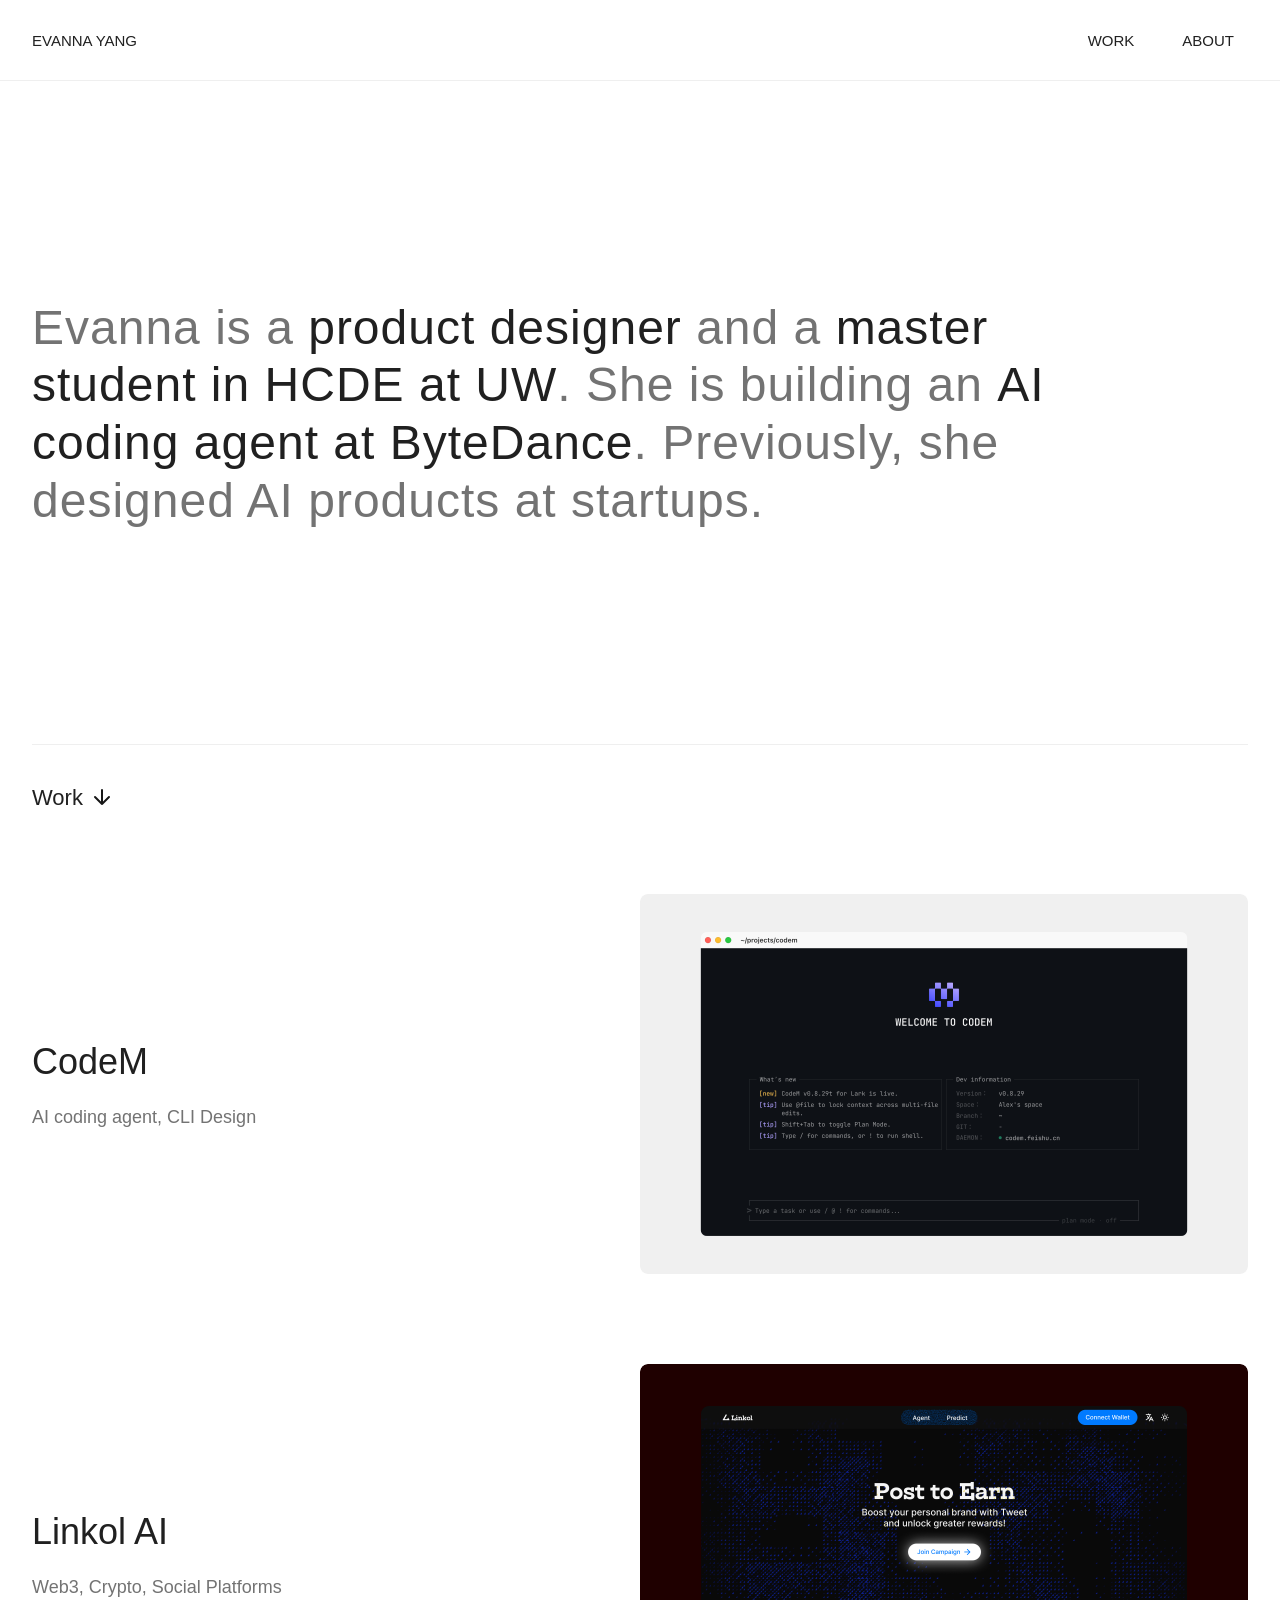
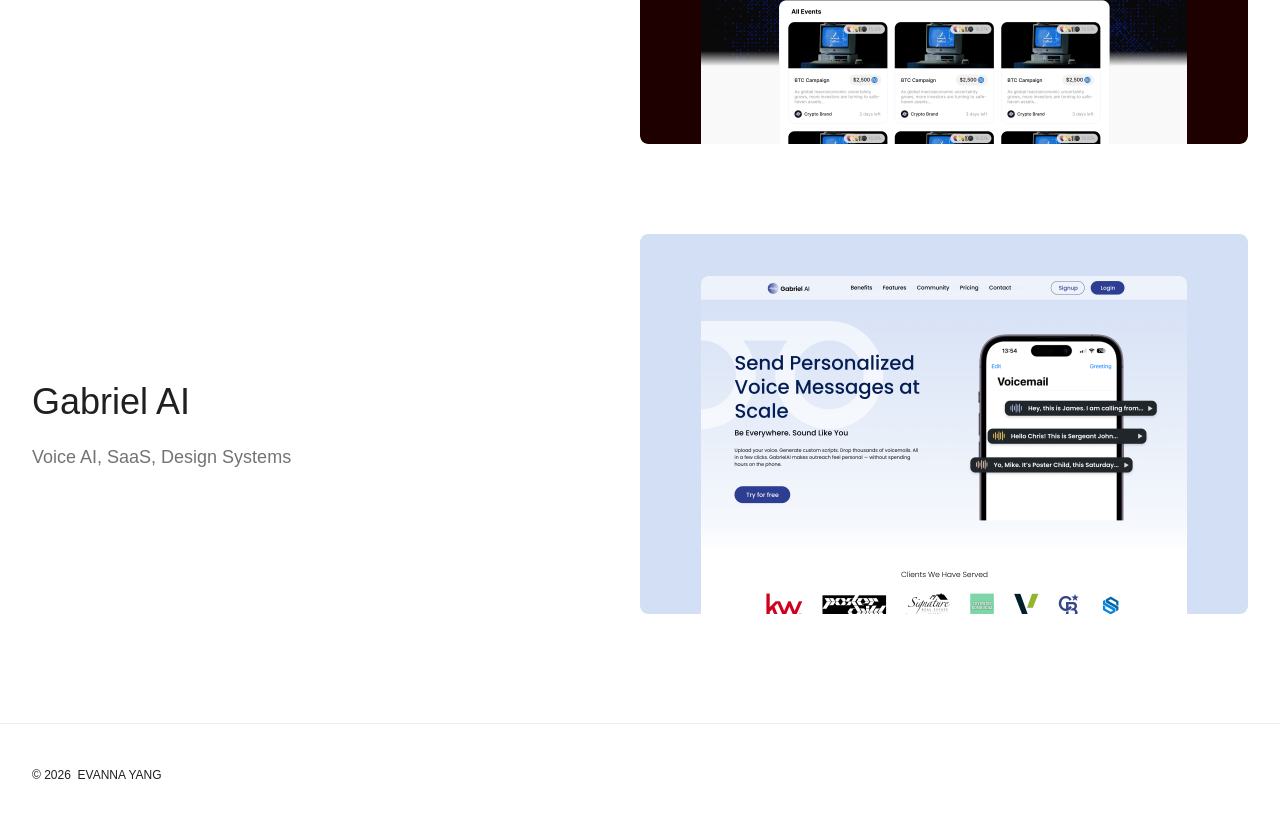
<file: index.html>
<!doctype html>
<html lang="en">
<head>
  <meta charset="utf-8">
  <meta name="viewport" content="width=device-width, initial-scale=1">
  <meta name="description" content="Evanna Yang is a product designer building AI products and developer tools.">
  <title>evannayang‘s portfolio</title>
  <link rel="stylesheet" href="styles/landing.css?v=20261017">
<link rel="stylesheet" href="vendor/lenis/lenis.css"><link rel="stylesheet" href="styles/lenis-integration.css"><link rel="icon" type="image/png" sizes="192x192" href="assets/ey-favicon-192.png"></head>
<body>
  <a class="skip-link" href="#main">Skip to content</a>
  <header class="navigation">
    <a class="wordmark" href="#top">EVANNA YANG</a>
    <nav aria-label="Site navigation"><a href="#work">WORK</a><a href="about.html">ABOUT</a></nav>
  </header>
  <main id="main">
    <section class="hero" id="top" aria-labelledby="hero-title">
      <h1 id="hero-title"><span class="muted">Evanna is a </span><span class="proximity-text">product designer</span><span class="muted"> and a </span><span class="proximity-text">master student in HCDE at UW</span><span class="muted">. She is building an </span><span class="proximity-text">AI coding agent at ByteDance</span><span class="muted">. Previously, she designed AI products at startups.</span></h1>
    </section>
    <section class="work" id="work" aria-labelledby="work-title">
      <div class="section-head"><h2 id="work-title">Work</h2><img src="assets/landing-work-arrow.svg" width="38" height="38" alt="" aria-hidden="true"></div>
      <article class="project">
        <a class="project-link" href="projects/codem-concise.html" aria-label="View CodeM project">
          <div class="project-copy"><h3>CodeM</h3><p>AI coding agent, CLI Design</p></div>
          <div class="project-media"><img class="project-cover" src="assets/landing-codem-cover.png" width="608" height="380" alt="CodeM CLI homepage" loading="lazy"><div class="project-hover codem-hover" aria-hidden="true"><img class="codem-bg" src="assets/codem-hover-bg.png" alt=""><div class="codem-logo"><img src="assets/codem-hover-logo-mark.svg" alt=""><img src="assets/codem-hover-logo-text-1.svg" alt=""><img src="assets/codem-hover-logo-text-2.svg" alt=""></div></div></div>
        </a>
      </article>
      <article class="project">
        <a class="project-link" href="projects/linkol-concise.html" aria-label="View Linkol AI project">
          <div class="project-copy"><h3>Linkol AI</h3><p>Web3, Crypto, Social Platforms</p></div>
          <div class="project-media"><img class="project-cover" src="assets/landing-linkol-cover.png" width="608" height="380" alt="Linkol AI campaign discovery" loading="lazy"><div class="project-hover linkol-hover" aria-hidden="true"><img src="assets/linkol-hover-logo.png" alt=""></div></div>
        </a>
      </article>
      <article class="project">
        <a class="project-link" href="projects/gabriel-concise.html" aria-label="View Gabriel AI project">
          <div class="project-copy"><h3>Gabriel AI</h3><p>Voice AI, SaaS, Design Systems</p></div>
          <div class="project-media"><img class="project-cover" src="assets/landing-gabriel-cover.png" width="608" height="380" alt="Gabriel AI voice outreach landing page" loading="lazy"><div class="project-hover gabriel-hover" aria-hidden="true"><img src="assets/gabriel-hover-logo.png" alt=""></div></div>
        </a>
      </article>
    </section>
  </main>
  <footer id="about">© 2026&nbsp; EVANNA YANG</footer>
<script src="vendor/lenis/lenis.min.js" defer></script><script src="scripts/lenis-init.js" defer></script><script src="scripts/hero-proximity.js?v=20261017" defer></script></body>
</html>
</file>
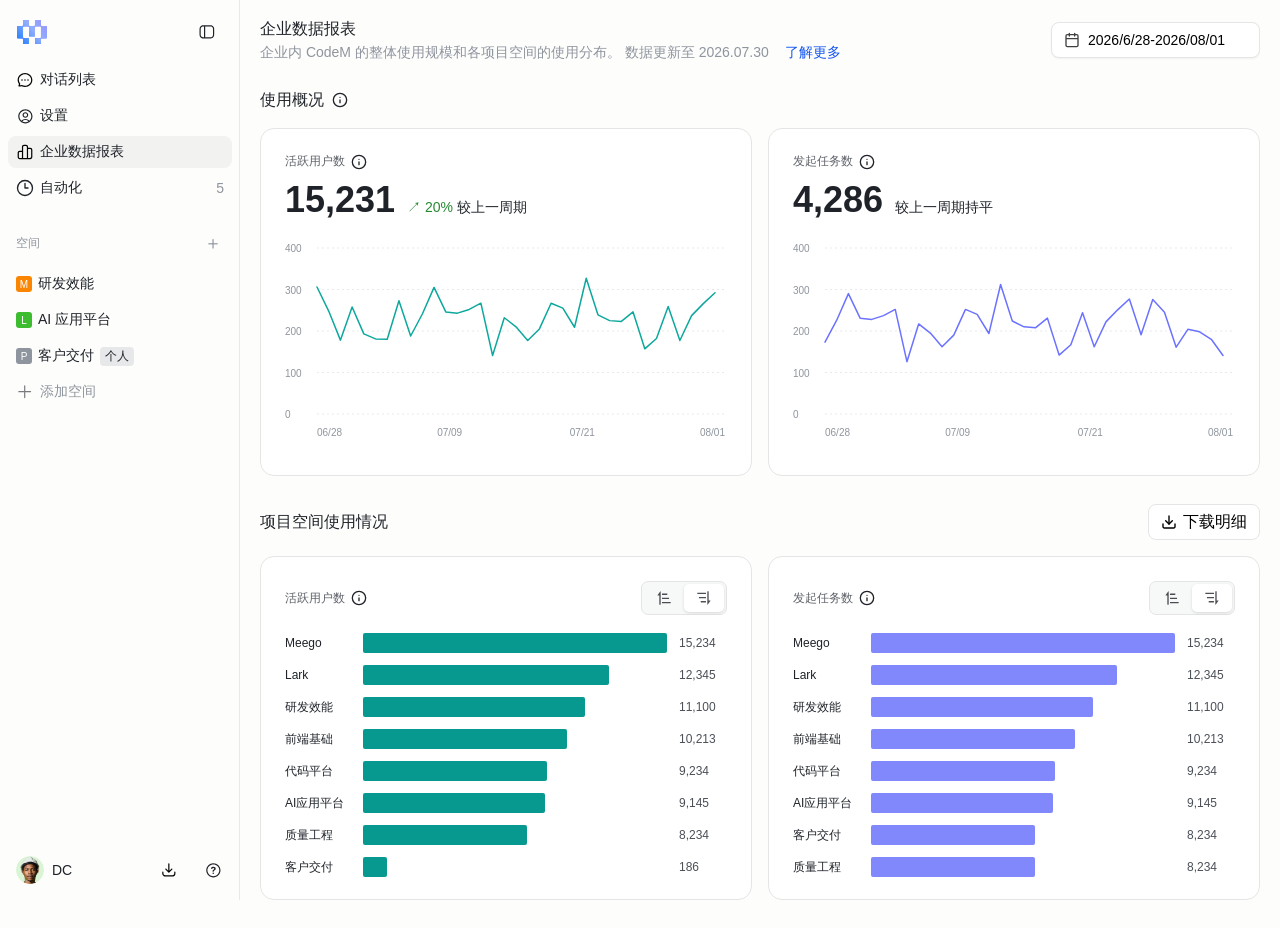
<file: analytics-demo/index.html>
<!doctype html>
<html lang="zh-CN">
<head>
  <meta charset="utf-8">
  <meta name="viewport" content="width=device-width, initial-scale=1">
  <title>CodeM 数据报表 Demo</title>
  <link rel="stylesheet" href="./styles.css">
</head>
<body>
  <div class="app">
    <aside class="sidebar">
      <div class="sidebar-top">
        <div class="brand"><img src="./assets/img6-b2e97.svg" alt="飞书项目"><span class="brand-collapse"><img src="./assets/img24X24-d57ed.svg" alt=""></span></div>
        <div class="menu" id="main-menu">
          <div class="menu-item hover-only"><img src="./assets/img24X25-ae580.svg" alt="">对话列表</div>
          <div class="menu-item hover-only"><img src="./assets/img24X26-65c81.svg" alt="">设置</div>
          <button class="menu-item" data-view="enterprise"><img src="./assets/imgColumn-dab1c.svg" alt="">企业数据报表</button>
          <div class="menu-item hover-only"><img src="./assets/imgClock3-f11c8.svg" alt="">自动化 <small>5</small></div>
        </div>
        <div class="space-heading">空间 <span class="hover-only">＋</span></div>
        <div class="menu" id="space-menu">
          <button class="menu-item" data-view="rd"><span class="space-mark orange">M</span>研发效能</button>
          <button class="menu-item" data-view="ai"><span class="space-mark green">L</span>AI 应用平台</button>
          <div class="menu-item hover-only"><span class="space-mark gray">P</span>客户交付 <em>个人</em></div>
          <div class="menu-item hover-only muted"><img src="./assets/img24X28-be8ae.svg" alt="">添加空间</div>
        </div>
      </div>
      <div class="sidebar-bottom"><span class="account"><img src="./assets/imgAvatarSource-4300b.png" alt="">DC</span><span class="hover-only"><img src="./assets/img24X29-b5744.svg" alt=""></span><span class="hover-only"><img src="./assets/img24X30-402dd.svg" alt=""></span></div>
    </aside>
    <main class="main">
      <div id="space-header" class="space-header hidden"><span id="space-logo" class="space-logo">M</span><span><strong id="space-name">研发效能</strong><small>This is a description</small></span></div>
      <div class="workspace">
        <nav id="space-subnav" class="subnav hidden">
          <div class="hover-only">Agent 定义</div><div class="hover-only">技能和工具</div><div class="hover-only">沙箱</div><div class="selected">数据报表</div><div class="hover-only">操作记录</div><div class="hover-only">空间信息</div>
        </nav>
        <div class="content">
          <header class="report-header">
            <div><h1 id="report-title">企业数据报表</h1><p><span id="report-description">企业内 CodeM 的整体使用规模和各项目空间的使用分布。</span> <span>数据更新至 2026.07.30</span> <a class="hover-only">了解更多</a></p></div>
            <button id="date-trigger" class="date-trigger"><img src="./assets/imgIconCalendar-b6cfc.svg" alt=""><span id="date-label">2026/6/28-2026/08/01</span></button>
          </header>
          <div id="report-body"></div>
        </div>
      </div>
    </main>
  </div>
  <div id="calendar-overlay" class="calendar-overlay hidden"><div class="calendar-popover" role="dialog" aria-label="选择日期范围"><div class="calendar-months" id="calendar-months"></div><div class="calendar-actions"><button data-days="7">近 7 天</button><button data-days="30">近 30 天</button><button data-days="90">近 90 天</button></div></div></div>
  <script src="./app.js"></script>
</body>
</html>
</file>
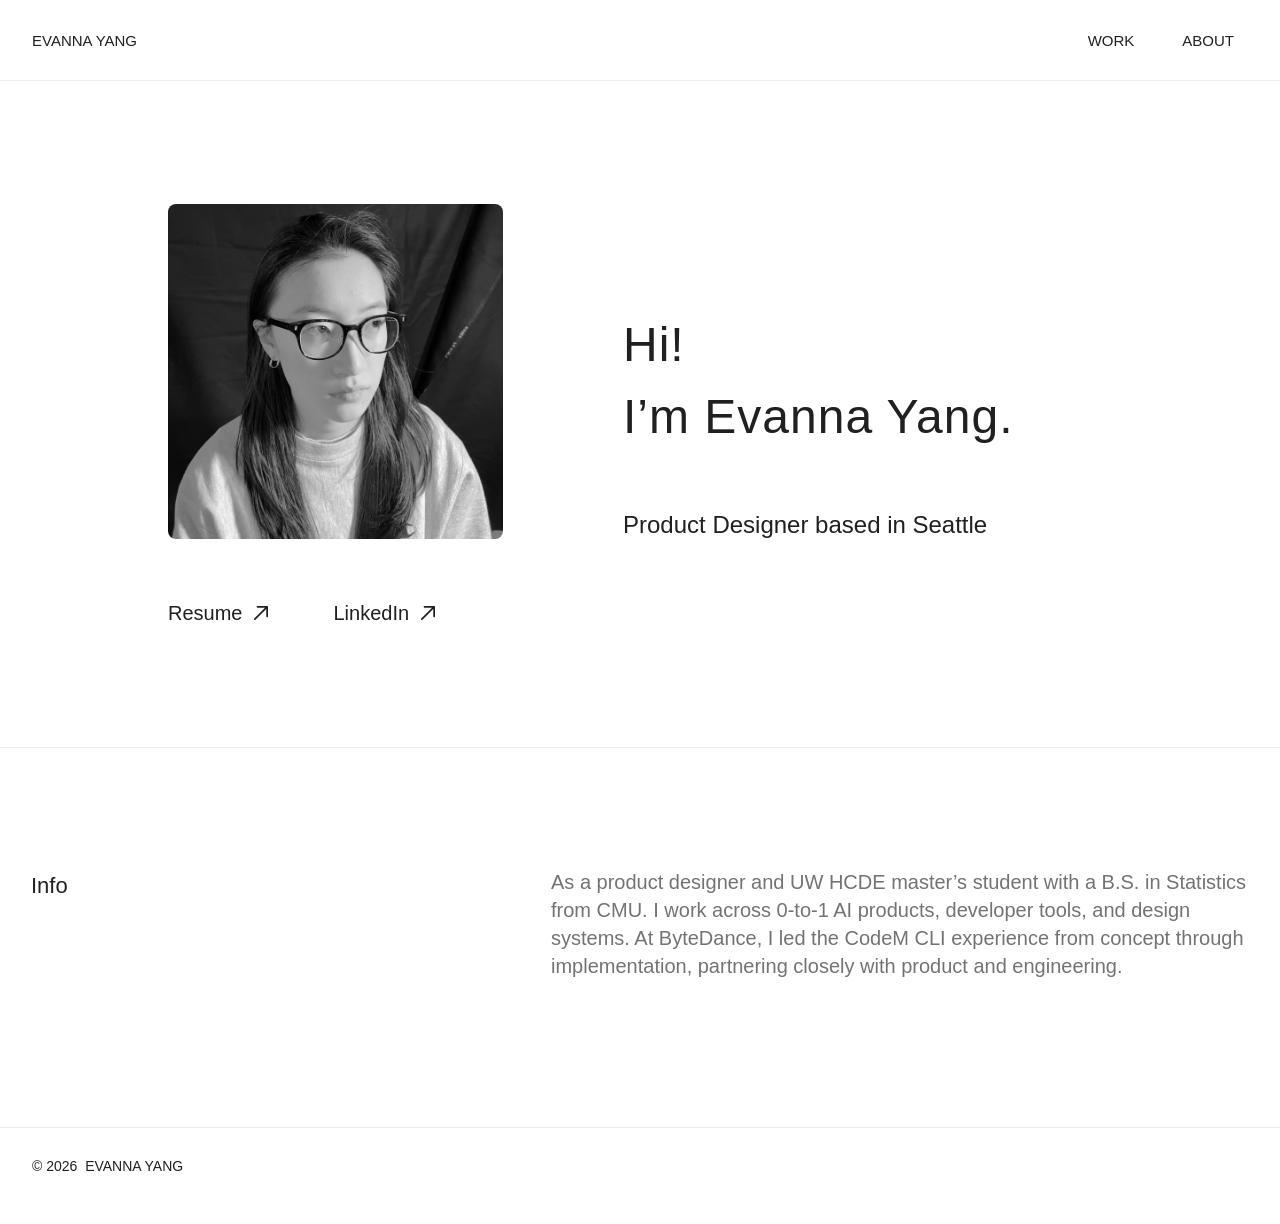
<file: about.html>
<!doctype html>
<html lang="en">
<head>
  <meta charset="utf-8">
  <meta name="viewport" content="width=device-width, initial-scale=1">
  <meta name="description" content="About Evanna Yang, a product designer based in Seattle.">
  <title>About — Evanna Yang</title>
  <link rel="stylesheet" href="styles/about.css">
<link rel="stylesheet" href="vendor/lenis/lenis.css"><link rel="stylesheet" href="styles/lenis-integration.css"><link rel="icon" type="image/png" sizes="192x192" href="assets/ey-favicon-192.png"></head>
<body>
  <a class="skip-link" href="#main">Skip to content</a>
  <header class="navigation">
    <a class="wordmark" href="index.html">EVANNA YANG</a>
    <nav aria-label="Site navigation"><a href="index.html#work">WORK</a><a href="about.html" aria-current="page">ABOUT</a></nav>
  </header>
  <main id="main">
    <section class="intro" aria-labelledby="intro-title">
      <div class="portrait"><img src="assets/about-portrait.jpg" width="3024" height="4032" alt="Portrait of Evanna Yang"></div>
      <div class="intro-copy">
        <h1 id="intro-title">Hi!<br>I’m Evanna Yang.</h1>
        <p>Product Designer based in Seattle</p>
      </div>
      <div class="intro-links">
        <a href="assets/EVANNA-RESUME-NEW.pdf?v=20261017" target="_blank" rel="noopener noreferrer">Resume <img src="assets/about-external-arrow.svg" width="14" height="14" alt=""></a>
        <a href="https://www.linkedin.com/in/fan-evanna-yang" target="_blank" rel="noopener noreferrer">LinkedIn <img src="assets/about-external-arrow.svg" width="14" height="14" alt=""></a>
      </div>
    </section>
    <section class="info" aria-labelledby="info-title">
      <h2 id="info-title">Info</h2>
      <p>As a product designer and UW HCDE master’s student with a B.S. in Statistics from CMU. I work across 0-to-1 AI products, developer tools, and design systems. At ByteDance, I led the CodeM CLI experience from concept through implementation, partnering closely with product and engineering.</p>
    </section>
  </main>
  <footer>© 2026&nbsp; EVANNA YANG</footer>
<script src="vendor/lenis/lenis.min.js" defer></script><script src="scripts/lenis-init.js" defer></script></body>
</html>
</file>
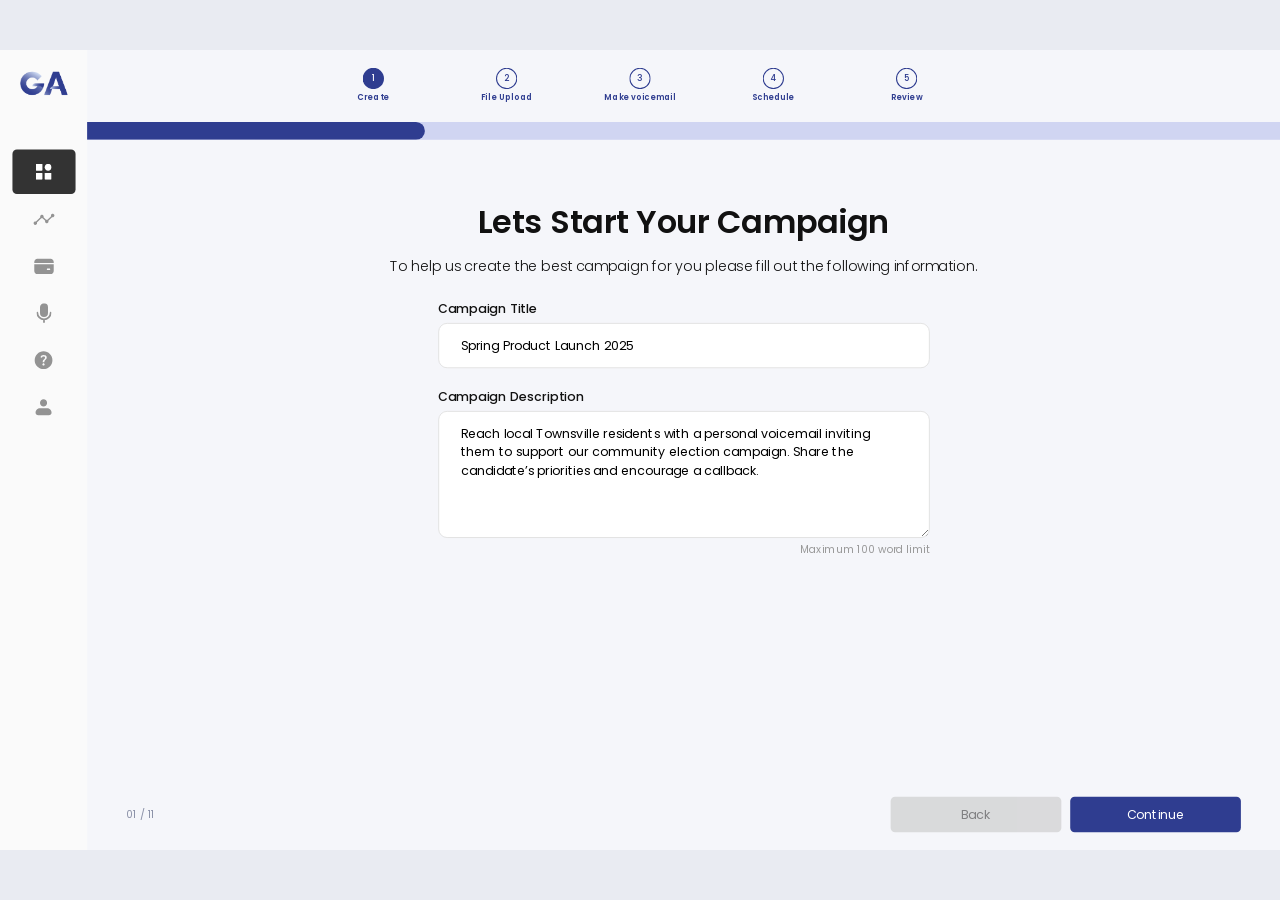
<file: onboarding-prototype.html>
<!doctype html><html lang="en"><head><meta charset="utf-8"><meta name="viewport" content="width=device-width,initial-scale=1"><title>GA Campaign Onboarding Prototype</title><link rel="preconnect" href="https://fonts.googleapis.com"><link rel="preconnect" href="https://fonts.gstatic.com" crossorigin><link href="https://fonts.googleapis.com/css2?family=Poppins:wght@300;400;500;600&display=swap" rel="stylesheet"><link rel="stylesheet" href="styles/onboarding-prototype.css?v=20261015-speed"><link rel="stylesheet" href="vendor/lenis/lenis.css"><link rel="stylesheet" href="styles/lenis-integration.css"><link rel="icon" type="image/png" sizes="192x192" href="assets/ey-favicon-192.png"></head><body><div class="app"><aside class="sidebar"><div class="logo"><img src="assets/onboarding/logo.png" alt="GA"></div><div class="nav active"><img src="assets/onboarding/5b23a.svg" alt="Campaigns"></div><div class="nav"><img src="assets/onboarding/52162.svg" alt="Analytics"></div><div class="nav"><img src="assets/onboarding/016a8.svg" alt="Payments"></div><div class="nav"><img src="assets/onboarding/00f1e.svg" alt="Voice"></div><div class="nav"><img src="assets/onboarding/2cff0.svg" alt="Help"></div><div class="nav"><img src="assets/onboarding/6e924.svg" alt="Profile"></div></aside><main><header><div class="steps" id="steps"></div><div class="track"><div class="track-fill" id="trackFill"></div></div></header><section class="stage" id="stage" aria-live="polite"></section><footer><span id="pageCount">01 / 11</span><div class="actions"><button id="back" class="secondary">Back</button><button id="next" class="primary">Continue</button></div></footer></main></div><div class="demo-cursor" id="cursor" aria-hidden="true"><span></span></div><script src="scripts/onboarding-prototype.js?v=20261015-fit2"></script><script src="vendor/lenis/lenis.min.js" defer></script><script src="scripts/lenis-init.js" defer></script></body></html>
</file>
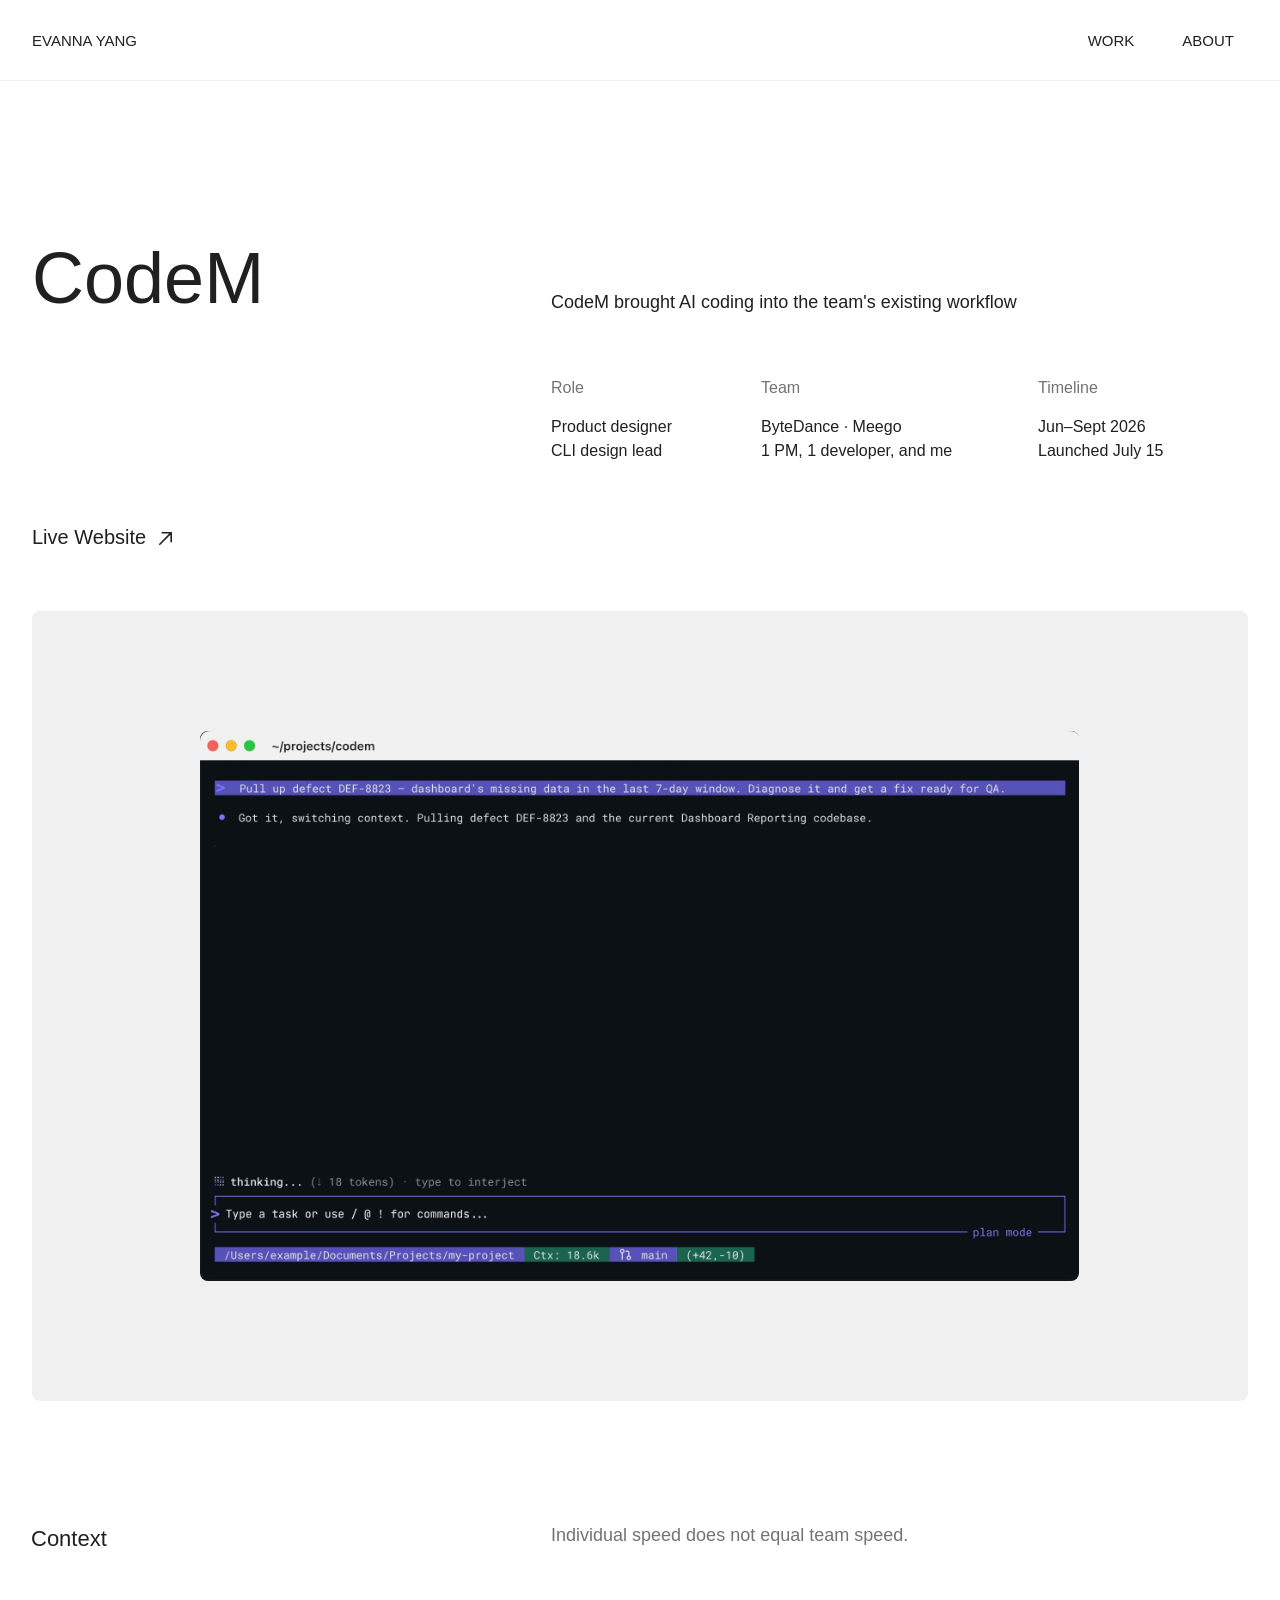
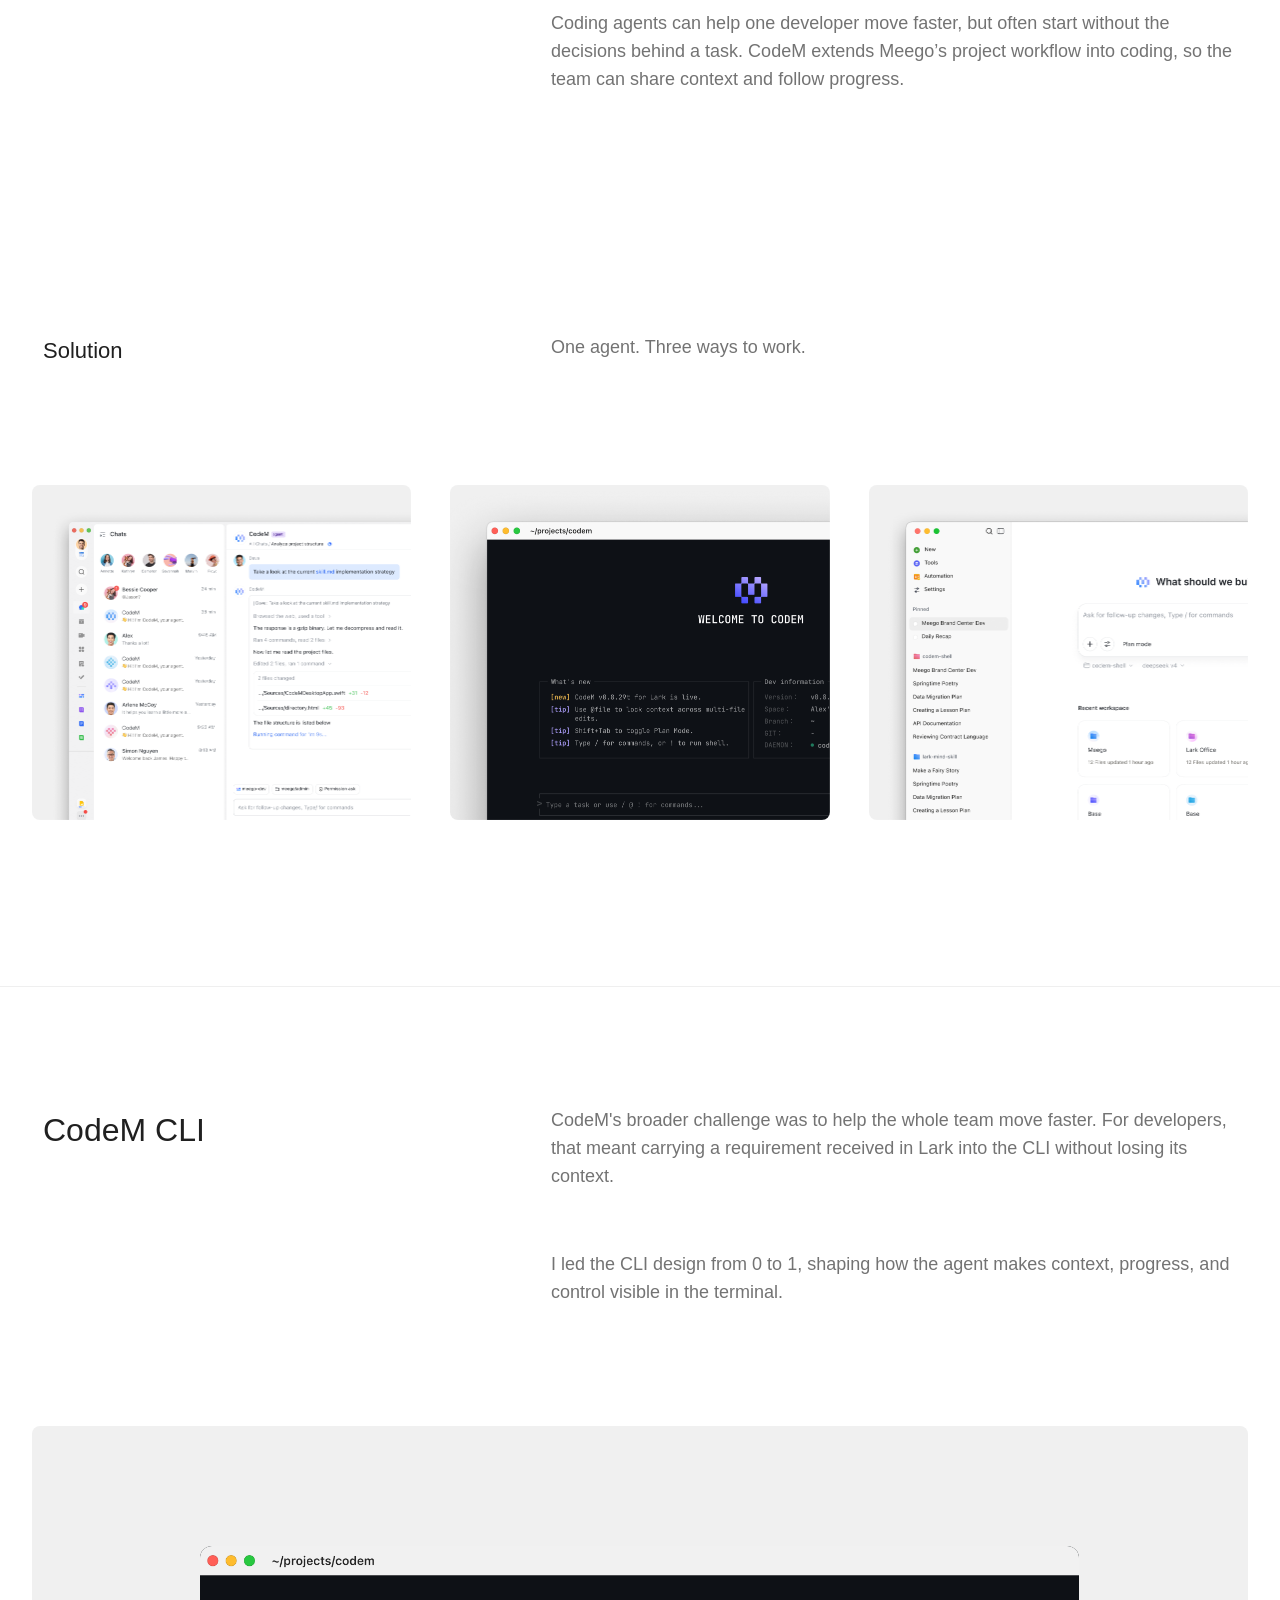
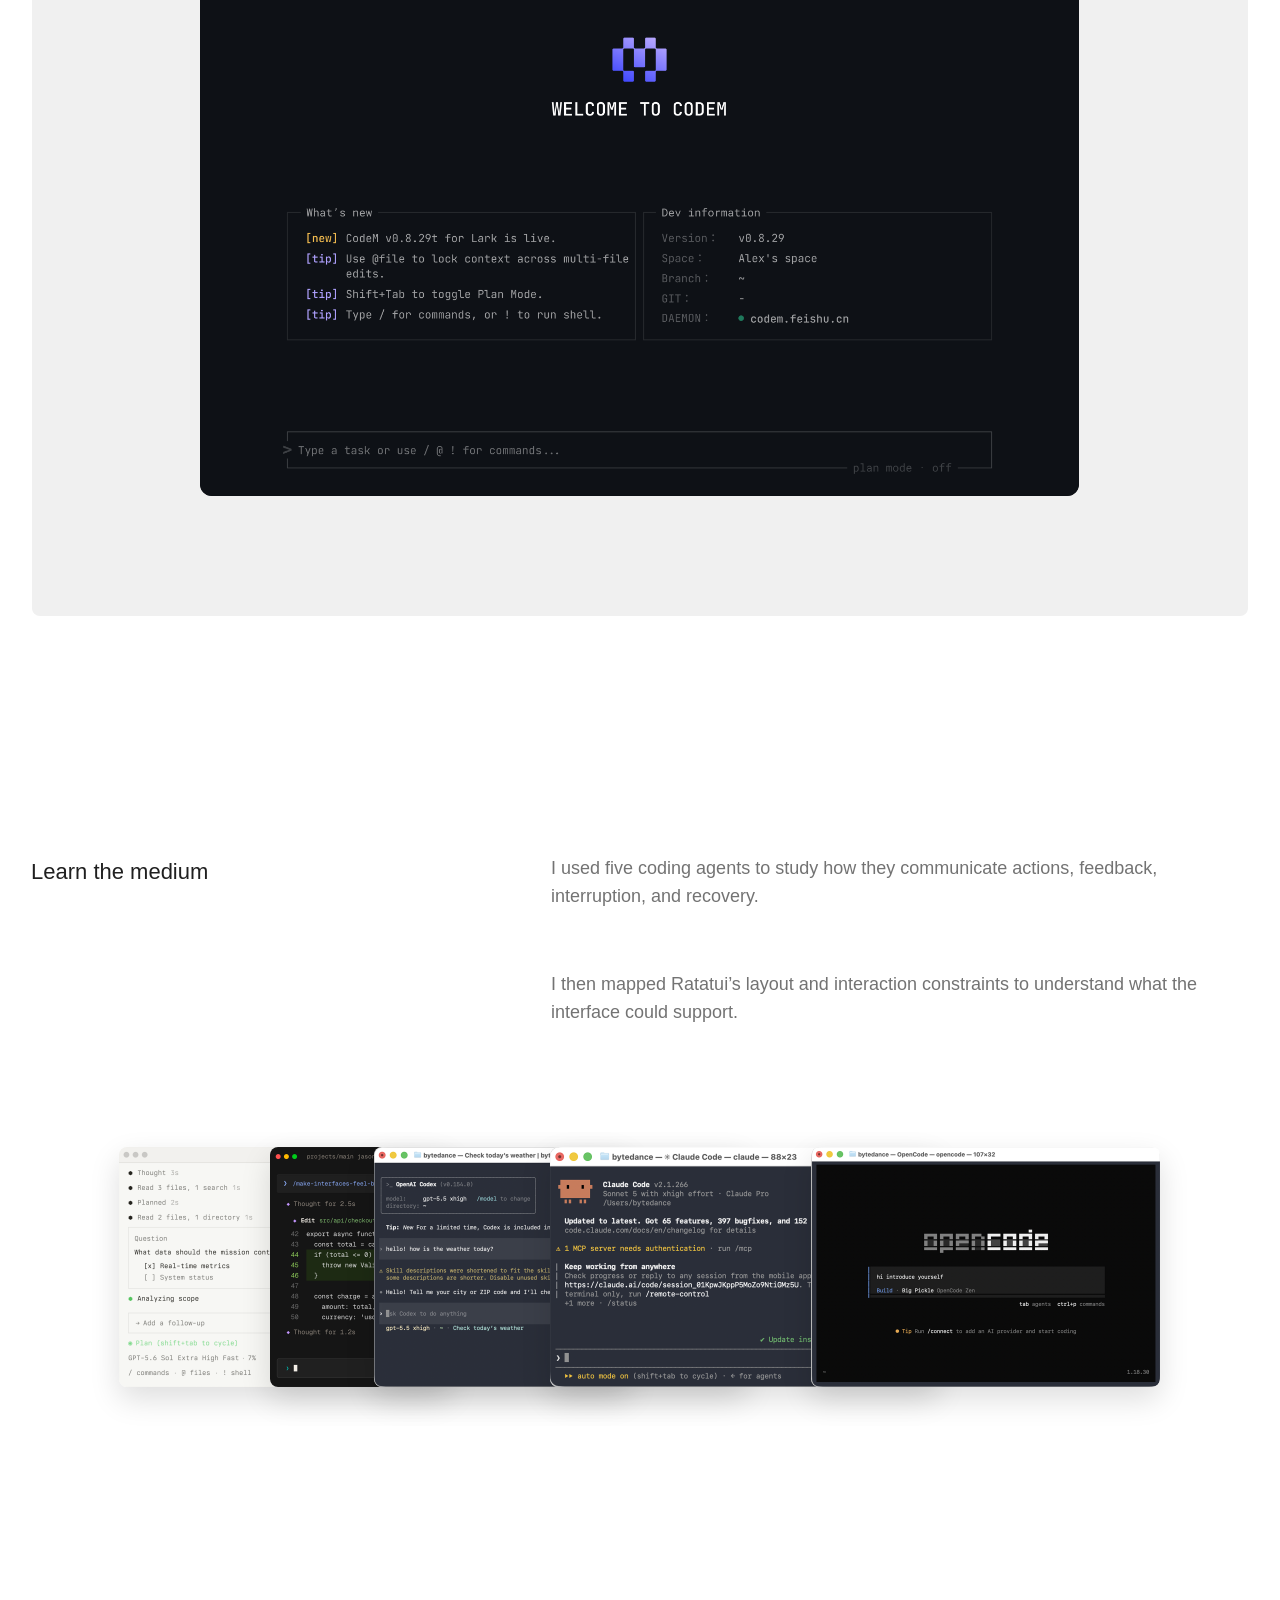
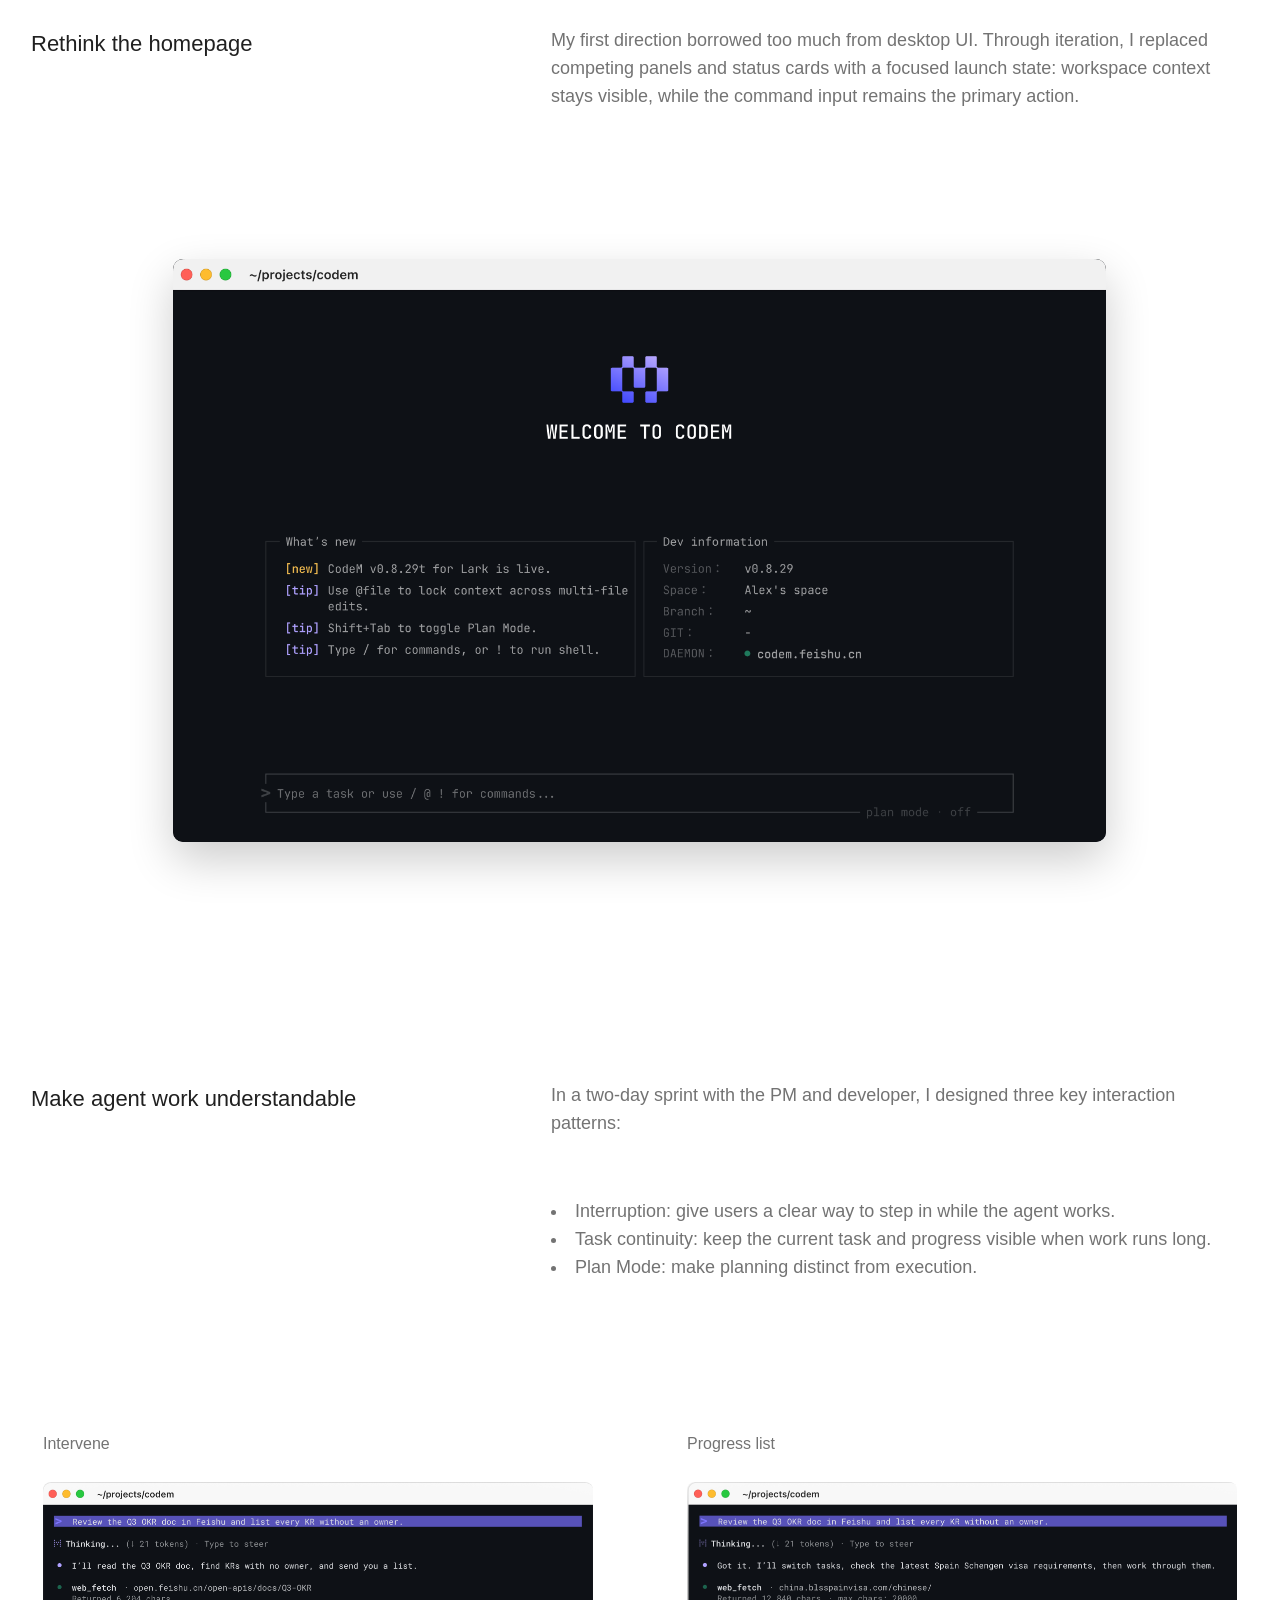
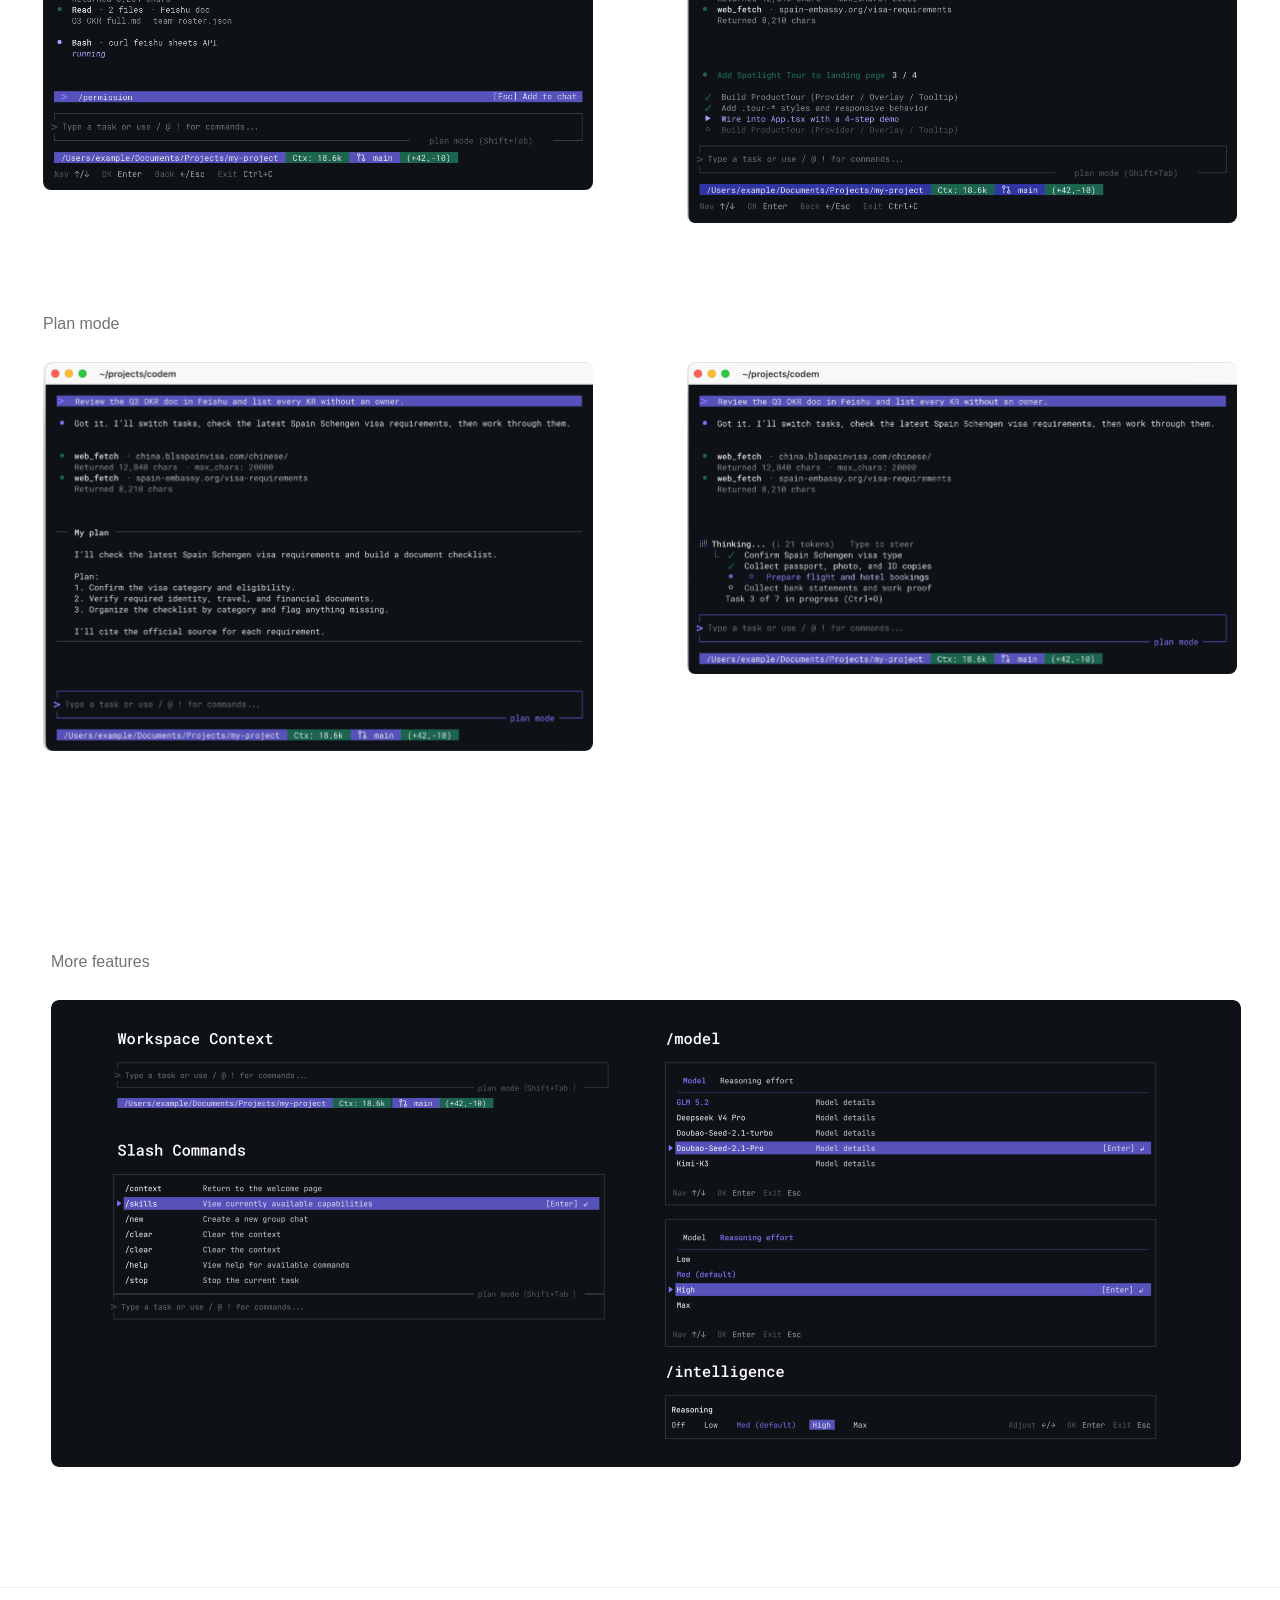
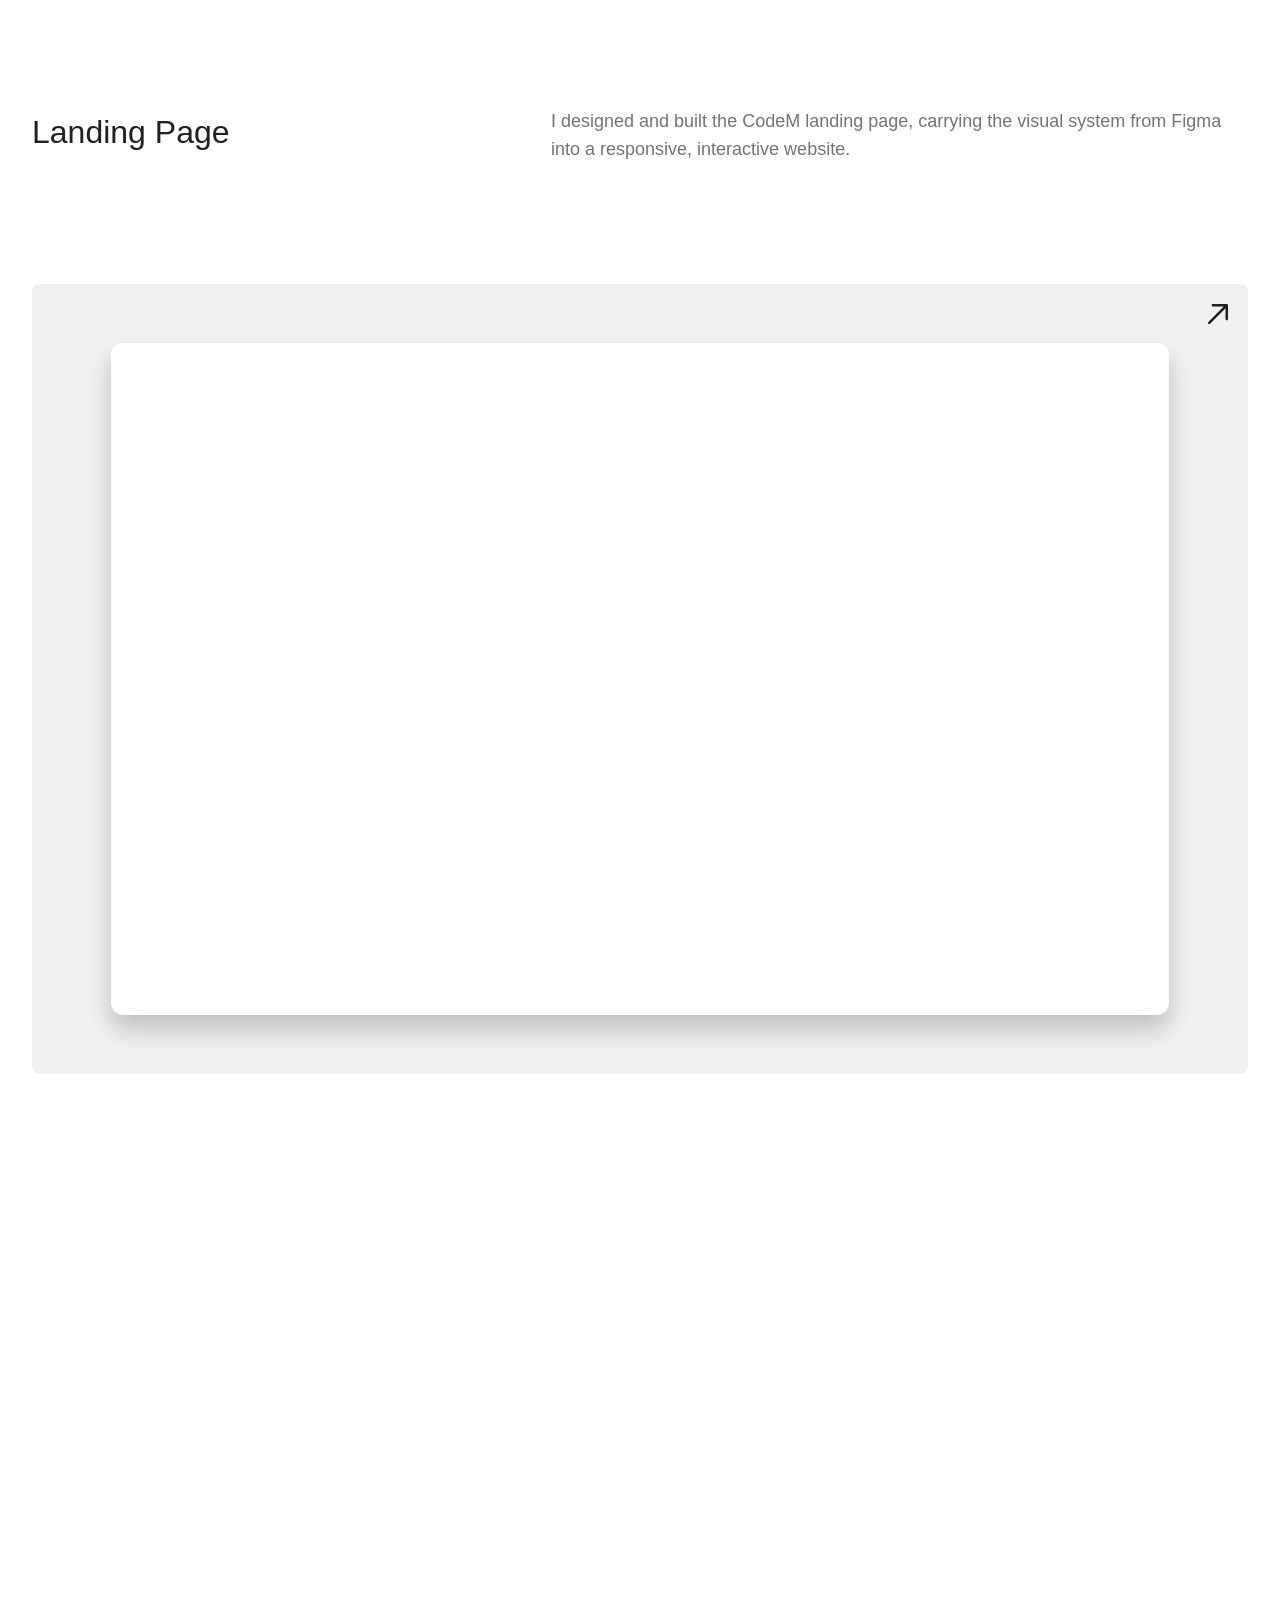
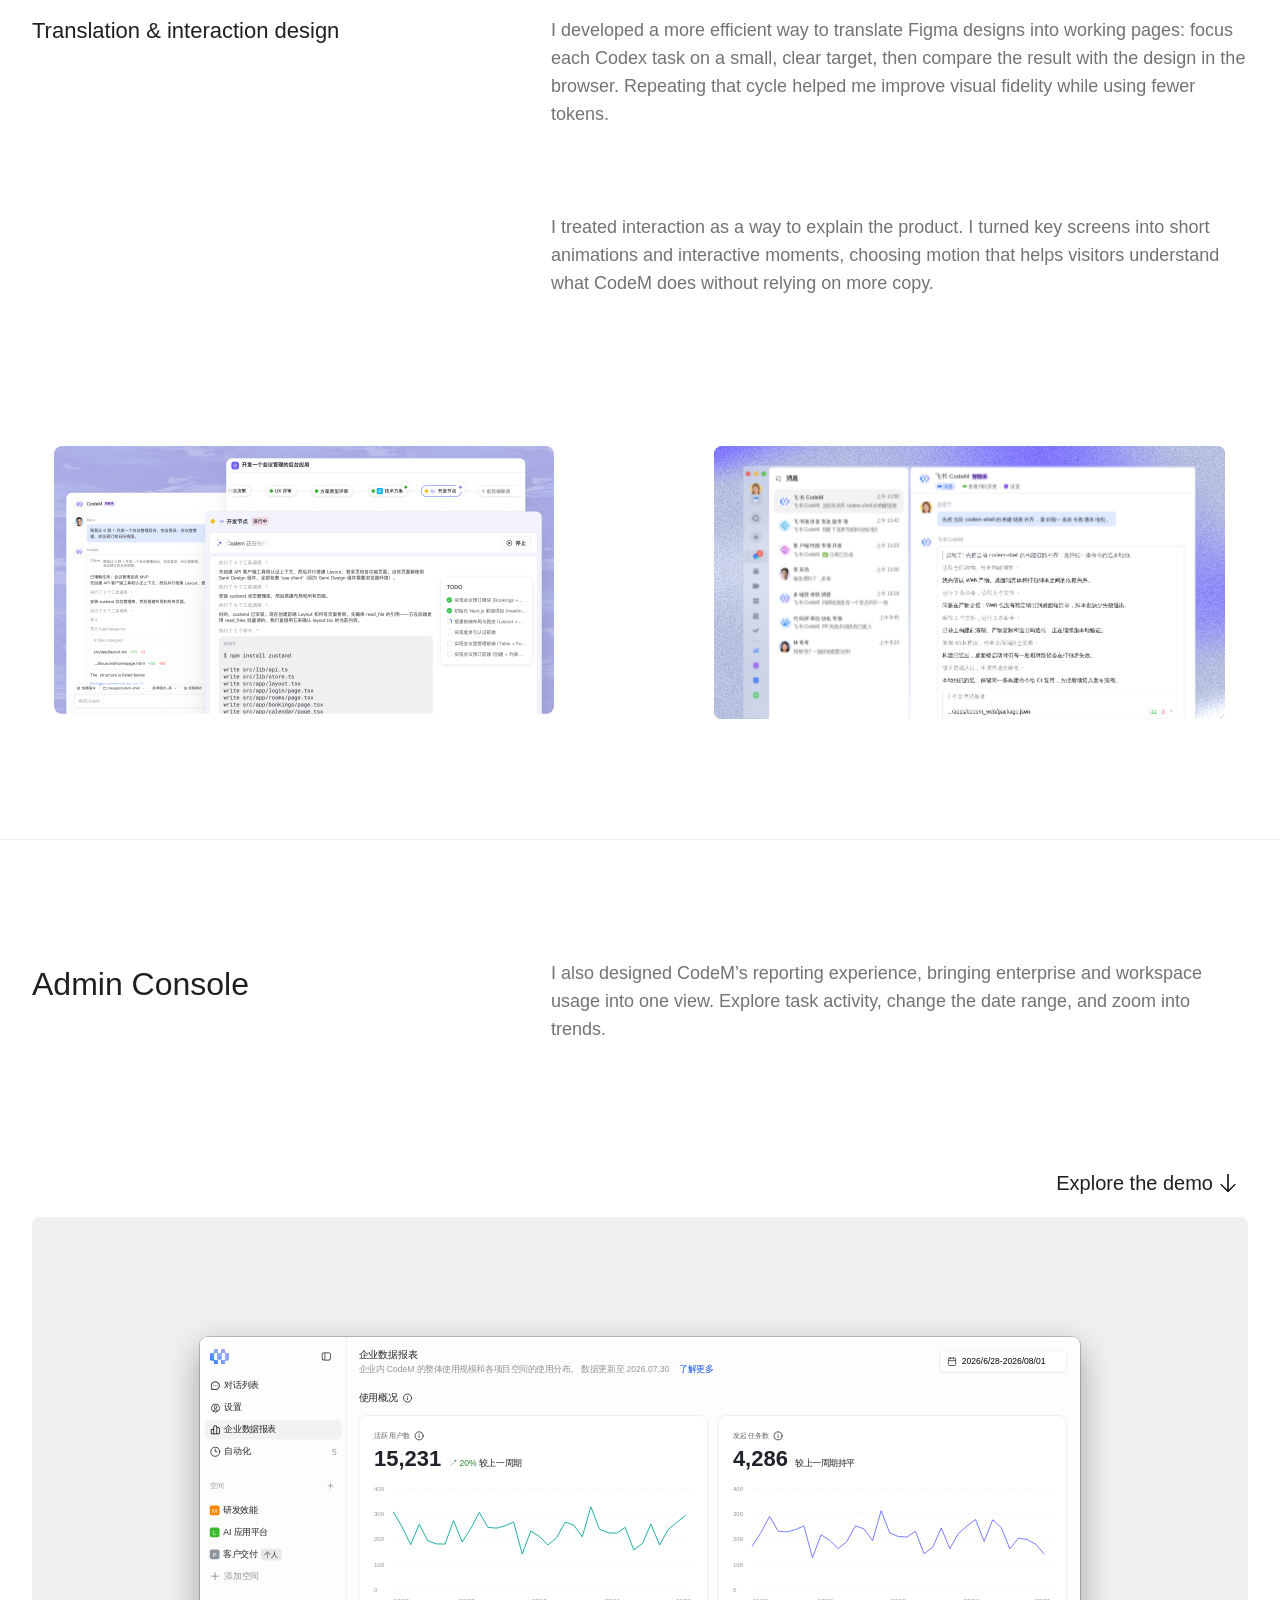
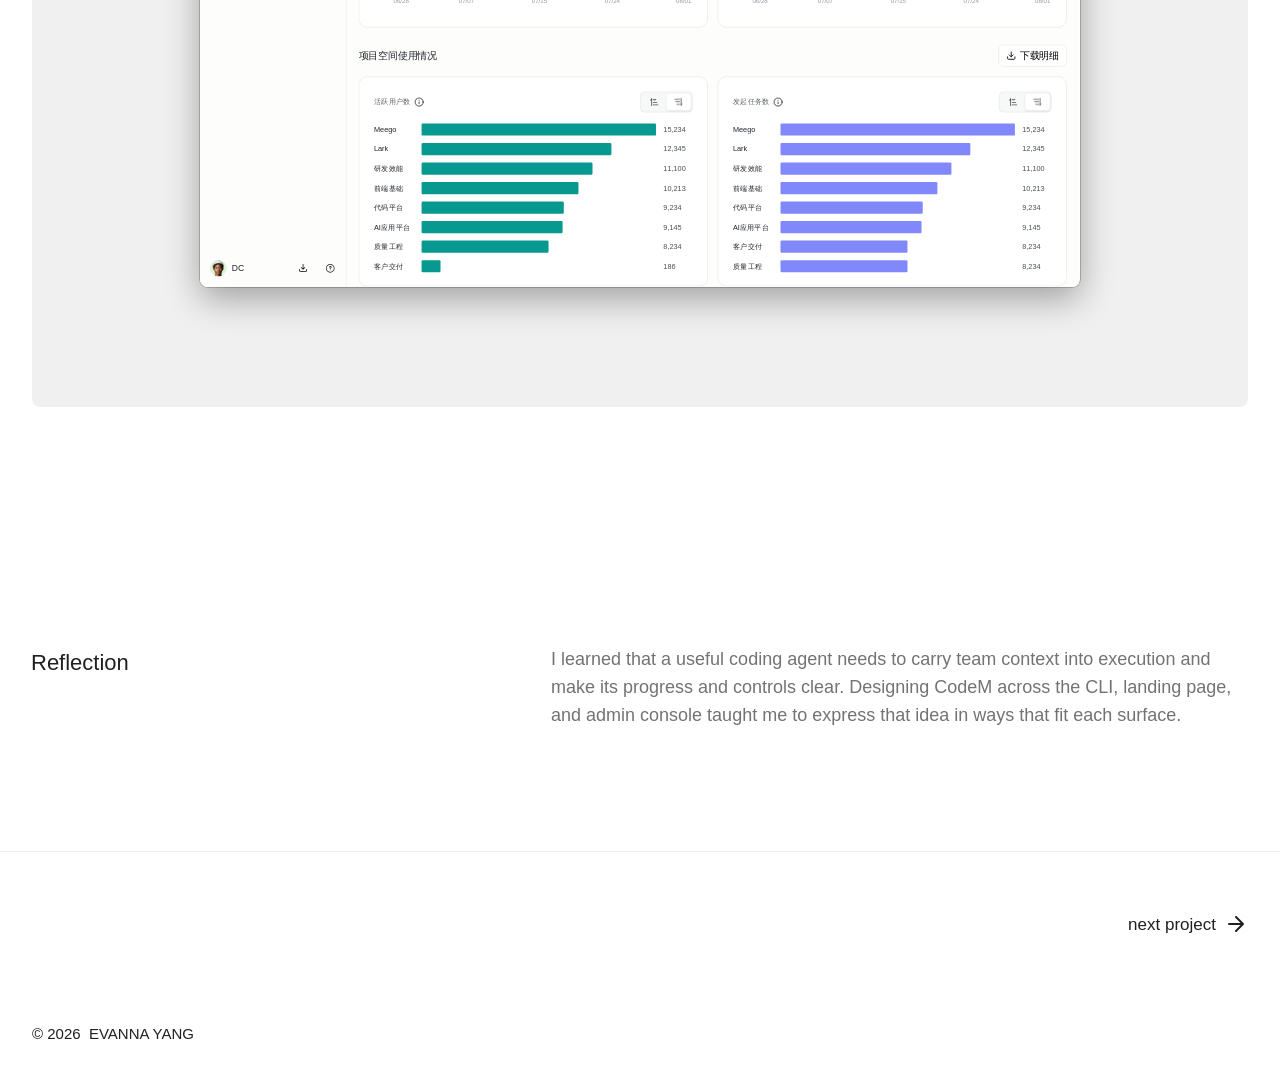
<file: projects/codem-concise.html>
<!doctype html>
<html lang="en">
<head>
  <meta charset="utf-8"><meta name="viewport" content="width=device-width, initial-scale=1">
  <meta name="description" content="CodeM connects team context with AI coding. A product design case study by Evanna Yang.">
  <title>evannayang.com/work/codem</title><link rel="stylesheet" href="../styles/codem-figma.css?v=20261017b"><link rel="stylesheet" href="../styles/project-footer.css"><link rel="stylesheet" href="../styles/site-navigation.css">
<link rel="stylesheet" href="../vendor/lenis/lenis.css"><link rel="stylesheet" href="../styles/lenis-integration.css"><link rel="icon" type="image/png" sizes="192x192" href="../assets/ey-favicon-192.png"></head>
<body>
  <a class="skip-link" href="#main">Skip to content</a>
  <header class="navigation" id="site-header"><a class="wordmark" href="../index.html">EVANNA YANG</a><nav aria-label="Site navigation"><a href="../index.html#work">WORK</a><a href="../about.html">ABOUT</a></nav></header>
  <main id="main"><article>
    <section class="overview" id="top"><h1>CodeM</h1>
      <p class="overview-intro">CodeM brought AI coding into the team's existing workflow</p>
      <dl class="meta"><div><dt>Role</dt><dd>Product designer<br>CLI design lead</dd></div><div><dt>Team</dt><dd>ByteDance · Meego<br>1 PM, 1 developer, and me</dd></div><div><dt>Timeline</dt><dd>Jun–Sept 2026<br>Launched July 15</dd></div></dl>
      <a class="live-link" href="https://codem.feishu.cn/home" target="_blank" rel="noopener noreferrer">Live Website <img src="../assets/icon-live-website.svg" width="14" height="14" alt="" aria-hidden="true"></a>
      <div class="hero-well"><video src="../Source/codem-cli-motion-hq.mp4" poster="../Source/codem-cli-motion-poster.jpg" width="879" height="550" autoplay muted loop playsinline preload="auto" disablepictureinpicture aria-label="Final CodeM CLI experience"></video></div>
    </section>
    <section class="why" id="why"><h2>Context</h2><p>Individual speed does not equal team speed.</p><p>Coding agents can help one developer move faster, but often start without the decisions behind a task. CodeM extends Meego’s project workflow into coding, so the team can share context and follow progress.</p></section>
    <section class="solution" id="solution"><h2>Solution</h2><p>One agent. Three ways to work.</p><div class="surface-grid">
      <img src="../assets/surface-lark.png" width="759" height="670" alt="CodeM in a Lark conversation" loading="lazy">
      <img src="../assets/surface-cli.png" width="759" height="670" alt="CodeM in the command line" loading="lazy">
      <img src="../assets/surface-desktop.png" width="759" height="670" alt="CodeM desktop workspace" loading="lazy">
    </div></section>
    <section class="cli-intro" id="cli"><h2>CodeM CLI</h2><p>CodeM's broader challenge was to help the whole team move faster. For developers, that meant carrying a requirement received in Lark into the CLI without losing its context.</p><p class="cli-contribution">I led the CLI design from 0 to 1, shaping how the agent makes context, progress, and control visible in the terminal.</p><div class="cli-well"><img src="../Source/image/final_homepage.png" width="3292" height="2058" alt="Final CodeM CLI homepage" loading="lazy"></div></section>
    <section class="case-panel cli-medium" id="cli-medium" aria-labelledby="medium-title">
      <h2 id="medium-title">Learn the medium</h2>
      <p class="panel-copy medium-first">I used <strong>five coding agents</strong> to study how they communicate actions, feedback, interruption, and recovery.</p>
      <p class="panel-copy medium-second">I then mapped <strong>Ratatui</strong>’s layout and interaction constraints to understand what the interface could support.</p>
      <div class="bounce-viewport"><div class="bounce-stage" aria-label="Five coding agent interfaces">
        <button class="bounce-card" type="button" aria-label="Cursor" data-card="0"><img src="../assets/codem-bounce/1.png" width="1324" height="960" alt="Cursor agent interface"><span>Cursor</span></button>
        <button class="bounce-card" type="button" aria-label="Grok" data-card="1"><img src="../assets/codem-bounce/2.png" width="1436" height="960" alt="Grok agent interface"><span>Grok</span></button>
        <button class="bounce-card" type="button" aria-label="Codex" data-card="2"><img src="../assets/codem-bounce/3.png" width="1492" height="960" alt="Codex agent interface"><span>Codex</span></button>
        <button class="bounce-card" type="button" aria-label="Claude Code" data-card="3"><img src="../assets/codem-bounce/4.png" width="1548" height="960" alt="Claude Code agent interface"><span>Claude Code</span></button>
        <button class="bounce-card" type="button" aria-label="OpenCode" data-card="4"><img src="../assets/codem-bounce/5.png" width="1396" height="960" alt="OpenCode agent interface"><span>OpenCode</span></button>
      </div></div>
    </section>
    <section class="case-panel cli-homepage" id="cli-homepage" aria-labelledby="homepage-title">
      <h2 id="homepage-title">Rethink the homepage</h2>
      <p class="panel-copy">My first direction borrowed too much from desktop UI. Through iteration, I replaced competing panels and status cards with a focused launch state: workspace context stays visible, while the command input remains the primary action.</p>
      <div class="homepage-shot"><img src="../Source/image/final_homepage.png" width="3292" height="2058" alt="Final CodeM CLI homepage" loading="lazy"></div>
    </section>
    <section class="case-panel cli-features" id="cli-features" aria-labelledby="features-title">
      <h2 id="features-title">Make agent work understandable</h2>
      <p class="panel-copy">In a two-day sprint with the PM and developer, I designed three key interaction patterns:</p>
      <ul class="feature-summary"><li><strong>Interruption:</strong> give users a clear way to step in while the agent works.</li><li><strong>Task continuity:</strong> keep the current task and progress visible when work runs long.</li><li><strong>Plan Mode:</strong> make planning distinct from execution.</li></ul>
      <div class="feature-item feature-intervene"><h3>Intervene</h3><div class="feature-crop"><img src="../assets/cli-intervene-new.png" width="2644" height="1781" alt="CodeM CLI interruption state" loading="lazy"></div></div>
      <div class="feature-item feature-progress"><h3>Progress list</h3><div class="feature-crop"><img src="../assets/cli-progress-new.png" width="2646" height="1912" alt="CodeM CLI task progress" loading="lazy"></div></div>
      <div class="feature-item feature-plan"><h3>Plan mode</h3><div class="feature-crop"><img src="../assets/cli-plan-new.png" width="2656" height="2105" alt="CodeM CLI Plan Mode" loading="lazy"></div></div>
      <div class="feature-item feature-state"><div class="feature-crop"><img src="../assets/cli-state-new.png" width="2650" height="1797" alt="CodeM CLI task continuity" loading="lazy"></div></div>
      <div class="feature-more"><h3>More features</h3><img src="../assets/cli-more-new.png" width="4760" height="1868" alt="CodeM CLI workspace context, slash commands, model and intelligence controls" loading="lazy"></div>
    </section>
    <section class="case-panel landing-overview" id="landing-overview" aria-labelledby="landing-title">
      <h2 id="landing-title">Landing Page</h2><p class="panel-copy">I designed and built the CodeM landing page, carrying the visual system from Figma into a responsive, interactive website.</p>
      <div class="landing-scroll-region"><div class="landing-well"><div class="landing-scrollport" role="region" aria-label="Scroll the CodeM landing page preview"><div class="landing-live-window"><iframe src="https://codem.feishu.cn/home" title="Live CodeM landing page" loading="lazy" scrolling="yes"></iframe></div></div><a class="open-landing" href="https://codem.feishu.cn/home" target="_blank" rel="noopener noreferrer" aria-label="Open live CodeM landing page"><img src="../assets/icon-live-website.svg" width="36" height="36" alt="" aria-hidden="true"></a></div></div>
    </section>
    <section class="case-panel landing-design" id="landing-design" aria-labelledby="landing-design-title">
      <h2 id="landing-design-title">Translation &amp; interaction design</h2>
      <p class="panel-copy design-first">I developed a more <strong>efficient</strong> way to translate Figma designs into working pages: focus each <strong>Codex</strong> task on a small, clear target, then compare the result with the design in the browser. Repeating that cycle helped me improve visual fidelity while using <strong>fewer tokens</strong>.</p>
      <p class="panel-copy design-second">I treated <strong>interaction</strong> as a way to explain the product. I turned key screens into <strong>short animations</strong> and <strong>interactive moments</strong>, choosing motion that helps visitors understand what CodeM does without relying on more copy.</p>
      <div class="landing-comparison"><div class="landing-static"><img src="../assets/codem-old-hero.png" width="2000" height="1072" alt="Old static CodeM hero image" loading="lazy"></div><div class="landing-live"><iframe src="./codem-hero-embed.html" title="Interactive CodeM Hero" loading="lazy"></iframe></div></div>
    </section>
    <section class="case-panel admin-overview" id="admin-overview" aria-labelledby="admin-title">
      <h2 id="admin-title">Admin Console</h2><p class="panel-copy">I also designed CodeM’s reporting experience, bringing enterprise and workspace usage into one view. Explore task activity, change the date range, and zoom into trends.</p>
      <a class="demo-link" href="#admin-demo">Explore the demo <img src="../assets/icon-live-website.svg" width="14" height="14" alt="" aria-hidden="true"></a>
      <div class="admin-well" id="admin-demo"><div class="admin-window"><iframe src="../analytics-demo/index.html" title="Interactive CodeM data reports" loading="lazy"></iframe></div></div>
    </section>
    <section class="case-panel reflection" id="reflection" aria-labelledby="reflection-title"><h2 id="reflection-title">Reflection</h2><p class="panel-copy">I learned that a useful coding agent needs to carry team context into execution and make its progress and controls clear. Designing CodeM across the CLI, landing page, and admin console taught me to express that idea in ways that fit each surface.</p></section>
  </article></main>
  <footer id="contact" class="project-footer"><a class="next-project" href="./linkol-concise.html" aria-label="Next project: Linkol AI" style="--reveal-width:83px"><span class="next-project-label"><span class="project-name">Linkol AI&nbsp;/&nbsp;</span>next project</span><span class="next-project-arrow"><img src="../assets/icon-next-project.svg" width="16" height="16" alt=""></span></a><span class="copyright">© 2026&nbsp; EVANNA YANG</span></footer>
  <script src="../scripts/codem-header.js" defer></script>
  <script src="../scripts/codem-case.js?v=20261017" defer></script>
  <script>
    const heroVideo = document.querySelector('.hero-well video');
    const startHeroVideo = () => heroVideo.play().catch(() => {});
    heroVideo.addEventListener('loadeddata', startHeroVideo);
    window.addEventListener('pageshow', startHeroVideo);
    document.addEventListener('visibilitychange', () => {
      if (!document.hidden) startHeroVideo();
    });
    startHeroVideo();
  </script>
<script src="../vendor/lenis/lenis.min.js" defer></script><script src="../scripts/lenis-init.js" defer></script></body>
</html>
</file>
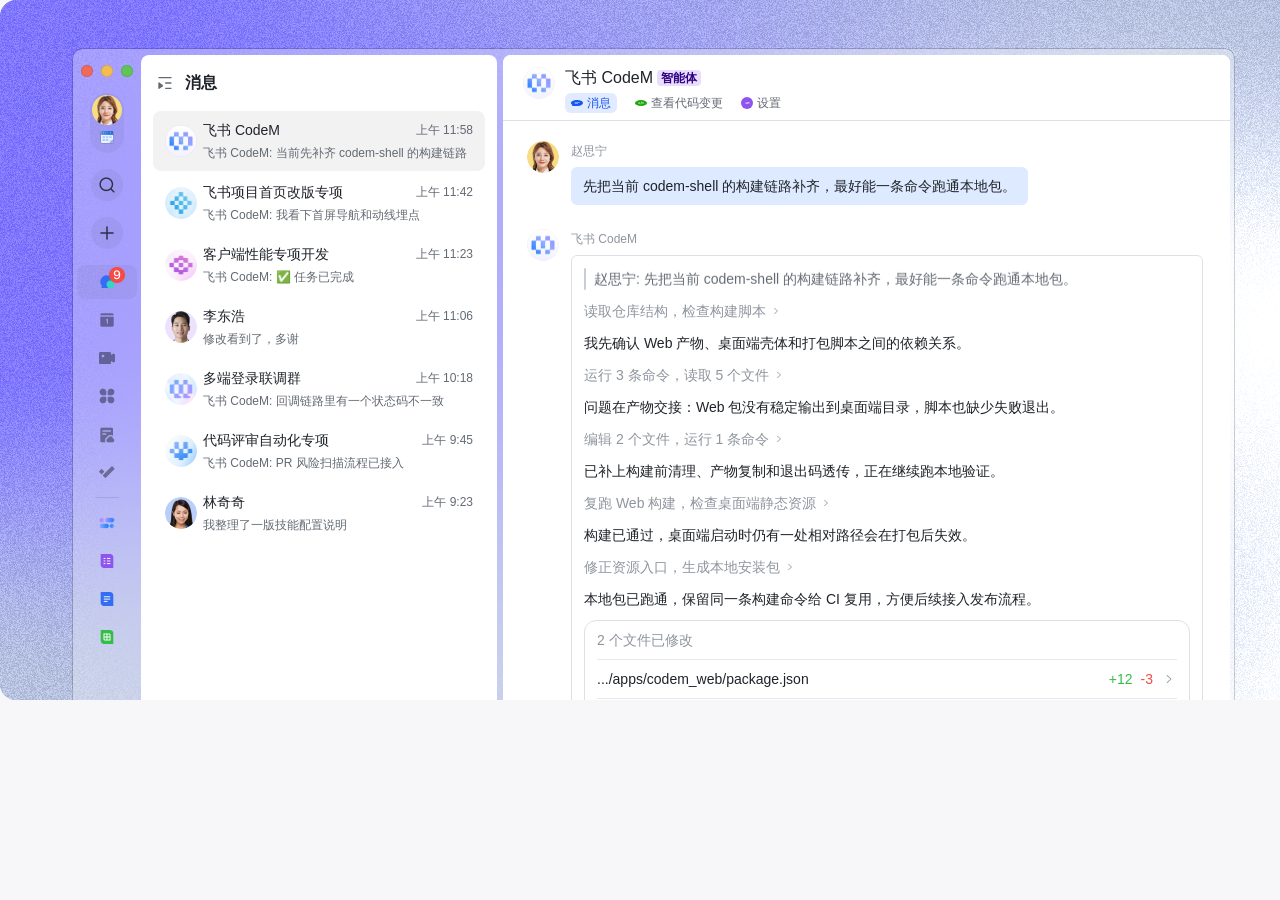
<file: projects/codem-hero-embed.html>
<!doctype html><html lang="zh-CN"><head><meta charset="utf-8"><meta name="viewport" content="width=device-width,initial-scale=1"><title>CodeM Hero</title><style>*{box-sizing:border-box}html,body{margin:0;width:100%;height:100%;overflow:hidden;background:#f7f7fa}codem-hero{display:block;width:1307px;max-width:none}</style><link rel="icon" type="image/png" sizes="192x192" href="../assets/ey-favicon-192.png"></head><body><codem-hero></codem-hero><script src="../assets/codem-hero.js"></script></body></html>
</file>
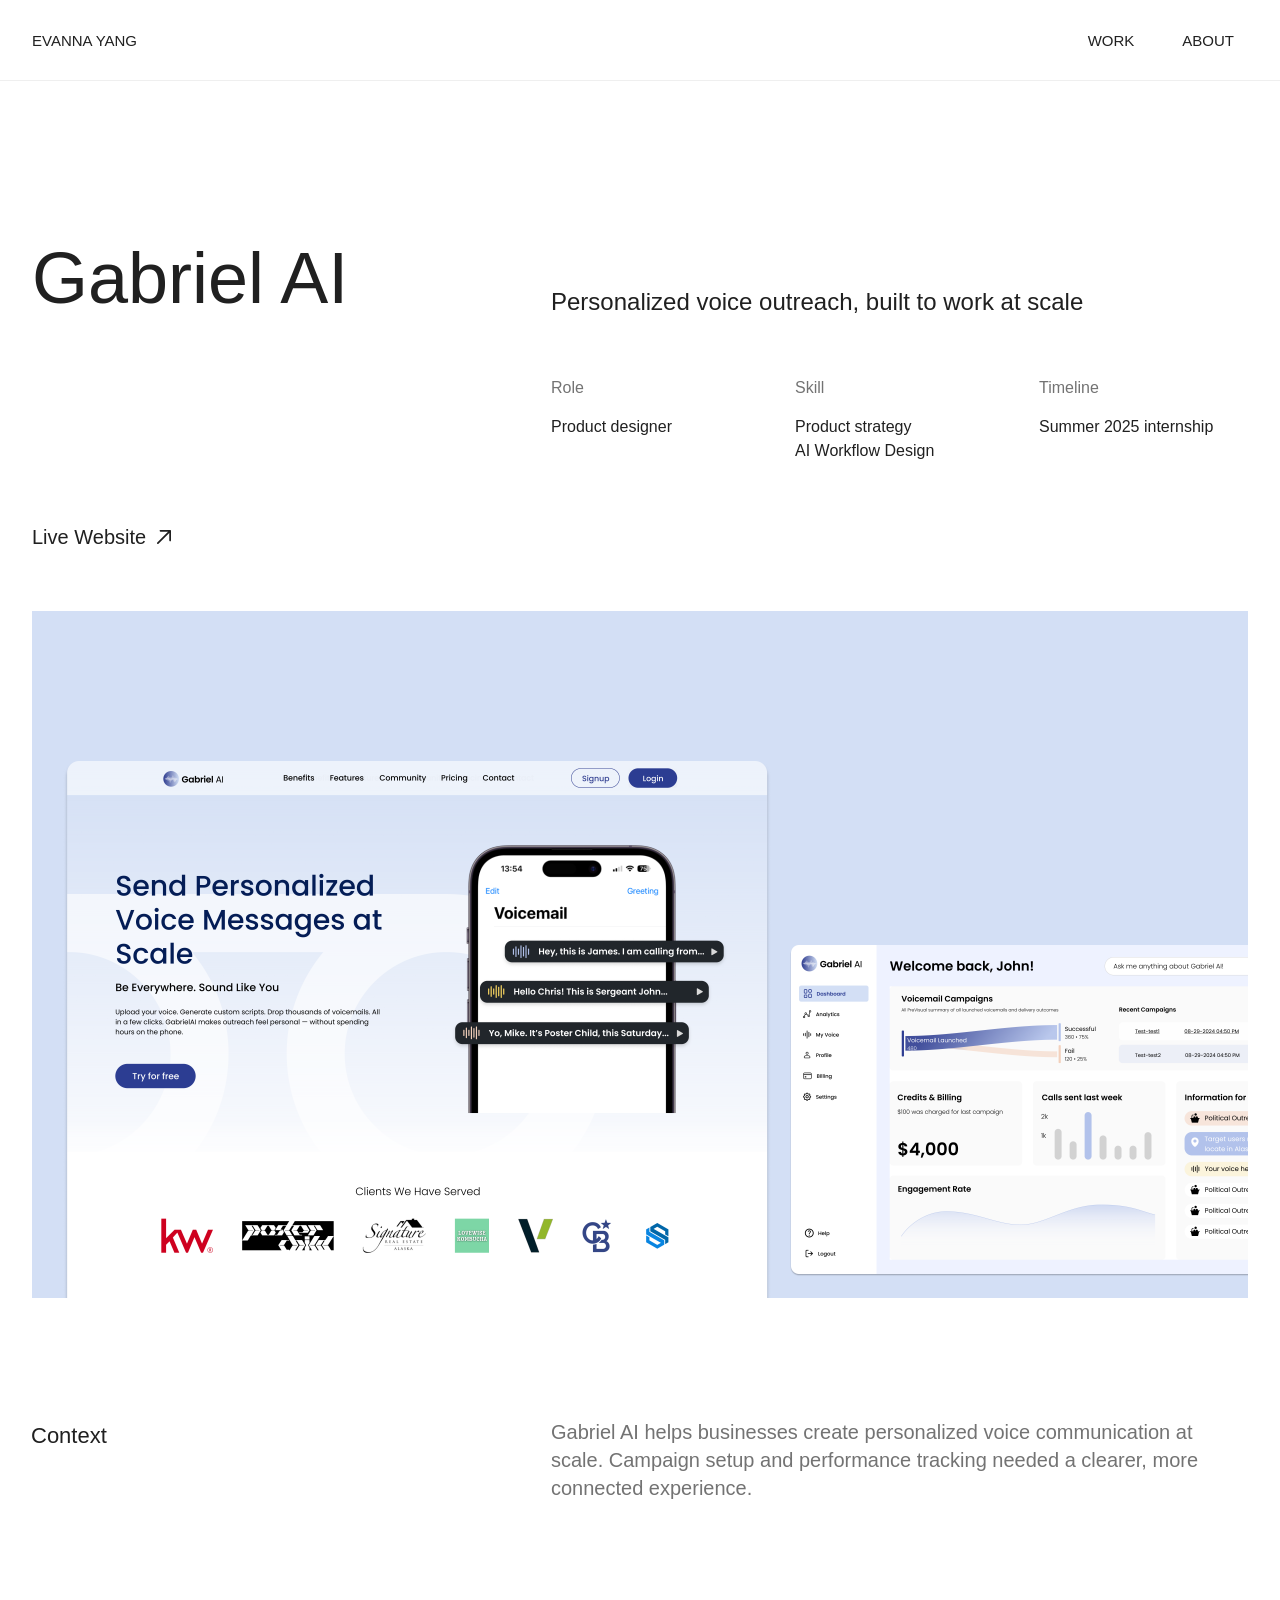
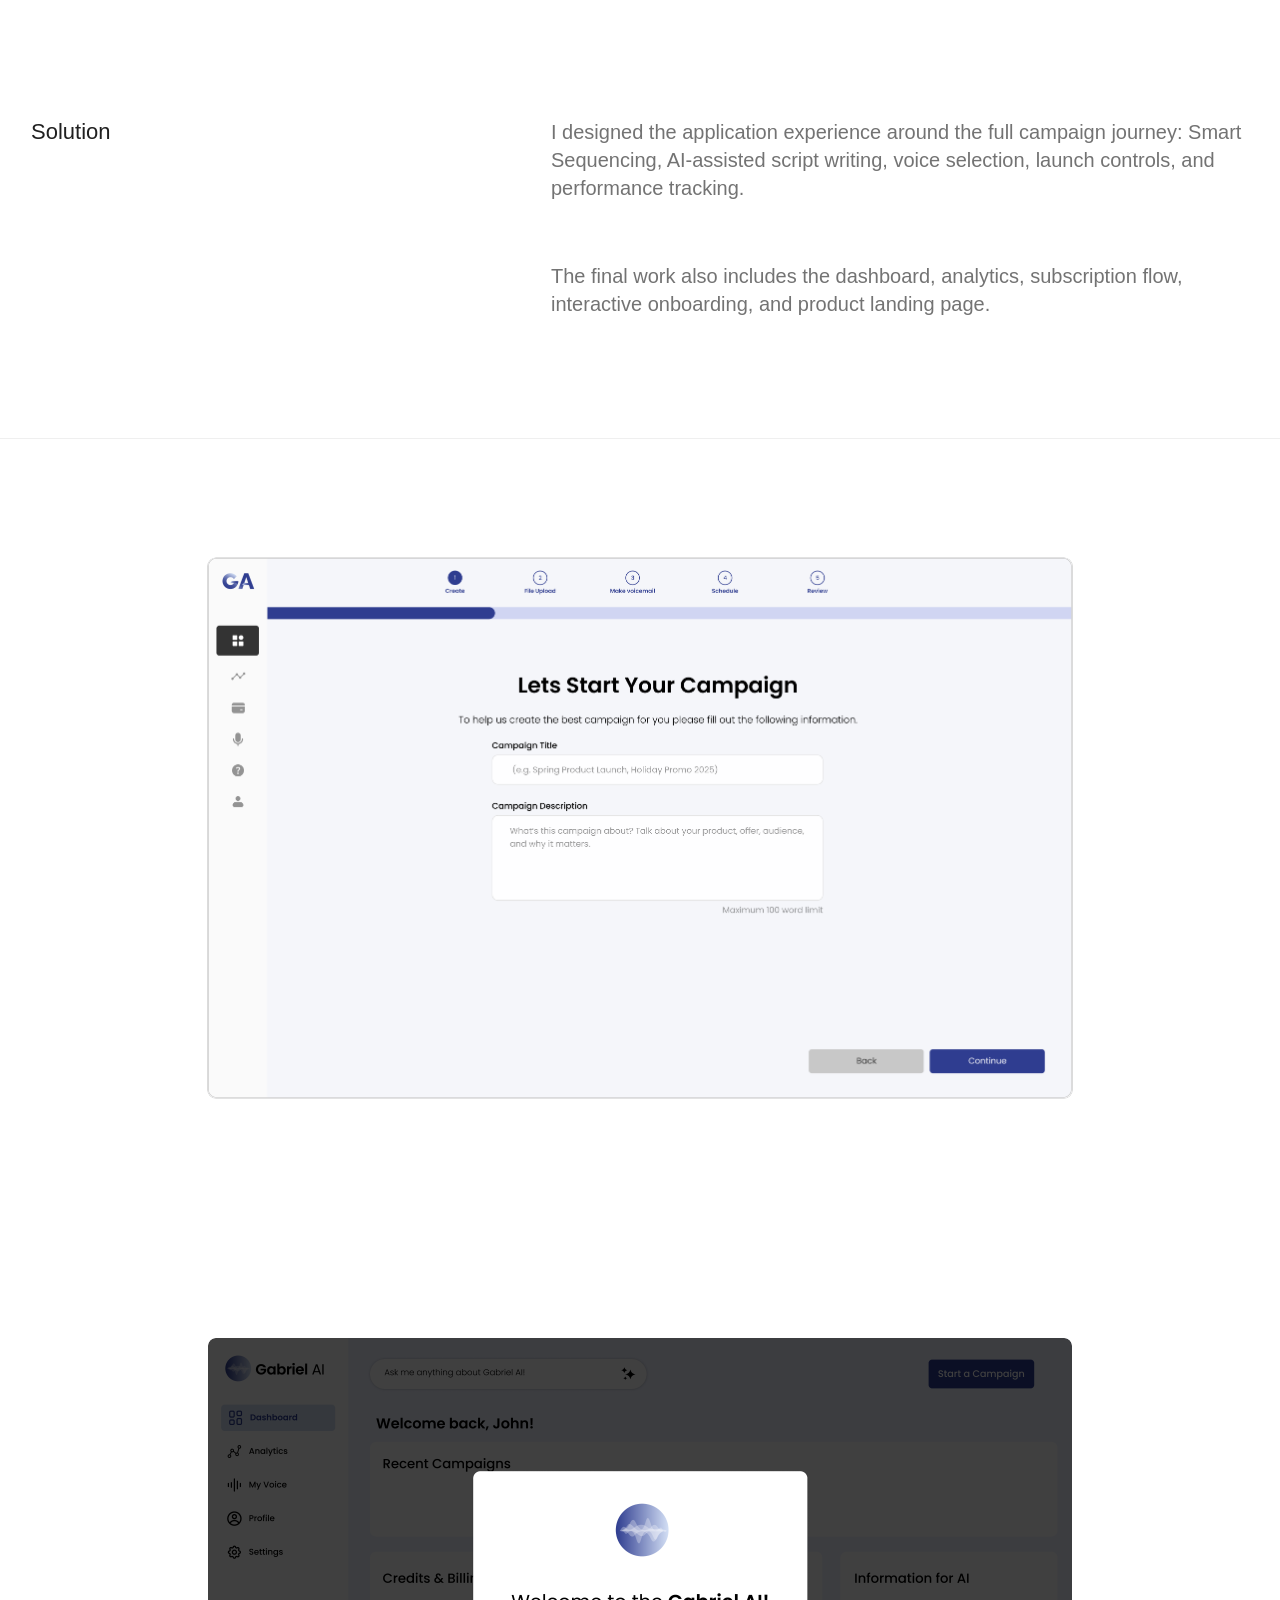
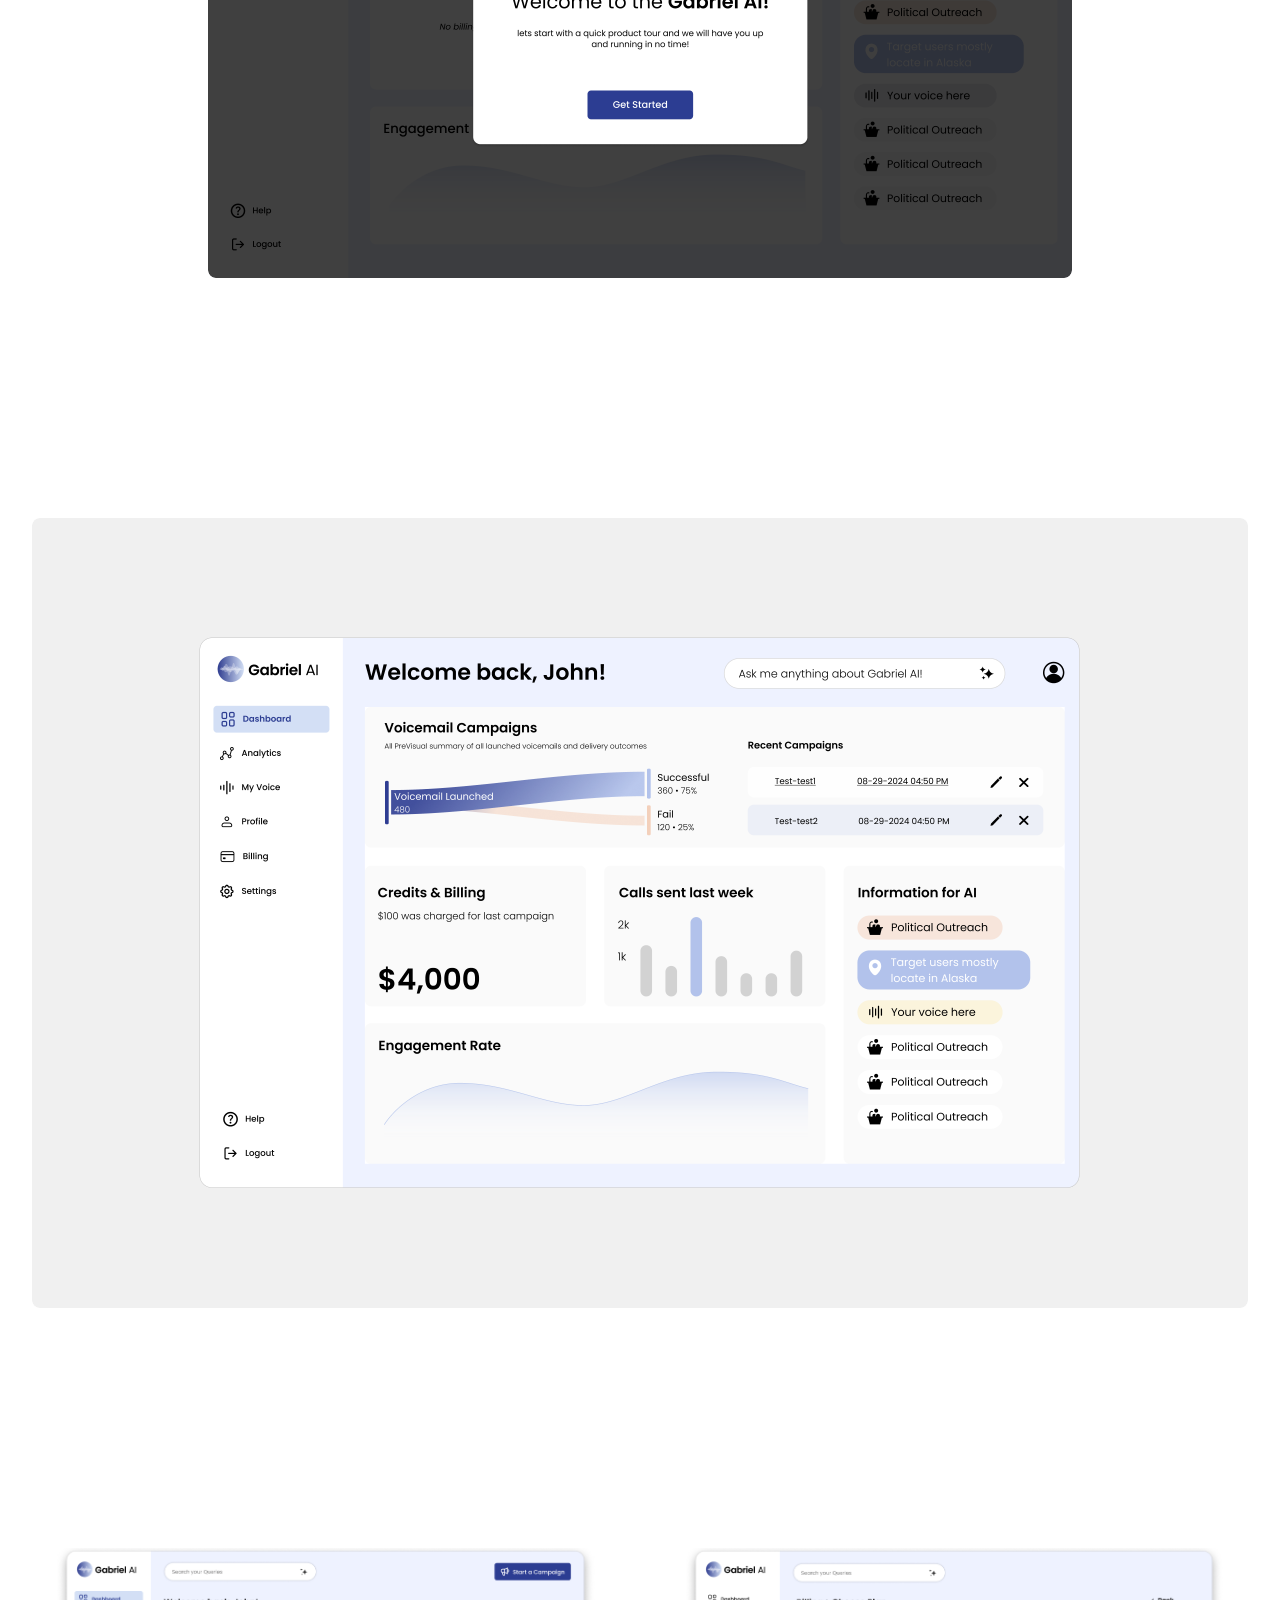
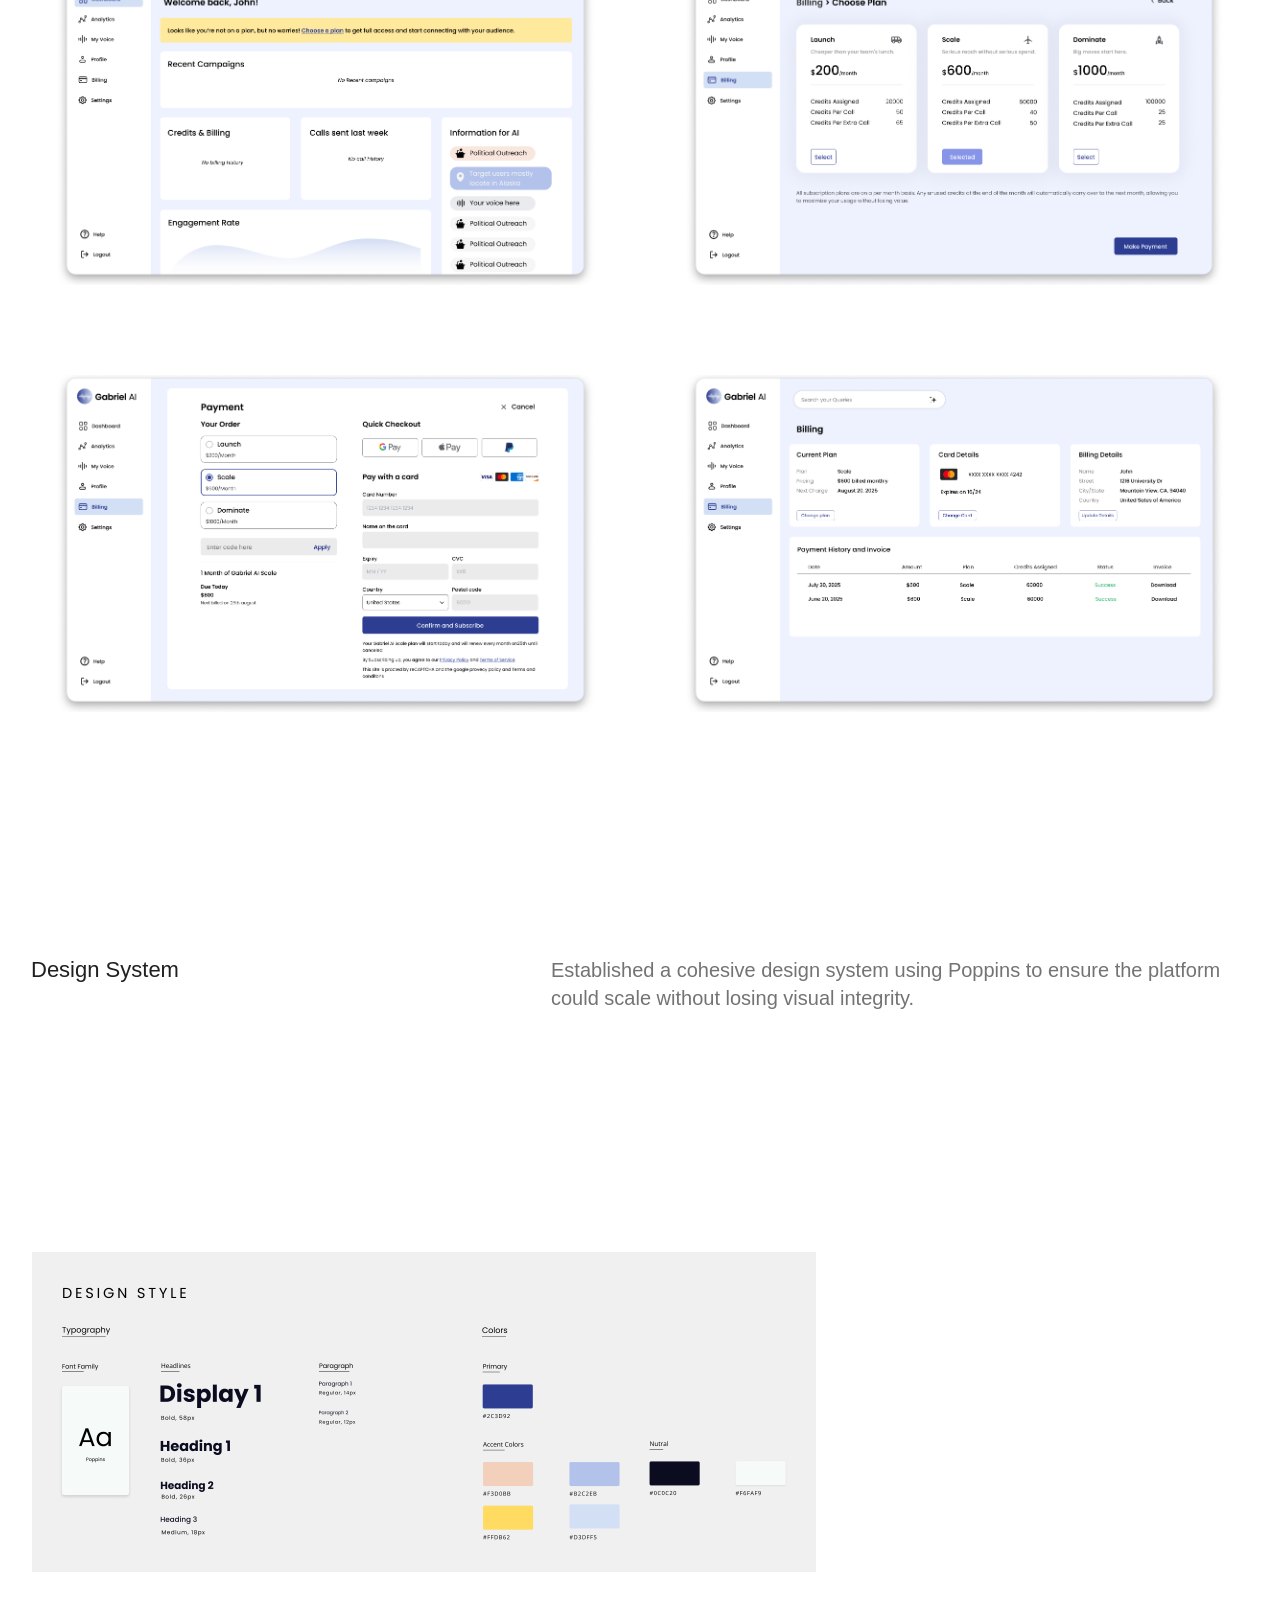
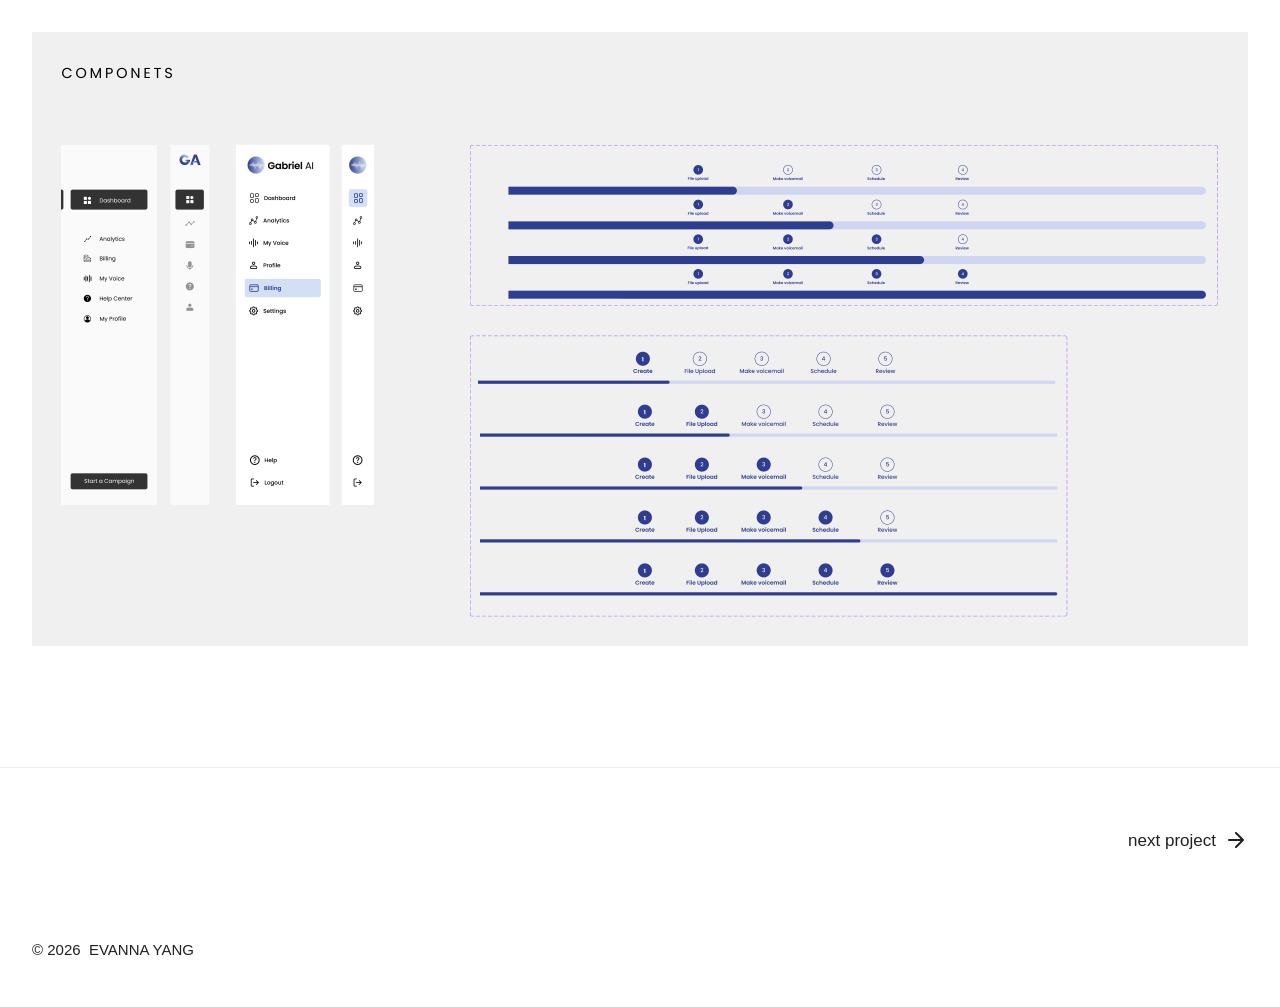
<file: projects/gabriel-concise.html>
<!doctype html>
<html lang="en">
<head>
  <meta charset="utf-8">
  <meta name="viewport" content="width=device-width, initial-scale=1">
  <meta name="description" content="Gabriel AI product design case study by Evanna Yang.">
  <title>evannayang.com/work/gabriel-ai</title>
  <link rel="stylesheet" href="../styles/gabriel-figma.css?v=20261015-flow">
  <link rel="stylesheet" href="../styles/project-footer.css"><link rel="stylesheet" href="../styles/site-navigation.css">
<link rel="stylesheet" href="../vendor/lenis/lenis.css"><link rel="stylesheet" href="../styles/lenis-integration.css"><link rel="icon" type="image/png" sizes="192x192" href="../assets/ey-favicon-192.png"></head>
<body>
  <a class="skip-link" href="#main">Skip to content</a>
  <header class="navigation" id="site-header">
    <a class="wordmark" href="../index.html">EVANNA YANG</a>
    <nav aria-label="Site navigation"><a href="../index.html#work">WORK</a><a href="../about.html">ABOUT</a></nav>
  </header>
  <main id="main"><article>
    <section class="overview" id="top">
      <h1>Gabriel AI</h1>
      <p class="overview-intro">Personalized voice outreach, built to work at scale</p>
      <dl class="meta"><div><dt>Role</dt><dd>Product designer</dd></div><div><dt>Skill</dt><dd>Product strategy<br>AI Workflow Design</dd></div><div><dt>Timeline</dt><dd>Summer 2025 internship</dd></div></dl>
      <div class="hero-links"><a href="https://home.gabrielai.co/" target="_blank" rel="noopener noreferrer">Live Website <img src="../assets/icon-live-website.svg" width="14" height="14" alt="" aria-hidden="true"></a></div>
      <img class="hero-image" src="../assets/gabriel-overview-hero.png" width="4864" height="2748" alt="Gabriel AI voice outreach landing page and campaign dashboard" fetchpriority="high">
    </section>
    <section class="context" id="context"><h2>Context</h2><p>Gabriel AI helps businesses create personalized voice communication at scale. Campaign setup and performance tracking needed a clearer, more connected experience.</p></section>
    <section class="solution" id="solution"><h2>Solution</h2><p>I designed the application experience around the full campaign journey: Smart Sequencing, AI-assisted script writing, voice selection, launch controls, and performance tracking.</p><p>The final work also includes the dashboard, analytics, subscription flow, interactive onboarding, and product landing page.</p></section>
    <section class="animation-section" id="smart-sequencing" aria-label="Smart Sequencing campaign onboarding animation">
      <div class="animation-media" data-animation="campaign">
        <img class="animation-poster" src="../assets/gabriel-animation-campaign-poster.png" width="1731" height="1083" alt="Gabriel AI campaign setup screen" loading="lazy">
        <iframe title="Gabriel AI campaign onboarding animation" src="../onboarding-prototype.html?manual=1&amp;loop=1&amp;speed=1.25&amp;render=20261015-fit2" loading="eager" allow="autoplay"></iframe>
      </div>
    </section>
    <section class="animation-section" id="tutorial" aria-label="Gabriel AI product tutorial animation">
      <div class="animation-media" data-animation="tutorial">
        <img class="animation-poster" src="../assets/gabriel-animation-tutorial-poster.png" width="1728" height="1080" alt="Gabriel AI tutorial welcome screen" loading="lazy">
        <iframe title="Gabriel AI product tutorial animation" src="gabriel-tutorial.html?manual=1" loading="eager" allow="autoplay"></iframe>
      </div>
    </section>
    <section class="showcase" aria-label="Gabriel AI dashboard display"><img src="../assets/gabriel-display-hero.png" width="2432" height="1580" alt="Gabriel AI dashboard with campaign insights, credits and engagement" loading="lazy"></section>
    <section class="gallery" id="gallery" aria-label="Gabriel AI interface gallery">
      <img class="gallery-one" src="../assets/gabriel-gallery-dashboard.png" width="1123" height="719" alt="Gabriel AI dashboard" loading="lazy">
      <img class="gallery-two" src="../assets/gabriel-gallery-campaign.png" width="1121" height="718" alt="Gabriel AI campaign options" loading="lazy">
      <img class="gallery-three" src="../assets/gabriel-gallery-payment.png" width="1123" height="719" alt="Gabriel AI payment form" loading="lazy">
      <img class="gallery-four" src="../assets/gabriel-gallery-billing.png" width="1123" height="719" alt="Gabriel AI billing overview" loading="lazy">
    </section>
    <section class="design-system-copy"><h2>Design System</h2><p>Established a cohesive design system using Poppins to ensure the platform could scale without losing visual integrity.</p></section>
    <section class="design-media" aria-label="Gabriel AI design system">
      <img class="design-style" src="../assets/gabriel-design-style.png" width="1568" height="640" alt="Gabriel AI typography and color styles" loading="lazy">
      <img class="design-components" src="../assets/gabriel-design-components.png" width="2432" height="1228" alt="Gabriel AI sidebar and progress bar components" loading="lazy">
    </section>
  </article></main>
  <footer id="contact" class="project-footer"><a class="next-project" href="./codem-concise.html" aria-label="Next project: CodeM" style="--reveal-width:72px"><span class="next-project-label"><span class="project-name">CodeM&nbsp;/&nbsp;</span>next project</span><span class="next-project-arrow"><img src="../assets/icon-next-project.svg" width="16" height="16" alt=""></span></a><span class="copyright">© 2026&nbsp; EVANNA YANG</span></footer>
  <script src="../scripts/codem-header.js" defer></script>
  <script src="../scripts/gabriel-page.js?v=20261015-flow" defer></script>
<script src="../vendor/lenis/lenis.min.js" defer></script><script src="../scripts/lenis-init.js" defer></script></body>
</html>
</file>
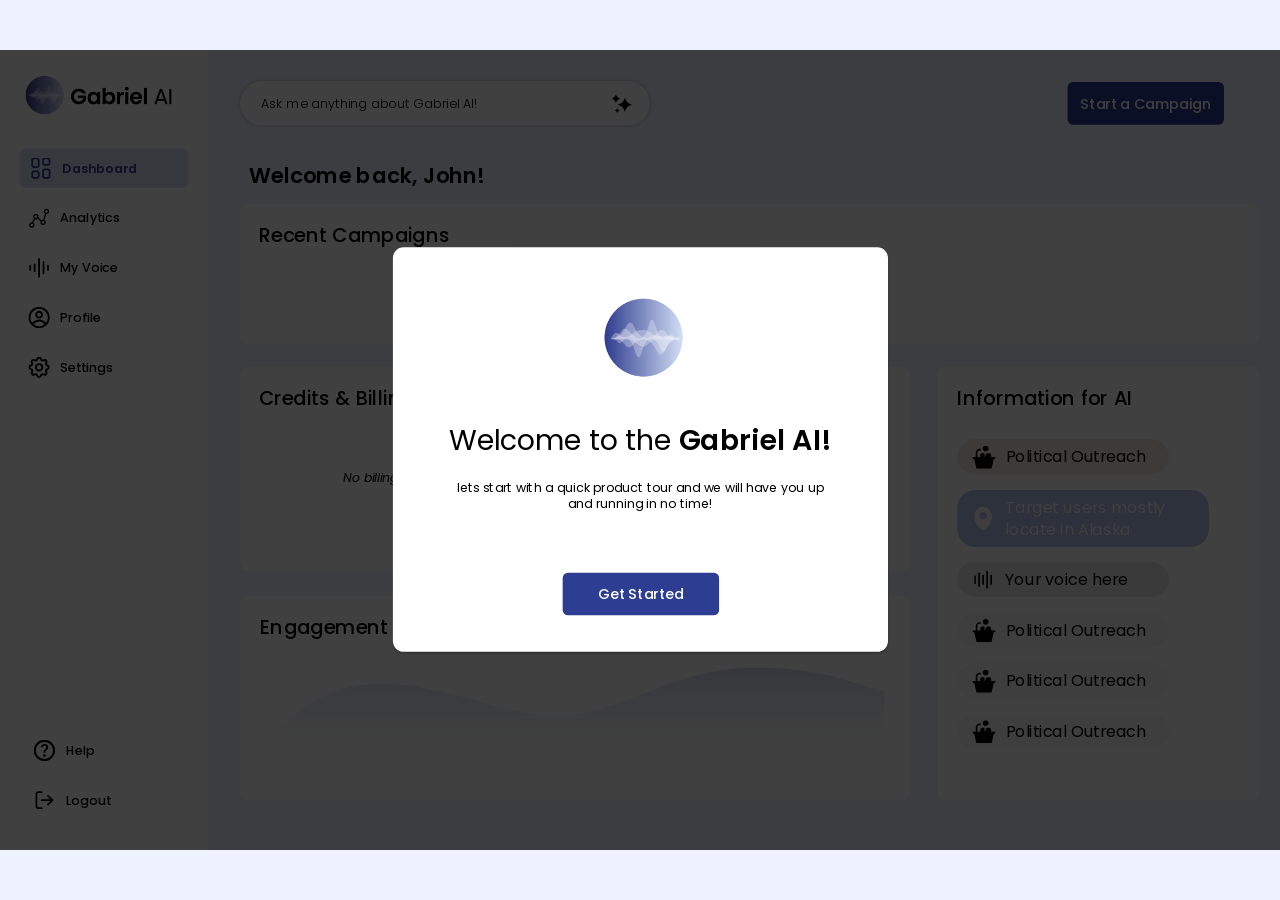
<file: projects/gabriel-tutorial.html>
<!doctype html>
<html lang="en">
<head>
  <meta charset="utf-8">
  <meta name="viewport" content="width=device-width, initial-scale=1">
  <title>Gabriel AI — Product Tour</title>
  <link rel="stylesheet" href="../styles/gabriel-tutorial.css">
<link rel="stylesheet" href="../vendor/lenis/lenis.css"><link rel="stylesheet" href="../styles/lenis-integration.css"><link rel="icon" type="image/png" sizes="192x192" href="../assets/ey-favicon-192.png"></head>
<body>
  <main class="viewport" aria-label="Gabriel AI product tour">
    <div class="canvas" id="canvas">
      <div class="dashboard" aria-hidden="true">
        <aside class="sidebar">
          <div class="brand"><span class="brand-mark"></span><strong>Gabriel AI</strong></div>
          <div class="nav-item active" id="dashboard-nav"><img src="../assets/gabriel-tutorial/ba504.svg" alt="">Dashboard</div>
          <div class="nav-item" id="analytics-nav"><img src="../assets/gabriel-tutorial/2ad47.svg" alt="">Analytics</div>
          <div class="nav-item" id="voice-nav"><img src="../assets/gabriel-tutorial/56d06.svg" alt="">My Voice</div>
          <div class="nav-item"><img src="../assets/gabriel-tutorial/070ec.svg" alt="">Profile</div>
          <div class="nav-item"><img src="../assets/gabriel-tutorial/33ad1.svg" alt="">Settings</div>
          <div class="sidebar-bottom">
            <div class="nav-item"><img src="../assets/gabriel-tutorial/539d6.svg" alt="">Help</div>
            <div class="nav-item"><img src="../assets/gabriel-tutorial/3c8ce.svg" alt="">Logout</div>
          </div>
        </aside>
        <div class="search"><span>Ask me anything about Gabriel AI!</span><img src="../assets/gabriel-tutorial/c43b8.svg" alt=""></div>
        <div class="campaign-top" id="campaign-top">Start a Campaign</div>
        <h1>Welcome back, John!</h1>
        <section class="card recent"><h2>Recent Campaigns</h2><i>No Recent campaigns</i></section>
        <section class="card billing"><h2>Credits &amp; Billing</h2><i>No billing history</i></section>
        <section class="card calls"><h2>Calls sent last week</h2><i>No call history</i></section>
        <section class="card engagement"><h2>Engagement Rate</h2><img src="../assets/gabriel-tutorial/98b16.svg" alt=""></section>
        <section class="card info"><h2>Information for AI</h2>
          <div class="pill peach"><img src="../assets/gabriel-tutorial/096ec.svg" alt="">Political Outreach</div>
          <div class="pill blue"><img src="../assets/gabriel-tutorial/e3dbb.svg" alt="">Target users mostly locate in Alaska</div>
          <div class="pill grey"><img src="../assets/gabriel-tutorial/0a5fc.svg" alt="">Your voice here</div>
          <div class="pill plain"><img src="../assets/gabriel-tutorial/80b8e.svg" alt="">Political Outreach</div>
          <div class="pill plain"><img src="../assets/gabriel-tutorial/096ec.svg" alt="">Political Outreach</div>
          <div class="pill plain"><img src="../assets/gabriel-tutorial/00201.svg" alt="">Political Outreach</div>
        </section>
      </div>
      <img class="mask" id="mask" alt="">
      <img class="pointer" id="pointer" alt="">
      <div class="tour-card" id="tour-card" role="dialog" aria-modal="true" aria-live="polite">
        <div class="welcome-mark" id="welcome-mark"></div>
        <h2 id="tour-title"></h2>
        <p id="tour-copy"></p>
        <button type="button" class="skip" id="skip">Skip</button>
        <button type="button" class="next" id="next"></button>
      </div>
      <button type="button" class="replay" id="replay" hidden>Replay tour</button>
    </div>
  </main>
  <script src="../scripts/gabriel-tutorial.js"></script>
<script src="../vendor/lenis/lenis.min.js" defer></script><script src="../scripts/lenis-init.js" defer></script></body>
</html>
</file>
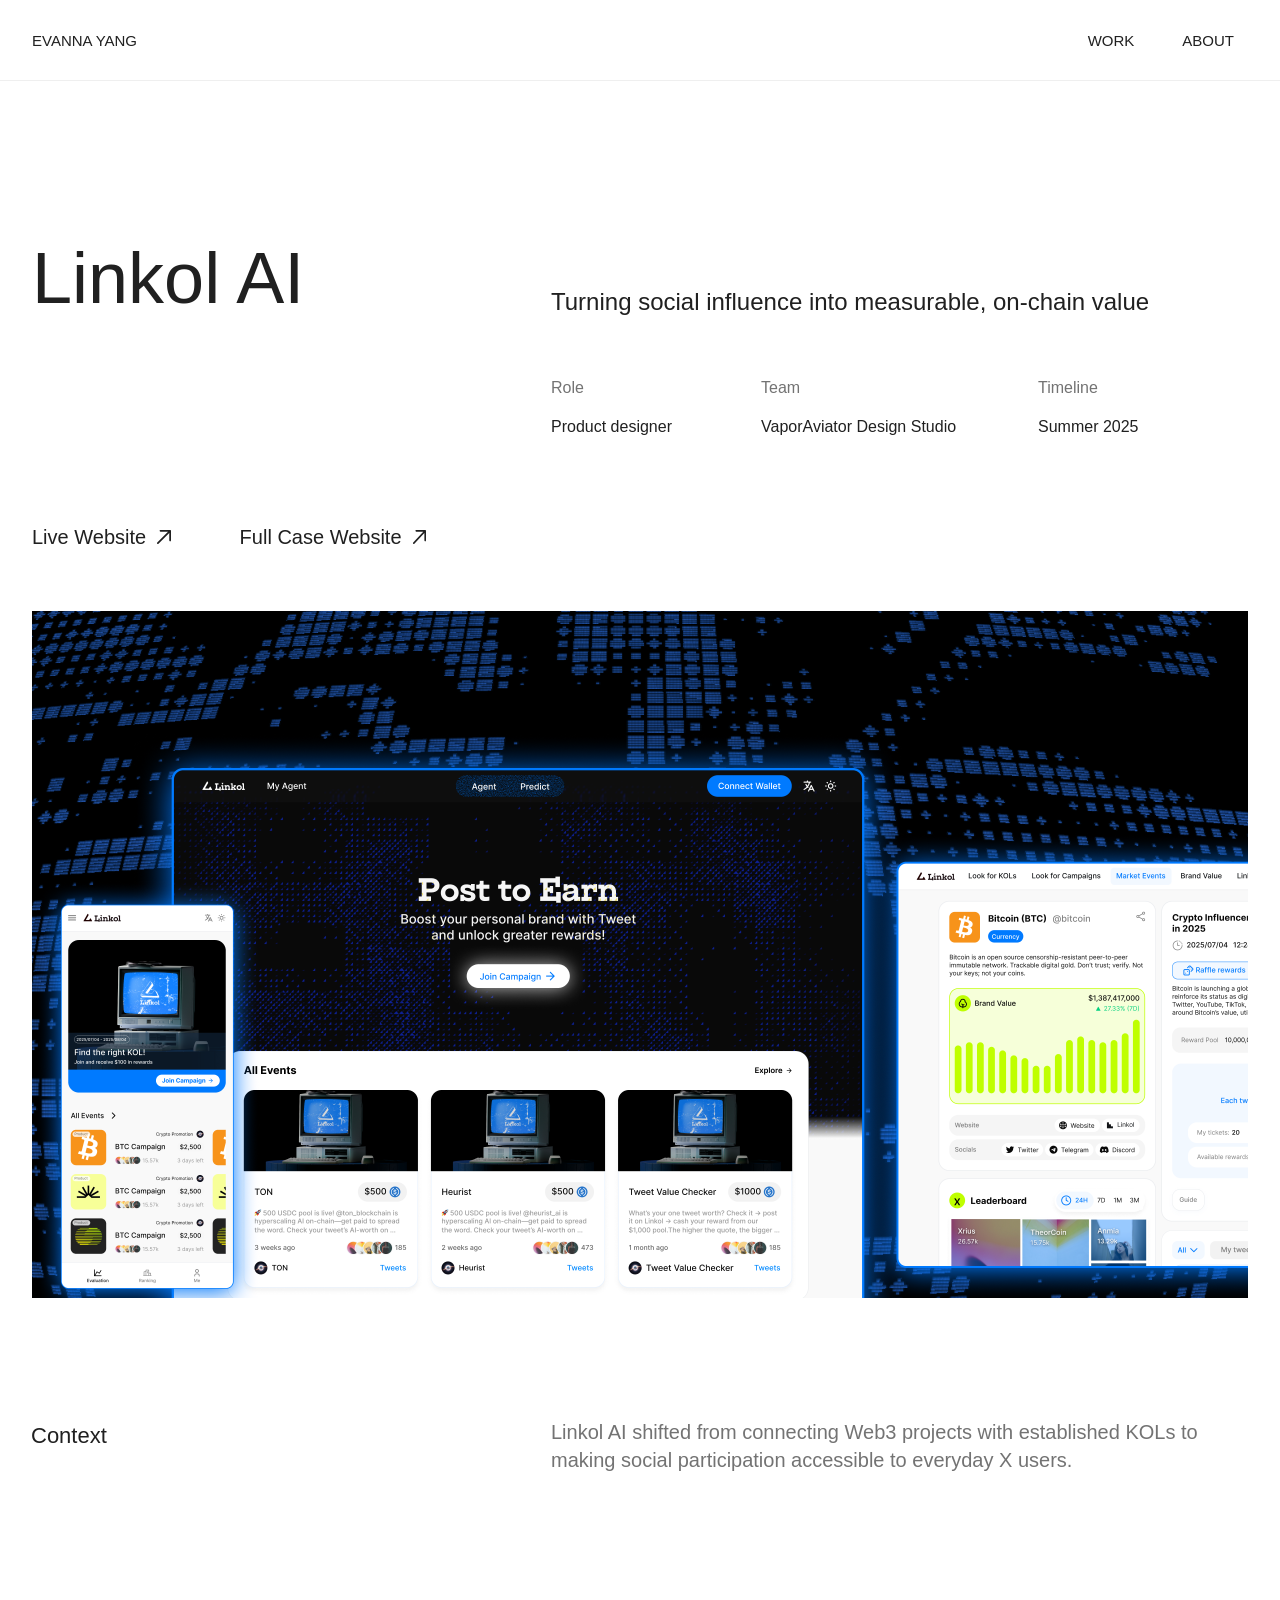
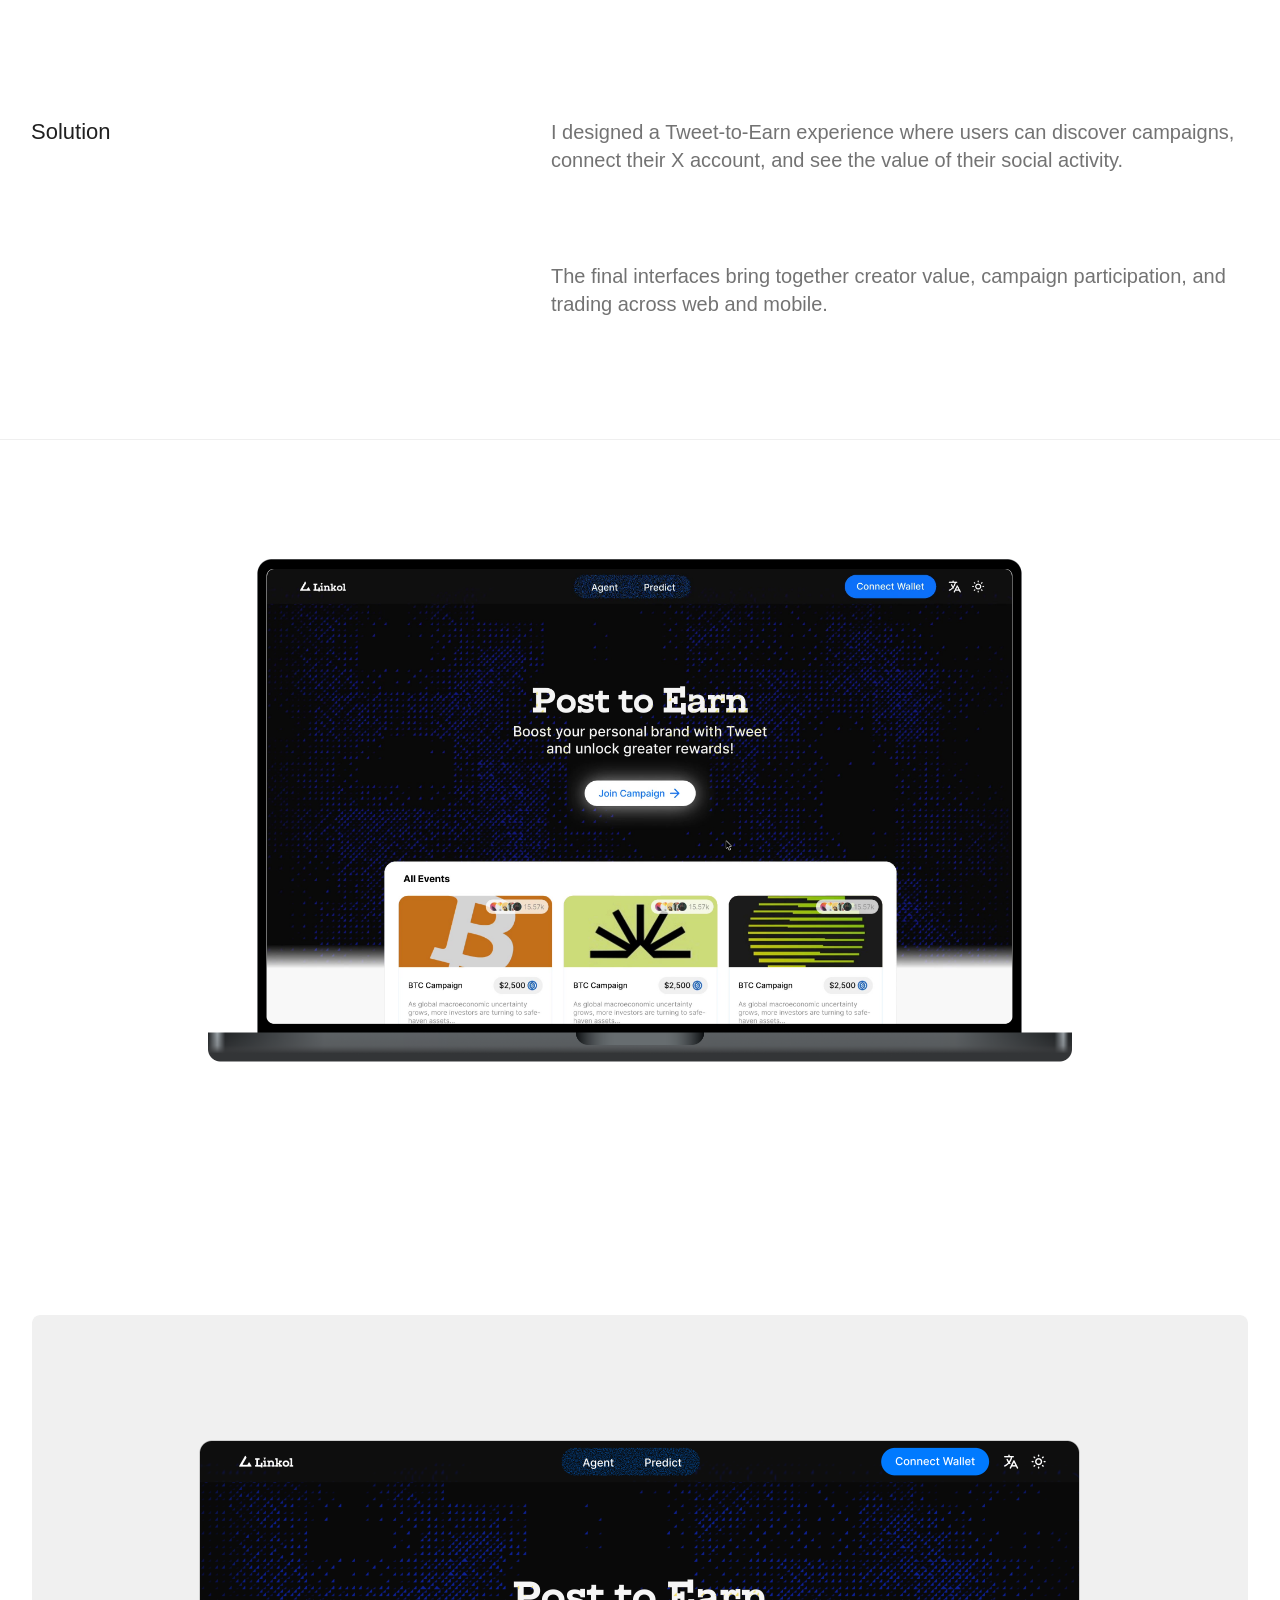
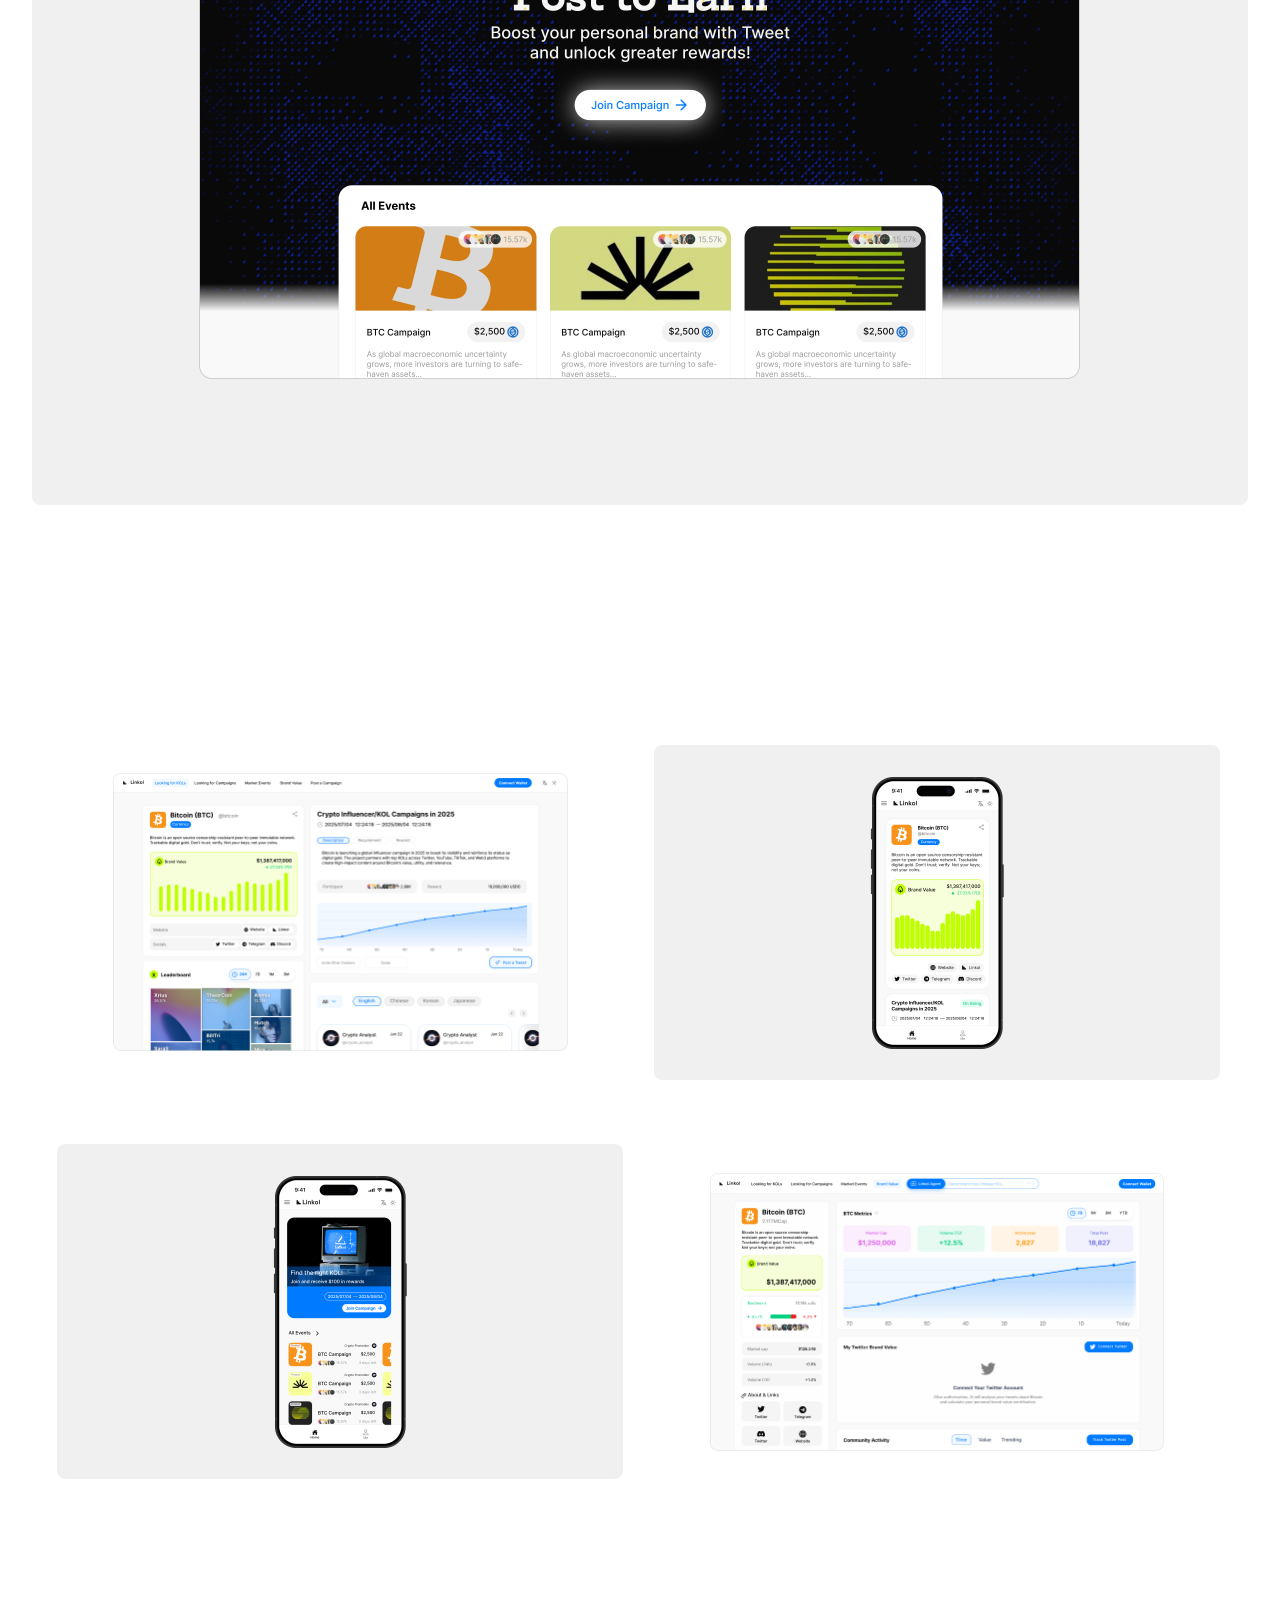
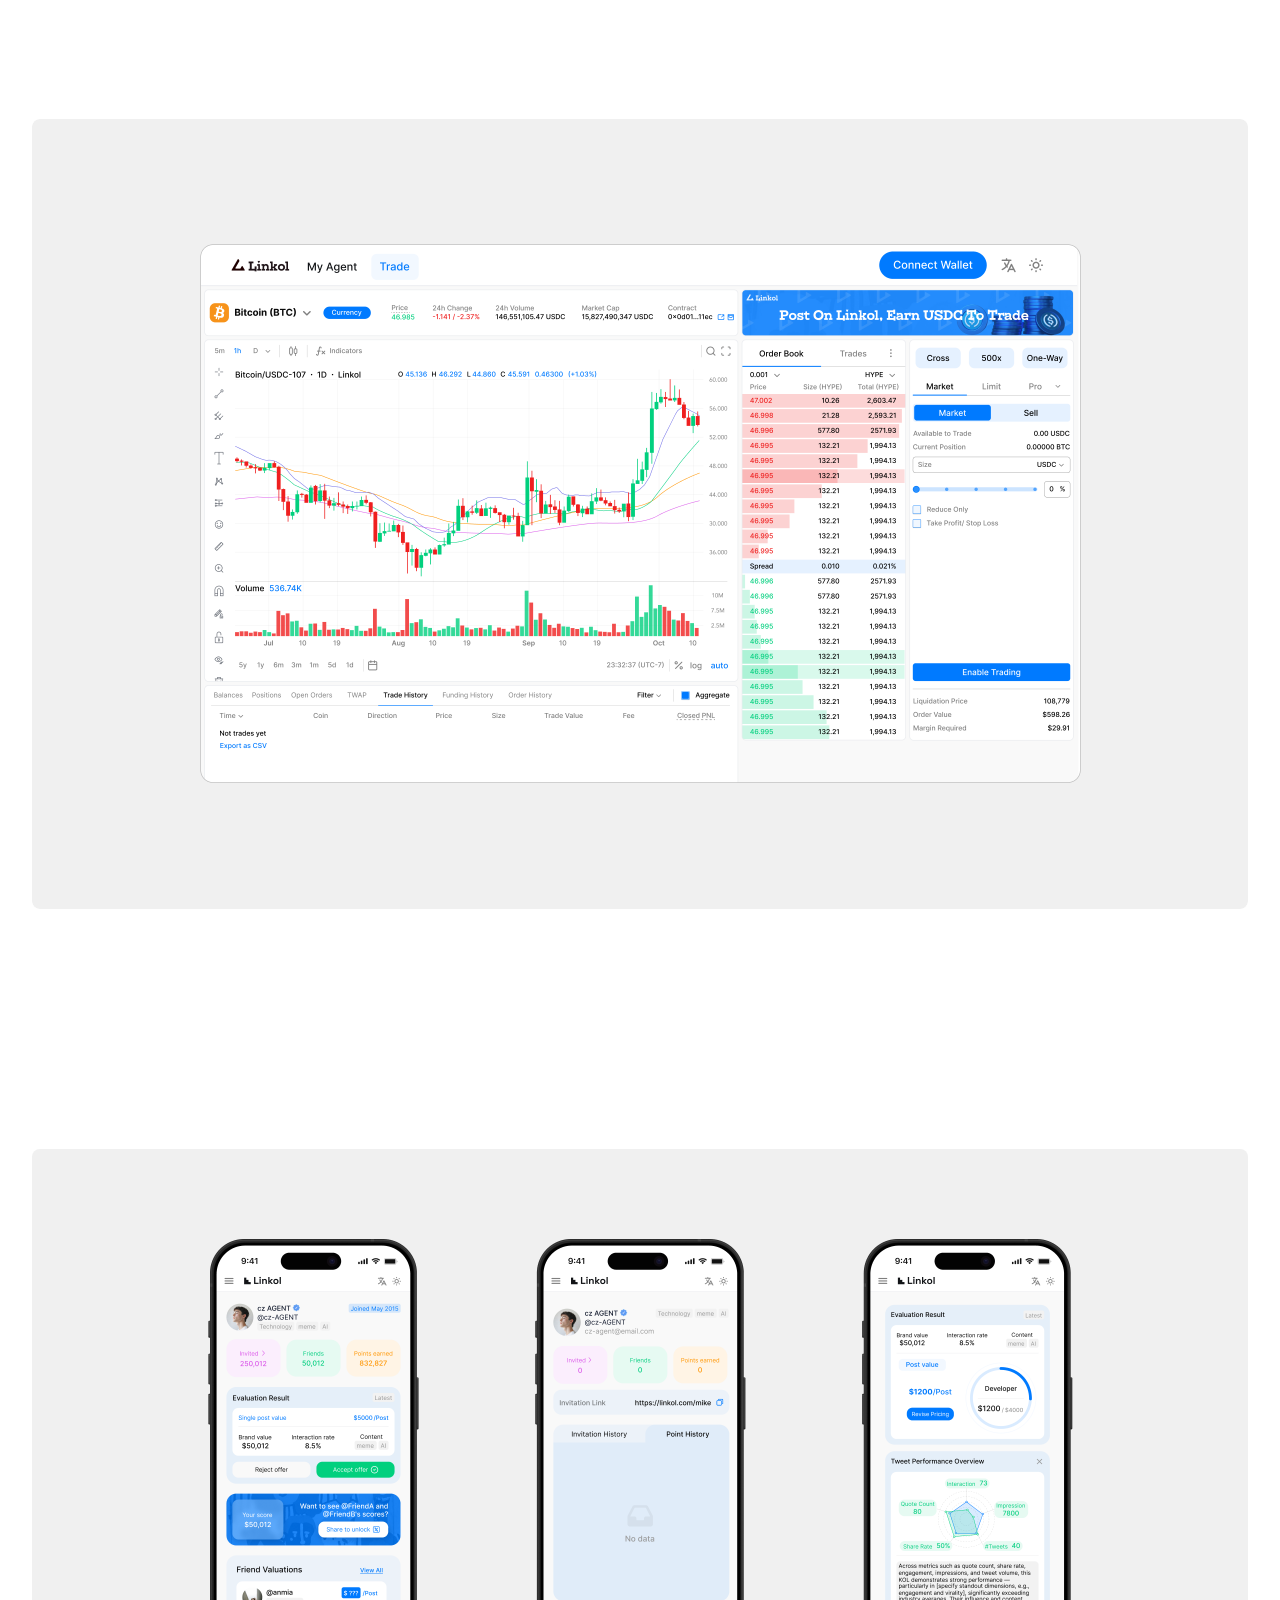
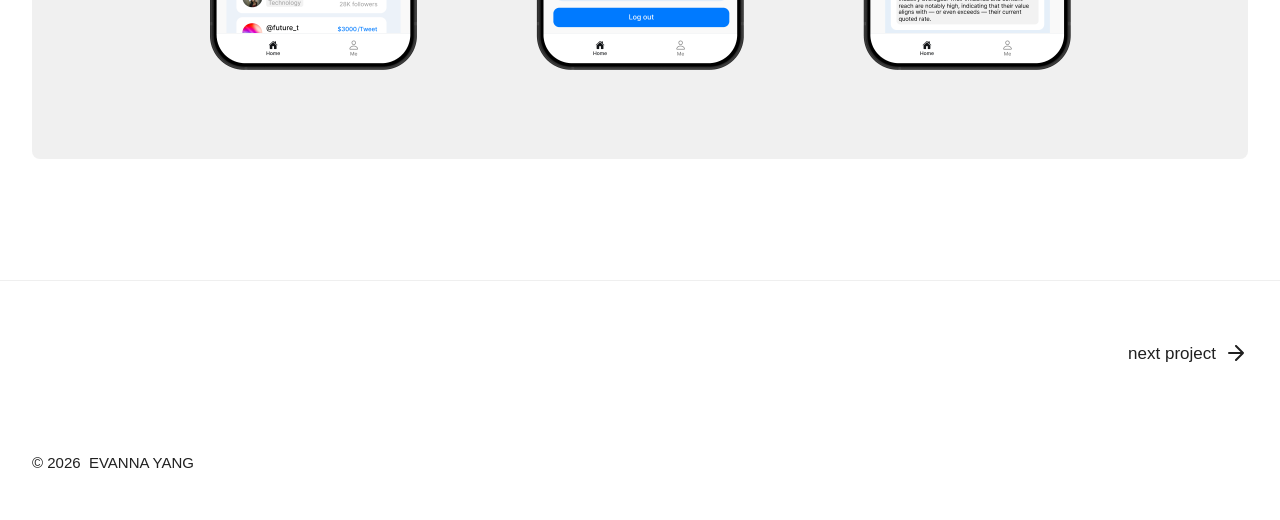
<file: projects/linkol-concise.html>
<!doctype html>
<html lang="en">
<head>
  <meta charset="utf-8">
  <meta name="viewport" content="width=device-width, initial-scale=1">
  <meta name="description" content="Linkol AI product design case study by Evanna Yang.">
  <title>evannayang.com/work/linkol-ai</title>
  <link rel="stylesheet" href="../styles/linkol-figma.css?v=20261015-laptop-video-2">
  <link rel="stylesheet" href="../styles/project-footer.css"><link rel="stylesheet" href="../styles/site-navigation.css">
<link rel="stylesheet" href="../vendor/lenis/lenis.css"><link rel="stylesheet" href="../styles/lenis-integration.css"><link rel="icon" type="image/png" sizes="192x192" href="../assets/ey-favicon-192.png"></head>
<body>
  <a class="skip-link" href="#main">Skip to content</a>
  <header class="navigation" id="site-header">
    <a class="wordmark" href="../index.html">EVANNA YANG</a>
    <nav aria-label="Site navigation"><a href="../index.html#work">WORK</a><a href="../about.html">ABOUT</a></nav>
  </header>
  <main id="main"><article>
    <section class="overview" id="top">
      <h1>Linkol AI</h1>
      <p class="overview-intro">Turning social influence into measurable, on-chain value</p>
      <dl class="meta"><div><dt>Role</dt><dd>Product designer</dd></div><div><dt>Team</dt><dd>VaporAviator Design Studio</dd></div><div><dt>Timeline</dt><dd>Summer 2025</dd></div></dl>
      <div class="hero-links">
        <a href="https://app.linkol.fun/en" target="_blank" rel="noopener noreferrer">Live Website <img src="../assets/icon-live-website.svg" width="14" height="14" alt="" aria-hidden="true"></a>
        <a href="https://vaporaviator.com/works/linkol-ai" target="_blank" rel="noopener noreferrer">Full Case Website <img src="../assets/icon-live-website.svg" width="14" height="14" alt="" aria-hidden="true"></a>
      </div>
      <img class="hero-image" src="../assets/linkol-hero.png" width="2432" height="1374" alt="Linkol AI desktop and mobile product screens" fetchpriority="high">
    </section>
    <section class="context" id="context"><h2>Context</h2><p>Linkol AI shifted from connecting Web3 projects with established KOLs to making social participation accessible to everyday X users.</p></section>
    <section class="solution" id="solution"><h2>Solution</h2><p>I designed a Tweet-to-Earn experience where users can discover campaigns, connect their X account, and see the value of their social activity.</p><p>The final interfaces bring together creator value, campaign participation, and trading across web and mobile.</p></section>
    <section class="video-poster" id="video" aria-label="Linkol AI product video in a laptop">
      <div class="laptop-model">
        <video src="../assets/linkol-laptop/screen-20261015-2125.mp4" poster="../assets/linkol-laptop/screen-poster-20261015-2125.jpg" width="1440" height="878" muted loop playsinline preload="metadata" aria-label="Linkol AI product walkthrough"></video>
        <img src="../assets/linkol-laptop/model-transparent-4x.png" width="6672" height="3992" alt="" aria-hidden="true">
      </div>
    </section>
    <section class="showcase showcase-landing" aria-label="Landing page"><img src="../assets/linkol-landing.png" width="2432" height="1580" alt="Linkol AI Post to Earn landing page" loading="lazy"></section>
    <section class="gallery" id="gallery" aria-label="Linkol AI interface gallery">
      <img class="gallery-one" src="../assets/linkol-gallery-1.png" width="912" height="558" alt="Linkol AI creator value and campaign view" loading="lazy">
      <img class="gallery-two" src="../assets/linkol-gallery-2.png" width="1132" height="670" alt="Linkol AI campaign on mobile" loading="lazy">
      <img class="gallery-three" src="../assets/linkol-gallery-3.png" width="1132" height="670" alt="Linkol AI mobile campaign details" loading="lazy">
      <img class="gallery-four" src="../assets/linkol-gallery-4.png" width="910" height="557" alt="Linkol AI value analytics" loading="lazy">
    </section>
    <section class="showcase showcase-trading" aria-label="Trading interface"><img src="../assets/linkol-trading.png" width="2432" height="1580" alt="Linkol AI trading interface" loading="lazy"></section>
    <section class="showcase showcase-mobile" aria-label="Mobile interfaces"><img src="../assets/linkol-mobile.png" width="2432" height="1220" alt="Three Linkol AI mobile screens" loading="lazy"></section>
  </article></main>
  <footer id="contact" class="project-footer"><a class="next-project" href="./gabriel-concise.html" aria-label="Next project: Gabriel AI" style="--reveal-width:92px"><span class="next-project-label"><span class="project-name">Gabriel AI&nbsp;/&nbsp;</span>next project</span><span class="next-project-arrow"><img src="../assets/icon-next-project.svg" width="16" height="16" alt=""></span></a><span class="copyright">© 2026&nbsp; EVANNA YANG</span></footer>
  <script src="../scripts/codem-header.js" defer></script>
  <script src="../scripts/linkol-video.js" defer></script>
<script src="../vendor/lenis/lenis.min.js" defer></script><script src="../scripts/lenis-init.js" defer></script></body>
</html>
</file>
<file: styles/landing.css>
:root{--ink:#202020;--muted:#737373;--line:#efefef;--well:#f0f0f0}
*{box-sizing:border-box}
html{scroll-behavior:smooth}
body{max-width:1280px;margin:0 auto;background:#fff;color:var(--ink);font-family:Inter,"Helvetica Neue",Arial,sans-serif;font-weight:400}
img{display:block;max-width:100%}a{color:inherit;text-decoration:none}h1,h2,h3,p{margin:0}h1,h2,h3{font-weight:400}
.skip-link{position:fixed;z-index:20;top:8px;left:8px;padding:10px 14px;background:#111;color:#fff;transform:translateY(-150%)}.skip-link:focus{transform:none}
.navigation{height:84px;padding:31px 46px 0 32px;display:flex;justify-content:space-between;position:relative;font-size:15px;line-height:20px}.navigation::after{content:"";position:absolute;left:50%;top:80px;width:100vw;height:1px;background:var(--line);transform:translateX(-50%)}.wordmark{font-weight:500}.navigation nav{display:flex;gap:48px}.navigation a:hover,.navigation a:focus-visible{text-decoration:underline;text-underline-offset:4px}
.hero{height:660px;display:flex;align-items:center;padding:0 32px}.hero h1{max-width:1051px;font-size:48px;line-height:1.2;letter-spacing:1px}.hero .muted{color:var(--muted)}
.proximity-text .proximity-word{white-space:nowrap}.proximity-text .proximity-letter{display:inline-block;transform-origin:bottom center;transition:transform .16s ease-out}
.work{padding:0 32px 64px}.section-head{height:105px;border-top:1px solid var(--line);display:flex;align-items:center;gap:0}.section-head h2{font-size:22px;line-height:35px;font-weight:500}.section-head img{width:38px;height:38px}
.project-link{display:grid;grid-template-columns:572px 608px;gap:36px;align-items:center;min-height:470px;padding:42px 0}.project-copy{padding-top:1px}.project h3{font-size:36px;line-height:1.2;font-weight:500}.project p{margin-top:24px;font-size:18px;line-height:1.2;color:var(--muted)}.project-media{position:relative;width:608px;height:380px;border-radius:8px;overflow:hidden;background:var(--well)}.project-cover{width:100%;height:100%;object-fit:cover}.project-hover{position:absolute;inset:0;display:grid;place-items:center;opacity:0;transition:opacity .25s ease}.project-media:hover .project-hover,.project-link:focus-visible .project-hover{opacity:1}.codem-hover{background:#1d0000}.codem-bg{position:absolute;inset:0;width:100%;height:100%;object-fit:fill}.codem-logo{position:relative;width:200px;height:32px}.codem-logo img{position:absolute;max-width:none}.codem-logo img:nth-child(1){width:38.912px;height:31.686px;left:-1px;top:0}.codem-logo img:nth-child(2){width:56.771px;height:27.726px;left:52.18px;top:1.98px}.codem-logo img:nth-child(3){width:86.493px;height:22.589px;left:113.57px;top:3.3px}.linkol-hover{background:#1d0000}.linkol-hover img{width:200px;height:58px;object-fit:cover}.gabriel-hover{background:#d3dff5}.gabriel-hover img{width:200px;height:82px;object-fit:cover}
.project-link:hover .project-copy h3,.project-link:focus-visible .project-copy h3{text-decoration:underline;text-underline-offset:4px}
footer{height:97px;border-top:1px solid var(--line);padding:42px 32px 0;font-size:12px;line-height:18px}
@media(max-width:1279px){.project-link{grid-template-columns:minmax(0,1fr) minmax(0,50%)}.project-media{width:100%;height:auto;aspect-ratio:608/380}.hero h1{font-size:clamp(36px,3.75vw,48px)}}
@media(max-width:700px){.navigation{height:72px;padding:23px 20px 0}.navigation::after{top:68px}.navigation nav{gap:24px}.hero{height:auto;min-height:480px;padding:95px 20px}.hero h1{font-size:clamp(29px,6.4vw,42px);letter-spacing:0}.work{padding:0 20px 64px}.section-head{height:84px;padding-top:0}.project-link{grid-template-columns:1fr;gap:30px;padding:45px 0;min-height:0}.project h3{font-size:32px}.project p{font-size:16px;margin-top:12px}.project-media{width:100%}footer{padding:32px 20px 0;height:90px}}
@media(prefers-reduced-motion:reduce){html{scroll-behavior:auto}.project-hover{transition:none}}
</file>
<file: vendor/lenis/lenis.css>
html.lenis,
html.lenis body {
  height: auto;
}

.lenis:not(.lenis-autoToggle).lenis-stopped {
  overflow: clip;
}

.lenis [data-lenis-prevent],
.lenis [data-lenis-prevent-wheel],
.lenis [data-lenis-prevent-touch],
.lenis [data-lenis-prevent-vertical],
.lenis [data-lenis-prevent-horizontal] {
  overscroll-behavior: contain;
}

.lenis.lenis-smooth iframe {
  pointer-events: none;
}

.lenis.lenis-autoToggle {
  transition-property: overflow;
  transition-duration: 1ms;
  transition-behavior: allow-discrete;
}
</file>
<file: styles/lenis-integration.css>
html.lenis{scroll-behavior:auto}
</file>
<file: analytics-demo/styles.css>
:root{font-family:Inter,"SF Pro Text","PingFang SC","Microsoft YaHei",sans-serif;color:#1f2329;background:#fff;font-synthesis:none}*{box-sizing:border-box}body{margin:0;font-size:14px}button,input{font:inherit}button{cursor:pointer}.app{display:flex;min-height:100vh;background:#fdfdfc}.sidebar{width:240px;flex:none;border-right:1px solid #e8e9ea;min-height:100vh;padding:0 8px 12px;display:flex;flex-direction:column;justify-content:space-between;background:#fdfdfc;position:sticky;top:0;height:100vh}.brand{height:64px;padding:0 8px;display:flex;align-items:center;justify-content:space-between}.brand>img{width:32px;height:32px}.brand-collapse{height:32px;width:32px;display:grid;place-items:center}.brand-collapse img,.sidebar-bottom img{width:18px;height:18px}.menu{display:grid;gap:4px}.menu-item{appearance:none;width:224px;height:32px;border:0;border-radius:8px;background:transparent;color:#1f2329;display:flex;align-items:center;gap:6px;text-align:left;padding:0 8px;font-size:14px;white-space:nowrap}.menu-item img{width:18px;height:18px}.menu-item.active{background:rgba(49,49,49,.05)}.menu-item:hover,.hover-only:hover{background:rgba(49,49,49,.05)}.hover-only{cursor:default}.menu-item small{margin-left:auto;color:#8f959e;font-size:14px}.space-heading{height:48px;margin-top:16px;padding:15px 8px 0;color:#8f959e;font-size:12px;display:flex;justify-content:space-between}.space-heading span{font-size:18px;line-height:16px;width:20px;text-align:center;border-radius:4px}.space-mark{width:16px;height:16px;border-radius:3px;color:#fff;font-size:10px;display:grid;place-items:center;flex:none}.orange{background:#fa8500}.green{background:#3dbc2f}.gray{background:#8f959e}.menu-item em{font-style:normal;background:#e7e8e9;border-radius:4px;padding:1px 5px;font-size:12px}.muted{color:#8f959e}.sidebar-bottom{display:flex;align-items:center;gap:8px;height:36px}.sidebar-bottom .account{display:flex;align-items:center;gap:8px;flex:1;padding:0 8px}.account img{width:28px;height:28px;border-radius:50%}.sidebar-bottom>span:not(.account){width:36px;height:36px;border-radius:8px;display:grid;place-items:center}.main{flex:1;min-width:0}.space-header{height:64px;display:flex;align-items:center;gap:8px;padding:0 24px}.space-logo{width:36px;height:36px;display:grid;place-items:center;border-radius:8px;background:#fa8500;color:#fff;font-size:18px}.space-header strong{display:block;font-size:16px;font-weight:500;line-height:24px}.space-header small{display:block;color:#5e6269;line-height:22px}.workspace{display:flex;gap:32px;padding:8px 20px 28px;min-width:0}.subnav{width:160px;flex:none;display:grid;align-content:start;gap:2px}.subnav>div{height:32px;display:flex;align-items:center;padding:0 12px;border-radius:8px}.subnav .selected{background:rgba(49,49,49,.05)}.content{min-width:0;width:100%}.report-header{min-height:64px;display:flex;justify-content:space-between;align-items:center;gap:18px}.report-header h1{margin:0;font-size:16px;line-height:24px;font-weight:500}.report-header p{margin:0;color:#8f959e;font-size:14px;line-height:22px}.report-header a{color:#1456f0;margin-left:12px}.date-trigger{height:36px;min-width:209px;background:#fff;border:1px solid #e5e5e5;border-radius:8px;display:flex;align-items:center;gap:8px;padding:0 12px;box-shadow:0 1px 2px #0000000d;white-space:nowrap}.date-trigger img{width:16px;height:16px}.chart-toolbar{height:40px;display:flex;align-items:center;justify-content:flex-end;gap:8px;color:#8f959e;font-size:12px}.chart-toolbar input{width:110px;accent-color:#1456f0}.chart-toolbar button{width:24px;height:24px;border:1px solid #e5e5e5;background:#fff;border-radius:6px}.section-title{font-weight:500;font-size:16px;line-height:24px;margin:0 0 16px;display:flex;gap:8px;align-items:center}.section-title img,.metric-label img,.card-title img{width:16px;height:16px}.section-title button{margin-left:auto;height:36px;background:#fff;border:1px solid #e5e5e5;border-radius:8px;padding:0 12px;display:flex;align-items:center;gap:6px}.section-title button img{width:16px;height:16px}.card-grid{display:grid;grid-template-columns:repeat(2,minmax(0,1fr));gap:16px}.card{border:1px solid #e5e5e5;background:#fff;border-radius:14px;padding:24px;min-width:0}.metric-card{height:348px}.metric-label,.card-title{font-size:12px;color:#5e6269;display:flex;gap:6px;align-items:center}.metric-value{font-size:36px;font-weight:600;line-height:43px;margin:8px 0 18px;display:flex;align-items:baseline;gap:12px}.metric-value small{font-size:12px;font-weight:400;color:#596068}.metric-value .up{color:#00a76d}.metric-value .down{color:#e74849}.chart-viewport{height:205px;overflow-x:auto;overflow-y:hidden;cursor:grab;scrollbar-width:thin}.chart-viewport.dragging{cursor:grabbing}.chart-viewport svg{height:205px;display:block}.bar-card{height:344px}.bar-head{display:flex;align-items:center;justify-content:space-between;margin-bottom:12px}.sort-switch{display:flex;border:1px solid #e5e5e5;border-radius:7px;padding:2px;background:#f7f8f8}.sort-switch button{width:40px;height:28px;border:0;border-radius:5px;background:transparent;font-size:17px;color:#667085}.sort-switch button.selected{background:#fff;box-shadow:0 1px 3px #0002;color:#1f2329}.bars-scroll{height:252px;overflow-y:auto;scrollbar-color:#d7d9db transparent;scrollbar-width:thin}.bar-row{height:32px;display:flex;align-items:center;gap:12px;font-size:12px}.bar-name{width:66px;flex:none;overflow:hidden;text-overflow:ellipsis;white-space:nowrap}.bar-track{flex:1;height:20px}.bar-fill{height:20px;border-radius:2px}.bar-number{width:48px;flex:none;color:#4b5058}.section-gap{height:28px}.task-tabs{display:flex;background:#f5f5f5;border-radius:18px;width:max-content;padding:2px;margin:18px 0 20px}.task-tabs button{border:0;background:none;padding:5px 20px;border-radius:18px;font-size:12px;color:#646970}.task-tabs button.active{background:#fff;color:#1f2329;box-shadow:0 1px 3px #00000014}.space-metric{height:190px;margin-bottom:8px}.space-metric .card{padding:20px 24px;height:78px}.space-metric .metric-value{font-size:28px;line-height:32px;margin:5px 0 0}.triple{display:grid;grid-template-columns:repeat(3,minmax(0,1fr));gap:8px}.trend-card{height:276px;margin-bottom:24px}.trend-card .chart-viewport{height:205px}.trend-card .chart-viewport svg{height:205px}.chart-tooltip{position:fixed;z-index:5;pointer-events:none;background:#fff;border:1px solid #e5e5e5;border-radius:6px;padding:8px 12px;box-shadow:0 3px 12px #0000001a;font-size:12px;line-height:18px}.calendar-overlay{position:fixed;inset:0;background:#0002;z-index:10;display:flex;align-items:flex-start;justify-content:flex-end;padding:90px 32px}.calendar-popover{background:#fff;width:520px;border:1px solid #e5e5e5;border-radius:8px;box-shadow:0 8px 30px #0002;padding:12px}.calendar-top{display:flex;justify-content:space-between;margin-bottom:8px;color:#8f959e;font-size:12px}.calendar-top button{border:0;background:transparent;font-size:18px}.calendar-months{display:flex;gap:16px}.month{flex:1}.month-header{display:flex;align-items:center;justify-content:space-between;margin:4px 0 10px}.month-header button{border:0;background:#fff;color:#646970}.month-header strong{font-size:13px;font-weight:500}.day-grid{display:grid;grid-template-columns:repeat(7,1fr);gap:2px;text-align:center}.weekday{font-size:10px;color:#8f959e;padding:6px 0}.day{border:0;background:#fff;height:28px;border-radius:4px;font-size:11px}.day:hover{background:#eaf0ff}.day.in-range{background:#e9f0ff;border-radius:0}.day.endpoint{background:#1f2329;color:#fff;border-radius:4px}.day.other{color:#babec4}.calendar-actions{display:flex;gap:6px;border-top:1px solid #eee;padding-top:10px;margin-top:8px}.calendar-actions button{flex:1;border:1px solid #e5e5e5;background:#fff;border-radius:5px;height:28px;font-size:11px}.calendar-actions .apply{background:#1456f0;color:#fff;border-color:#1456f0}.hidden{display:none!important}@media(max-width:1000px){.sidebar{width:196px}.menu-item{width:180px}.workspace{gap:16px}.subnav{width:130px}.report-header{align-items:flex-start;flex-direction:column;padding-bottom:12px}.card-grid{grid-template-columns:1fr}.bar-card{height:344px}.calendar-overlay{padding:80px 10px}}@media(max-width:700px){.sidebar{width:58px}.sidebar .menu-item{width:42px;overflow:hidden;font-size:0}.sidebar .menu-item img{flex:none}.brand{padding:0}.brand-collapse,.space-heading,.sidebar-bottom .account,.sidebar-bottom>span:not(.account),.sidebar em{display:none}.subnav{width:90px;font-size:12px}.workspace{padding:8px}.report-header p{font-size:12px}.calendar-popover{width:min(520px,100%)}}
:root .space-metric{height:auto;margin-bottom:8px}:root .space-metric .card{padding:16px 20px;height:116px}:root .space-metric .metric-value{font-size:28px;line-height:32px;margin:5px 0 2px}:root .space-metric small{font-size:11px}
.sort-switch button img{width:16px;height:16px;display:block;margin:auto}
.sort-switch button .descending-icon{transform:rotate(180deg)}
.change-label{color:#1f2329!important;font-size:14px!important;line-height:22px}
.change-label .up,.up{color:#258832!important}
.change-label .down,.down{color:#c02a26!important}
.report-header{margin-bottom:16px}
.task-tabs{height:34px;padding:2px;margin:18px 0 24px;border-radius:18px;gap:0}
.task-tabs button{min-width:91px;height:30px;padding:0 16px;border-radius:16px;font-size:13px;line-height:20px}
.task-tabs button.active{box-shadow:0 1px 3px #0000001a}
.empty-state{min-height:calc(100vh - 180px);display:flex;flex-direction:column;align-items:center;justify-content:center;gap:12px;color:#8f959e;font-size:16px;line-height:24px}
.empty-state img{width:110px;height:88px;object-fit:contain}
.empty-state p{margin:0}
.calendar-overlay{background:transparent;padding:0;display:block}
.calendar-popover{position:absolute;width:488px;padding:12px 12px 0;box-shadow:0 8px 24px #1f23291f;border-color:#e5e5e5;border-radius:9px}
.calendar-months{gap:16px}
.month{width:224px;flex:none}
.month-header{height:34px;margin:0 0 5px;display:flex;align-items:center;justify-content:space-between}
.month-selects{display:flex;gap:6px}
.month-selects select{height:34px;border:1px solid #e5e5e5;border-radius:8px;background:#fff;color:#1f2329;font-size:14px;padding:0 8px;box-shadow:0 1px 2px #0000000d}
.month-selects select:first-child{width:58px}.month-selects select:last-child{width:69px}
.month-arrow{height:32px;width:32px;display:grid;place-items:center;border:0;background:transparent;color:#8f959e;font-size:23px;font-weight:300}
.day-grid{gap:0;grid-template-columns:repeat(7,32px)}
.weekday{height:29px;padding:6px 0;color:#8f959e;font-size:12px}
.day{height:40px;width:32px;border:0;background:#fff;border-radius:0;font-size:14px;color:#1f2329}
.day.other{color:#b9bdc2;display:grid;place-items:center}
.day.in-range{background:#f4f4f4}.day.endpoint{background:#1f2329;color:#fff;border-radius:8px}
.calendar-actions{height:51px;margin:0 -12px;padding:8px 12px;border-top:1px solid #e5e5e5;gap:8px}
.calendar-actions button{height:34px;font-size:14px;border-radius:7px}
.calendar-actions button:hover,.calendar-actions button:focus-visible{border-color:#b4b7ba;box-shadow:0 0 0 2px #d4d5d6}
@media(max-width:700px){.calendar-popover{width:min(488px,calc(100vw - 16px))}.calendar-months{gap:4px}.month{width:calc((100% - 4px)/2)}.day-grid{grid-template-columns:repeat(7,minmax(0,1fr))}.day{width:100%;font-size:12px}.month-selects{gap:2px}.month-selects select{font-size:12px;padding:0 3px}.month-selects select:first-child{width:46px}.month-selects select:last-child{width:58px}}
.workspace{width:100%;max-width:100%}
.content{flex:1 1 0;width:auto;max-width:100%;overflow:hidden}
.card-grid,.triple{width:100%;min-width:0;grid-template-columns:repeat(2,minmax(0,1fr))}
.triple{grid-template-columns:repeat(3,minmax(0,1fr))}
.card{max-width:100%;overflow:hidden}
.chart-viewport{width:100%;min-width:0;overflow-x:auto;overflow-y:hidden}
.chart-viewport{touch-action:pan-y;user-select:none}
.chart-viewport svg{max-width:none}
.chart-legend{height:22px;display:flex;align-items:center;gap:20px;margin:7px 0 0 32px;color:#8f959e;font-size:11px;line-height:16px;white-space:nowrap}
.chart-legend span{display:inline-flex;align-items:center;gap:5px}
.chart-legend i{display:inline-block;width:14px;height:2px;flex:none}
.trend-card{height:306px}
.trend-card .chart-viewport{height:205px}
@media(max-width:1000px){.card-grid{grid-template-columns:1fr}.triple{grid-template-columns:repeat(3,minmax(0,1fr))}}
@media(max-width:700px){.triple{grid-template-columns:1fr}.chart-legend{gap:8px;margin-left:0;font-size:10px;flex-wrap:wrap;height:auto}.trend-card{height:auto;min-height:306px}}
</file>
<file: styles/about.css>
:root{--ink:#202020;--muted:#737373;--line:#efefef}
*{box-sizing:border-box}
body{max-width:1280px;margin:0 auto;background:#fff;color:var(--ink);font-family:Inter,"Helvetica Neue",Arial,sans-serif;font-weight:400}
a{color:inherit;text-decoration:none}img{display:block}h1,h2,p{margin:0}
.skip-link{position:fixed;z-index:20;top:8px;left:8px;padding:10px 14px;background:#111;color:#fff;transform:translateY(-150%)}.skip-link:focus{transform:none}
.navigation{height:84px;padding:31px 46px 0 32px;display:flex;justify-content:space-between;position:relative;font-size:15px;line-height:20px}.navigation::after{content:"";position:absolute;left:0;right:0;top:80px;height:1px;background:var(--line)}.wordmark{font-weight:500}.navigation nav{display:flex;gap:48px}.navigation a:hover,.navigation a:focus-visible,.intro-links a:hover,.intro-links a:focus-visible{text-decoration:underline;text-underline-offset:4px}
.intro{height:663px;min-height:660px;position:relative}.portrait{position:absolute;left:168px;top:120px;width:335px;height:335px;border-radius:8px;overflow:hidden}.portrait img{width:100%;height:auto;max-width:none;position:absolute;bottom:0;left:0}.intro-copy{position:absolute;left:623px;top:225px}.intro-copy h1{font-size:48px;font-weight:400;line-height:1.5;letter-spacing:1px}.intro-copy p{margin-top:58px;font-size:24px;line-height:28px}.intro-links{position:absolute;top:515px;left:168px;display:flex;align-items:center;gap:65px;font-size:20px;line-height:28px}.intro-links a,.intro-links span{display:inline-flex;align-items:center;gap:12px;white-space:nowrap}.intro-links img{width:14px;height:14px}
.info{height:380px;position:relative;border-top:1px solid var(--line)}.info h2{position:absolute;left:31px;top:120px;font-size:22px;font-weight:500;line-height:1.6}.info p{position:absolute;left:551px;top:120px;width:697px;color:var(--muted);font-size:20px;line-height:1.4}
footer{height:97px;border-top:1px solid #e9e9e9;padding:28px 32px 0;font-size:14px;font-weight:500;line-height:20px}
@media(max-width:1100px){.portrait{left:8%;}.intro-copy{left:51%;}.intro-links{left:8%}.info p{left:43%;width:calc(57% - 32px)}}
@media(max-width:700px){.navigation{height:72px;padding:23px 20px 0}.navigation::after{top:68px}.navigation nav{gap:24px}.intro{height:auto;min-height:0;padding:64px 20px 80px;display:flex;flex-direction:column}.portrait{position:relative;left:auto;top:auto;width:min(335px,100%);height:auto;aspect-ratio:1}.intro-copy{position:static;margin-top:42px}.intro-copy h1{font-size:clamp(36px,8vw,48px);line-height:1.35}.intro-copy p{margin-top:30px;font-size:20px;line-height:28px}.intro-links{position:static;margin-top:52px;gap:40px;font-size:18px}.info{height:auto;min-height:320px;padding:72px 20px 88px}.info h2,.info p{position:static}.info h2{font-size:22px}.info p{width:auto;margin-top:42px;font-size:18px}footer{height:90px;padding:28px 20px 0}}
</file>
<file: styles/onboarding-prototype.css>
:root{--accent:#2f3d90;--pale:#d0d5f2;--bg:#f5f6fa;--ink:#111;--line:#e0e0e0}*{box-sizing:border-box}body{margin:0;font-family:Poppins,Arial,sans-serif;color:var(--ink);background:var(--bg)}button,input,textarea,select{font:inherit}button{cursor:pointer}.app{min-height:100vh;display:grid;grid-template-columns:98px minmax(0,1fr)}.sidebar{background:#fafafa;display:flex;align-items:center;flex-direction:column;gap:10px;padding-top:22px;z-index:3}.logo{font:bold italic 28px Georgia;color:var(--accent);margin-bottom:45px}.logo span{font-size:24px}.nav{width:71px;height:43px;display:grid;place-items:center;color:#999;font-size:23px;border-radius:5px}.nav.active{background:#333;color:#fff}main{min-width:0;min-height:100vh;display:flex;flex-direction:column}header{height:101px;flex:none}.steps{height:81px;max-width:680px;margin:auto;display:flex;justify-content:space-between;align-items:flex-start;padding-top:20px}.step{min-width:80px;text-align:center;color:var(--accent);font-size:9px;font-weight:600}.bubble{width:24px;height:24px;border:1px solid var(--accent);border-radius:50%;display:grid;place-items:center;margin:auto auto 3px;font-size:10px;font-weight:500}.step.done .bubble{background:var(--accent);color:white}.track{height:20px;background:var(--pale);overflow:hidden}.track-fill{height:100%;width:20%;background:var(--accent);border-radius:0 20px 20px 0;transition:width calc(850ms / var(--playback-speed, 1)) cubic-bezier(.22,1,.36,1)}.stage{flex:1;position:relative;overflow:hidden;display:flex;align-items:flex-start;justify-content:center;padding:70px 42px 90px}.scene{width:100%;max-width:1200px;animation:arrive calc(.55s / var(--playback-speed, 1)) ease both}.scene.center{text-align:center}.scene h1{font-size:36px;line-height:1.25;margin:0 0 15px;font-weight:600}.scene .sub{font-size:16px;font-weight:300;margin:0 auto 25px;max-width:800px}.form{width:min(553px,100%);margin:0 auto;text-align:left}.field{display:block;margin:0 0 22px;font-size:14px;font-weight:500}.field input,.field textarea,.field select{display:block;width:100%;background:#fff;border:1px solid var(--line);border-radius:10px;padding:14px 25px;margin-top:5px;outline-color:var(--accent);font-size:14px;font-weight:400}.field textarea{height:143px;resize:vertical}.field small{display:block;color:#999;text-align:right;font-weight:400;margin-top:5px}.upload-guide{margin:80px auto 0;max-width:760px;display:flex;align-items:center;gap:70px;text-align:left}.file-card{background:white;border:1px solid var(--line);border-radius:14px;padding:35px 45px;box-shadow:0 10px 25px #1d2a6610}.file-card .file-icon{font-size:45px;color:var(--accent)}.link{color:var(--accent);font-weight:600}.dropzone{width:min(510px,100%);height:240px;margin:24px auto 18px;border:2px dashed #ccc;background:#eee;border-radius:10px;display:flex;align-items:center;justify-content:center;flex-direction:column;cursor:pointer;transition:calc(.3s / var(--playback-speed, 1))}.dropzone.dragged{border-color:var(--accent);background:#e6e9fa;transform:scale(1.02)}.dropzone .cloud{font-size:42px;line-height:1}.dropzone small{color:#999}.uploaded{width:min(510px,100%);margin:auto;border:1px solid #333;border-radius:9px;padding:17px 23px;text-align:left;background:transparent;box-shadow:0 2px 5px #0002}.uploaded strong{color:var(--accent)}.uploaded small{display:block;color:#aaa;margin-left:27px}.method-grid{display:flex;gap:36px;justify-content:center;margin-top:100px}.method{width:280px;height:220px;background:#fff;border:2px solid #ddd;border-radius:20px;display:flex;align-items:center;justify-content:center;flex-direction:column;gap:15px;transition:calc(.25s / var(--playback-speed, 1))}.method.selected,.method:hover{border-color:var(--accent);box-shadow:0 16px 35px #2f3d901f;transform:translateY(-4px)}.method .glyph{font-size:48px;color:var(--accent)}.voice-layout{display:grid;grid-template-columns:1.45fr .85fr;gap:24px;margin:-70px -42px -90px;height:calc(100vh - 101px)}.voice-left{background:#e4e7f6;padding:45px 30px;display:flex;flex-direction:column;gap:35px;min-height:0}.script-card{background:#fff;border-radius:15px;padding:42px 25px 25px;flex:1;min-height:0;display:flex;flex-direction:column;text-align:left}.script-card textarea{border:0;resize:none;flex:1;width:100%;outline:0;font-weight:500;font-size:18px;line-height:1.65}.chips-box{background:#e4ebf0;border-radius:10px;padding:14px}.chips-box small{color:#777}.chips{display:flex;flex-wrap:wrap;gap:10px;margin-top:10px}.chip{background:#fff;border:2px solid var(--accent);border-radius:7px;padding:8px 14px;font-size:13px;white-space:nowrap}.chip.dark{background:#333;color:white}.player{height:70px;background:white;border-radius:12px;display:flex;align-items:center;gap:15px;padding:0 30px}.player .line{height:3px;background:#ddd;flex:1}.player .line:before{content:'';display:block;width:15%;height:3px;background:var(--accent)}.voice-right{padding:15px 25px;min-height:0;overflow-y:auto;scroll-behavior:smooth}.tabs{display:flex;justify-content:space-around;border-bottom:4px solid #e3e6f4;margin:-15px -25px 30px}.tab{width:50%;padding:17px;text-align:center;color:#999;border:0;background:transparent}.tab.active{color:var(--accent);border-bottom:4px solid var(--accent);margin-bottom:-4px}.voice-right p{font-size:14px;color:#999;text-align:left}.voice-right textarea{width:100%;height:170px;border:0;border-radius:15px;padding:15px;resize:none}.right-chips{margin-top:15px}.right-chips .chip{font-size:13px}.create-button{margin:20px 0 0 auto;display:block;background:#999;color:white;border:0;border-radius:25px;padding:12px 35px}.voice-list{display:grid;gap:13px;text-align:left}.voice-list label{color:#999;font-size:14px}.voice-option{background:white;border:1px solid #e1e1e1;border-radius:12px;padding:15px 20px;cursor:pointer}.voice-option.active{border-color:var(--accent);color:var(--accent)}.voice-option.extra{margin-top:5px}.schedule-inputs{display:flex;justify-content:center;gap:12px;margin:30px auto}.schedule-inputs input,.schedule-inputs select{background:#fff;border:1px solid var(--line);border-radius:9px;padding:15px;color:#777}.calendar{width:315px;background:white;border-radius:12px;box-shadow:0 18px 50px #1a22591a;padding:25px;margin:0 auto;text-align:center}.calendar .month{display:flex;justify-content:space-between;align-items:center;font-weight:600;margin-bottom:20px}.days{display:grid;grid-template-columns:repeat(7,1fr);gap:6px;font-size:12px}.days span{padding:7px 0;border-radius:50%}.days .muted{color:#bbb}.days .chosen{background:#aebfea;color:#fff}.calendar-foot{display:flex;justify-content:space-between;margin-top:20px;font-size:12px}.calendar-foot button{border:0;background:#aebfea;color:#fff;padding:8px 25px;border-radius:4px}.follow-choice{display:flex;justify-content:center;gap:20px;margin:30px}.follow-choice button{width:148px;padding:12px;background:#fff;border:1px solid #ddd;border-radius:10px}.follow-choice button.active{border:2px solid var(--accent)}.timeline{position:relative;width:78%;height:7px;background:#d0d5f2;margin:130px auto 0}.timeline-fill{height:100%;width:0;background:var(--accent);transition:width calc(1.2s / var(--playback-speed, 1)) ease}.timeline.ready .timeline-fill{width:100%}.timeline:before,.timeline:after{content:'';position:absolute;top:-11px;width:30px;height:30px;border-radius:50%;background:var(--accent)}.timeline:before{left:-15px}.timeline:after{right:-15px}.timeline-labels{width:82%;display:flex;justify-content:space-between;margin:25px auto;color:var(--accent)}.callback{width:330px;margin:25px 23%;padding:25px;border-radius:16px;background:white;box-shadow:0 15px 25px #0001;text-align:left;color:var(--accent)}.donut{float:right;width:100px;height:100px;border-radius:50%;background:conic-gradient(var(--accent) 25%,#afbfed 25%);display:grid;place-items:center}.donut:after{content:'';width:60px;height:60px;border-radius:50%;background:#fff}.delay{margin:35px auto 15px;display:flex;justify-content:center;align-items:center;gap:20px}.delay:before,.delay:after{content:'';width:180px;height:2px;background:#ccc}.pill{background:var(--accent);color:#fff;border-radius:22px;padding:13px 30px}.review-grid{display:grid;grid-template-columns:1fr 1fr;gap:60px;max-width:1050px;margin:30px auto;text-align:left}.review-box{background:white;border:1px solid #ddd;border-radius:10px;padding:18px 24px;min-height:55px;margin:5px 0 20px;font-size:14px}.review-label{font-size:14px;font-weight:500}.review-box.message{min-height:255px;line-height:1.65}.success{margin:100px auto;color:var(--accent)}footer{height:80px;padding:0 44px;display:flex;justify-content:space-between;align-items:center;flex:none}footer span{font-size:12px;color:#8c92a8}.actions{display:flex;gap:10px}.actions button{width:192px;height:40px;border:0;border-radius:5px;font-size:14px}.primary{background:var(--accent);color:#fff}.secondary{background:#c8c8c8;color:#333}.actions button:active,.clicked{transform:scale(.94);filter:brightness(.87)}.demo-cursor{position:fixed;z-index:10;left:55%;top:55%;width:18px;height:25px;pointer-events:none;opacity:0;filter:drop-shadow(0 2px 2px #0005);transition:left calc(.7s / var(--playback-speed, 1)) ease,top calc(.7s / var(--playback-speed, 1)) ease,opacity calc(.2s / var(--playback-speed, 1));clip-path:polygon(0 0,0 100%,28% 75%,47% 100%,64% 92%,43% 66%,80% 64%);background:#151d44;border:1px solid white}.demo-cursor.show{opacity:1}.demo-cursor.press{transform:scale(.72)}@keyframes arrive{from{opacity:0;transform:translateY(18px)}to{opacity:1;transform:translateY(0)}}
.drag-document{position:fixed;z-index:9;width:145px;height:80px;display:flex;align-items:center;justify-content:center;flex-direction:column;background:#fff;border:1px solid #cbd1e8;border-radius:9px;box-shadow:0 12px 30px #121a4f3b;color:var(--accent);font-size:30px;pointer-events:none;transform:rotate(-8deg)}.drag-document small{font-size:10px}.drag-document.moving{transition:left calc(1s / var(--playback-speed, 1)) cubic-bezier(.2,.75,.2,1),top calc(1s / var(--playback-speed, 1)) cubic-bezier(.2,.75,.2,1),transform calc(1s / var(--playback-speed, 1));transform:rotate(0deg) scale(.8)}
.sidebar{gap:0}.sidebar .logo{width:54px;height:27px;margin:2px 0 61px;overflow:hidden;position:relative}.sidebar .logo img{position:absolute;width:73.3px;height:73.3px;max-width:none;left:-9.65px;top:-23.14px}.sidebar .nav{height:50px;margin-bottom:3px}.sidebar .nav img{display:block;max-width:25px;max-height:25px;width:auto;height:auto}.sidebar .nav.active img{width:18px;height:18px}.steps{transform:translateX(-49px)}.bubble{border:0;position:relative}.bubble img{display:block;width:23.99px;height:23.99px}.bubble span{position:absolute;inset:0;display:grid;place-items:center;color:var(--accent)}.step.done .bubble{background:transparent}.step.done .bubble span{color:white}.track{width:calc(100% + 98px);margin-left:-98px}.track-fill{border-radius:0 20px 20px 0}
.guide-scene .sub{max-width:720px;margin:25px auto 20px}.template-preview{width:min(797px,100%);height:118px;margin:0 auto;background:#fff;border-radius:10px;padding:31px 10px;overflow:hidden;display:flex;align-items:center}.template-preview img{width:100%;height:auto;display:block}.guide-caption{font-size:16px;font-weight:300;margin:19px 0 20px}.template-button{height:40px;border:0;background:#333;color:#fff;border-radius:5px;padding:0 14px;display:inline-flex;align-items:center;gap:15px;font-size:16px;font-weight:500}.template-button img{width:21px;height:19.27px}
.template-preview{position:relative}.template-preview:before{content:'';position:absolute;top:0;left:0;right:0;height:38px;background:#fff;z-index:1}
.dropzone .cloud{width:38px;height:38px;display:block;margin-bottom:5px}.uploaded{display:flex;align-items:center;gap:16px;height:77px;position:relative}.uploaded .file-icon{width:23px;height:29px}.uploaded small{margin-left:0}.remove-upload{border:0;background:transparent;margin-left:auto;padding:0;display:grid;place-items:center}.remove-upload img{width:27px;height:27px}.drag-document img{width:25px;height:32px}
.method-scene .sub{margin-top:24px}.method-scene .link{font-weight:300}.method-scene .method-grid{gap:69px;margin-top:44px}.method-scene .method{width:227px;height:227px;gap:28px}.method-scene .method b{font-size:27.74px;font-weight:600}.method-scene .method img{width:68px;height:60px;object-fit:contain}
.tab{display:flex;align-items:center;justify-content:center;gap:6px}.tab img{width:auto;height:14px}.play-icon{background:none;border:0;padding:0;width:28px;height:28px;display:grid;place-items:center}.play-icon img{width:24.34px;height:17.25px;transform:rotate(90deg)}.play-icon.is-playing{opacity:.55}.voice-option{display:flex;align-items:center;gap:14px}.voice-option .voice-play{width:10.44px;height:7.4px;transform:rotate(90deg)}.icon-action{width:40px;height:40px;border:0;background:none;padding:0;vertical-align:middle;margin-left:6px}.icon-action img{width:40px;height:40px}.voice-right .search{width:calc(100% - 100px)!important}
main{height:100vh;position:relative;overflow:hidden}.stage{min-height:0}footer{position:absolute;bottom:0;left:0;right:0;z-index:6;pointer-events:none}footer .actions,footer span{pointer-events:auto}.voice-layout{max-width:none;width:calc(100% + 84px);grid-template-columns:856fr 486fr}.voice-left{padding:45px 30px 80px}.voice-right{padding-bottom:90px}
.calendar .month img{width:5.23px;height:10.38px}.date-input{position:relative;display:block}.date-input input{width:250px;padding-right:50px}.date-input img{position:absolute;right:15px;top:11px;width:27px;height:27px}.select-input{position:relative}.select-input select{appearance:none;min-width:73px;padding-right:30px}.select-input img{position:absolute;width:19px;height:19px;right:8px;top:15px;pointer-events:none}.schedule-inputs>select:last-child{padding:8px 5px;background:var(--accent);color:white}
.follow-scene .follow-choice{margin-top:29px}.follow-scene .timeline{width:955px;max-width:80%;margin:175px auto 0;transform:translateX(15px);height:8px}.follow-scene .timeline:before,.follow-scene .timeline:after{display:none}.endpoint{position:absolute;top:-12px;width:32px;height:32px}.endpoint.left{left:-29px}.endpoint.right{right:-16px}.event-icon{position:absolute;top:-101px;width:93.53px;height:102.53px}.event-icon>img:first-child{display:block;width:93.53px;height:102.53px}.event-icon .symbol{position:absolute;top:24px;left:28px;width:28px;height:28px}.event-icon.phone .symbol{width:29.51px;height:32px}.event-icon.first{left:-52px}.event-icon.first-phone{left:292px}.event-icon.second{left:633px}.event-icon.second-phone{right:-45px}.follow-scene .callback{position:absolute;top:17px;left:155px;width:363.53px;height:230.53px;margin:0;padding:0;background:none;box-shadow:none}.callout-bg{width:363.53px;height:230.53px}.callout-content{position:absolute;inset:50px 35px 30px;text-align:left;color:var(--accent);font-size:14px}.callout-content b{font-weight:500}.callout-content p{font-size:13px;margin:14px 0 0}.callout-content i{display:inline-block;width:18px;height:16px;margin-right:8px;vertical-align:middle}.success-square{background:var(--accent)}.unresponsive-square{background:#afbfed}.callout-content .chart{position:absolute;top:0;right:0;width:131px;height:131px}.follow-tag{position:absolute;top:20px;left:565px;width:225.53px;height:89.53px}.follow-tag img{width:225.53px;height:89.53px}.follow-tag span{position:absolute;top:33px;left:57px;color:var(--accent);font-size:13px}.follow-scene .timeline-labels{width:955px;max-width:80%;transform:translateX(15px);margin:19px auto;font-size:14px}
.follow-schedule .sub{margin-bottom:24px}.delay-control{display:flex;align-items:center;justify-content:center;gap:20px;margin:0 auto;width:630px;max-width:100%;height:60px}.delay-control>img{width:184px;height:12px}.delay-control label{position:relative;background:#fff;border:1px solid #e0e0e0;border-radius:10px;width:200px;height:58px;display:flex;align-items:center;justify-content:center;gap:8px;font-size:13px}.delay-control select{appearance:none;background:#fff;border:1px solid #ddd;border-radius:6px;padding:7px 16px 7px 8px;font-size:11px}.delay-control .delay-caret{position:absolute;right:13px;width:7px;height:4px;pointer-events:none}.follow-timeline{width:955px;max-width:80%;height:32px;position:relative;margin:25px auto 0}.follow-timeline-line{position:absolute;left:0;right:0;top:13px;height:8px;background:#d0d5f2}.follow-timeline-fill{height:100%;background:var(--accent);animation:extend-line calc(1.2s / var(--playback-speed, 1)) ease both}.follow-timeline .pill{position:absolute;top:0;min-width:196px;font-size:14px;padding:7px 16px}.follow-timeline .pill.left{left:-16px}.follow-timeline .pill.right{right:-16px}.follow-dates{width:955px;max-width:80%;margin:10px auto 0;display:flex;justify-content:space-between;color:var(--accent);font-size:14px}.follow-schedule .schedule-inputs{margin:4px auto 0}.follow-schedule .calendar{transform:scale(.88);transform-origin:top center;margin-top:0}@keyframes extend-line{from{width:0}to{width:100%}}
.follow-schedule .follow-timeline,.follow-schedule .follow-dates{width:850px}.follow-schedule .schedule-inputs{transform:translateX(290px)}.follow-schedule .calendar{transform:translateX(190px) scale(.88)}
.review-scene .review-grid{grid-template-columns:472px 472px;gap:78px;width:1022px;max-width:none;margin:30px auto 0;transform:translateX(-17px)}.review-scene .review-box{height:56px;min-height:56px;position:relative;padding:16px 26px;margin-bottom:20px}.review-scene .review-box.message{height:274px;min-height:274px;padding:24px 26px 45px;font-size:14px;line-height:1.55}.review-scene .edit-icon{position:absolute;right:14px;top:17px;width:21px;height:21px}.review-scene .message .edit-icon{top:auto;bottom:14px}.review-scene .voice-review{display:flex;align-items:center;gap:10px;padding-top:7px;padding-bottom:7px}.review-scene .avatar{width:40px;height:40px;border-radius:50%;background:#fff;position:relative;overflow:visible;border:1px solid #ddd}.review-scene .avatar>img:first-child{width:100%;height:100%;object-fit:contain;border-radius:50%}.review-scene .avatar .check{position:absolute;right:-3px;bottom:0;width:10px;height:10px}.review-scene .dropdown-icon{margin-left:auto;width:24px;height:24px}.review-scene .schedule-inputs{justify-content:flex-start;gap:8px;margin:5px 0 20px}.review-scene .schedule-inputs input{width:250px}.review-scene .schedule-inputs .select-input select{min-width:73px}
.calendar .days{position:relative}.selection-band{position:absolute;left:0;top:calc(2 * (32px + 6px) + (32px - 22.75px) / 2);width:184.54px;height:22.75px;z-index:0}.calendar .days span{position:relative;z-index:1}.range-date .days span:nth-of-type(n+15):nth-of-type(-n+19){color:#fff}.period-toggle{width:44px;display:flex;flex-direction:column;border-radius:9px;overflow:hidden;border:1px solid #ddd;background:#fff}.period-toggle button{font-size:11px;height:24px;padding:0;border:0;background:#fff;color:#333}.period-toggle button.active{background:var(--accent);color:#fff}.review-scene{position:relative;top:16px}.review-scene .review-grid{transform:translateX(-28px)}
.follow-scene .event-icon .symbol{left:50%;top:31px;transform:translateX(-50%)}.follow-scene .event-icon.phone .symbol{top:29px}

/* Scale the complete 1440×900 design canvas uniformly in every browser viewport. */
html,body{width:100%;height:100%;overflow:hidden}body{background:#e9ebf2}.app{position:absolute;left:50%;top:50%;width:1440px;height:900px;min-height:0;grid-template-columns:98px 1342px;transform:translate(-50%,-50%) scale(var(--canvas-scale,1));transform-origin:center center;overflow:hidden;background:var(--bg)}main{width:1342px;height:900px;min-height:0;overflow:hidden}.stage{height:799px;min-height:0;flex:none}.voice-layout{height:799px}.steps{max-width:680px}.track{width:1440px;margin-left:-98px}footer{bottom:0}.review-scene .review-grid{grid-template-columns:472px 472px;gap:78px;width:1022px;transform:translateX(-28px)}
/* Page 08: the axis draws across the screen and reveals each Figma marker in order. */
.follow-scene .timeline{background:transparent}
.follow-scene .timeline-fill{width:0;transition:width calc(3.8s / var(--playback-speed, 1)) linear}
.follow-scene .timeline.ready .timeline-fill{width:100%}
.follow-scene .event-icon,.follow-scene .callback,.follow-scene .follow-tag,.follow-scene .endpoint.right{opacity:0;transform:translateY(8px);transition:opacity calc(.28s / var(--playback-speed, 1)) ease,transform calc(.28s / var(--playback-speed, 1)) ease}
.follow-scene .timeline.ready .event-icon,.follow-scene .timeline.ready .callback,.follow-scene .timeline.ready .follow-tag,.follow-scene .timeline.ready .endpoint.right{opacity:1;transform:translateY(0)}
.follow-scene .timeline.ready .event-icon.first{transition-delay:.08s}
.follow-scene .timeline.ready .event-icon.first-phone{transition-delay:1.25s}
.follow-scene .timeline.ready .callback{transition-delay:1.48s}
.follow-scene .timeline.ready .event-icon.second{transition-delay:2.55s}
.follow-scene .timeline.ready .follow-tag{transition-delay:2.78s}
.follow-scene .timeline.ready .event-icon.second-phone{transition-delay:3.5s}
.follow-scene .timeline.ready .endpoint.right{transition-delay:3.7s}
.follow-scene .chart-percent{position:absolute;z-index:1;color:#fff;font-size:12.79px;font-weight:300;line-height:1}
.follow-scene .chart-percent.success{top:21px;right:9px}
.follow-scene .chart-percent.unresponsive{top:106px;right:53px}
.follow-scene .chart-percent.success{margin:0}
@keyframes timeline-reveal{from{opacity:0;transform:translateY(8px)}to{opacity:1;transform:translateY(0)}}
.follow-scene .timeline.ready .event-icon,.follow-scene .timeline.ready .callback,.follow-scene .timeline.ready .follow-tag,.follow-scene .timeline.ready .endpoint.right{animation:timeline-reveal calc(.28s / var(--playback-speed, 1)) ease both;transition:none}
.follow-scene .timeline.ready .event-icon.first{animation-delay:.08s}
.follow-scene .timeline.ready .event-icon.first-phone{animation-delay:1.25s}
.follow-scene .timeline.ready .callback{animation-delay:1.48s}
.follow-scene .timeline.ready .event-icon.second{animation-delay:2.55s}
.follow-scene .timeline.ready .follow-tag{animation-delay:2.78s}
.follow-scene .timeline.ready .event-icon.second-phone{animation-delay:3.5s}
.follow-scene .timeline.ready .endpoint.right{animation-delay:3.7s}
.follow-scene .event-icon>img:first-child{transform:scaleY(-1)}
.follow-scene .event-icon .symbol{left:calc(50% - 3px)}
.follow-scene .event-icon{top:-106px}
.follow-scene .event-icon .symbol{left:calc(50% - 5px)}
/* Complete vector bubbles exported from Figma, positioned above the axis. */
.follow-scene .event-icon{top:-111px}
.follow-scene .event-icon>img:first-child{transform:none}
</file>
<file: styles/codem-figma.css>
:root{--ink:#202020;--muted:#737373;--well:#f0f0f0}*{box-sizing:border-box}html{scroll-behavior:smooth;background:#fff}body{width:100%;max-width:1280px;margin:0 auto;overflow-x:hidden;color:var(--ink);background:#fff;font-family:Inter,"Helvetica Neue",Arial,sans-serif;font-weight:400}img,video{display:block;max-width:100%}a{color:inherit;text-decoration:none}p,h1,h2,h3,dl,dd{margin:0}h1,h2,h3{font-weight:400}.skip-link{position:fixed;z-index:10;top:8px;left:8px;padding:10px 14px;background:#111;color:#fff;transform:translateY(-150%)}.skip-link:focus{transform:none}
.navigation{height:84px;display:flex;justify-content:space-between;padding:31px 10px 0 32px;font-size:15px;line-height:20px;position:sticky;top:0;z-index:20;background:#fff;transition:transform .28s ease;will-change:transform}.navigation.is-hidden{transform:translateY(-100%)}.navigation::after{content:"";position:absolute;left:0;right:0;top:80px;height:1px;background:#efefef}.wordmark{width:240px;font-weight:500}.navigation nav{display:grid;grid-template-columns:repeat(3,90px);gap:16px}.navigation a:hover,.live-link:hover{text-decoration:underline;text-underline-offset:4px}
.overview{position:relative;height:1317px}.overview h1{position:absolute;left:32px;top:157px;font-size:72px;line-height:75px;font-weight:500}.meta{position:absolute;top:292px;left:551px;right:32px;display:grid;grid-template-columns:210px 277px 210px;font-size:16px;line-height:24px}.meta dt{color:var(--muted);font-size:16px;line-height:24px;margin-bottom:15px}.meta dd{font-weight:400}.overview-intro{position:absolute;top:204px;left:551px;width:697px;font-size:20px;line-height:28px}.live-link{position:absolute;top:439px;left:32px;font-size:20px;line-height:28px;font-weight:500}.live-link img{display:inline-block;width:13.478px;height:13.478px;margin-left:7px;vertical-align:-1px}
.hero-well,.cli-well{position:absolute;left:32px;width:1216px;height:790px;background:var(--well);overflow:hidden}.hero-well{top:527px}.hero-well img,.hero-well video,.cli-well img{position:absolute;top:120px;left:168px;width:879px;height:550px;border-radius:8px;object-fit:cover;background:#0c1015}
.why{position:relative;height:412px;font-size:20px;line-height:28px}.why h2{position:absolute;left:31px;top:120px;font-size:22px;line-height:35px;font-weight:500}.why p{position:absolute;left:551px;width:697px;font-weight:400;color:var(--muted)}.why p:first-of-type{top:120px}.why p:last-child{top:208px}
.solution{position:relative;height:727px}.solution h2,.solution>p{position:absolute;top:120px;font-size:22px;line-height:35px}.solution h2{left:43px;font-weight:500}.solution>p{left:551px;font-size:20px;line-height:28px;font-weight:400;color:var(--muted)}.surface-grid{position:absolute;left:32px;top:272px;width:1216px;display:grid;grid-template-columns:repeat(3,379.386px);justify-content:space-between}.surface-grid img{width:379.386px;height:334.927px;object-fit:cover}
.cli-intro{position:relative;height:1350px;margin-top:45px;border-top:1px solid #efefef}.cli-intro h2{position:absolute;top:119px;left:43px;font-size:22px;line-height:35px;font-weight:500}.cli-intro>p{position:absolute;top:120px;left:551px;width:697px;font-size:18px;line-height:28px;color:var(--muted)}.cli-intro>.cli-contribution{top:264px}.cli-well{top:440px}
.cli-details{position:relative;height:1875px;border-top:1px solid #efefef}.detail{position:absolute}.detail h3,.detail-more h3{color:var(--muted);font-size:18px;line-height:28px;font-weight:500}.detail h3{margin-bottom:24px}.detail img{width:100%;height:auto}.detail-intervene{left:50px;top:120px;width:550px}.detail-progress{left:694px;top:120px;width:550px}.detail-plan{left:50px;top:600px;width:550px}.detail-state{left:693px;top:652px;width:550px}.detail-more{position:absolute;top:1238px;left:53px;width:1190px}.detail-more h3{margin-left:5px;margin-bottom:24px}.detail-more img{width:1190px;height:467px;object-fit:contain}
.beyond-cli{position:relative;height:830px}.beyond-cli h2{position:absolute;left:31px;top:120px;font-size:22px;line-height:35px;font-weight:500}.beyond-cli>p{position:absolute;left:551px;top:124px;width:697px;color:var(--muted);font-size:20px;line-height:28px}.beyond-grid{position:absolute;left:32px;right:37px;top:300px;display:grid;grid-template-columns:570px 570px;justify-content:space-between}.beyond-grid img{width:570px;height:410px;object-fit:contain}.project-footer{position:relative;height:196px;border-top:1px solid #efefef}.project-footer .next-label{position:absolute;left:1078px;top:71px;width:160px;font-family:Geist,Inter,Arial,sans-serif;font-size:17px;line-height:23px;color:#111}.project-footer .copyright{position:absolute;left:32px;top:154px;width:240px;font-size:15px;line-height:20px;font-weight:500}
@media(max-width:1279px){
 .navigation{height:auto;min-height:72px;padding:22px 24px}.navigation::after{top:auto;bottom:0}.navigation nav{grid-template-columns:repeat(3,auto);gap:20px}
 .overview,.why,.solution,.cli-intro,.cli-details,.beyond-cli,.project-footer{height:auto}
 .overview{padding:80px 24px 0}.overview h1,.meta,.overview-intro,.live-link,.hero-well,.why h2,.why p,.solution h2,.solution>p,.surface-grid,.cli-intro h2,.cli-intro>p,.cli-well,.detail,.detail-more,.beyond-cli h2,.beyond-cli>p,.beyond-grid,.project-footer .next-label,.project-footer .copyright{position:static;width:auto}
 .overview h1{font-size:clamp(48px,9vw,72px);line-height:1;margin-bottom:40px}.overview-intro{font-size:20px;line-height:1.4;max-width:700px;margin-bottom:44px}
 .meta{grid-template-columns:repeat(3,minmax(0,1fr));gap:20px;margin-bottom:42px}.meta dt{margin-bottom:8px}.live-link{display:inline-block;margin-bottom:55px}
 .hero-well,.cli-well{width:100%;height:auto;aspect-ratio:1216/790;display:grid;place-items:center}.hero-well img,.hero-well video,.cli-well img{position:static;width:72.3%;height:auto;aspect-ratio:879/550;object-fit:cover}
 .why{padding:90px 24px}.why h2{font-size:22px;margin-bottom:25px}.why p{max-width:700px;margin-left:auto;font-size:20px;line-height:1.4}.why p+p{margin-top:50px}
 .solution{padding:90px 24px}.solution h2{font-size:22px;margin-bottom:25px}.solution>p{font-size:20px;margin-bottom:65px}.surface-grid{display:grid;grid-template-columns:repeat(3,minmax(0,1fr));gap:20px}.surface-grid img{width:100%;height:auto}
 .cli-intro{padding:90px 24px 0;margin-top:0}.cli-intro h2{margin-bottom:30px}.cli-intro>p{max-width:700px;margin-left:auto;font-size:18px;line-height:1.55;margin-bottom:60px}.cli-intro>p.cli-contribution{top:auto;margin-bottom:80px}
 .cli-details{display:grid;grid-template-columns:repeat(2,minmax(0,1fr));gap:45px 30px;padding:90px 24px}.detail h3{margin-bottom:15px}.detail-more{grid-column:1/-1}.detail-more img{width:100%;height:auto}
 .beyond-cli{padding:90px 24px 100px}.beyond-cli h2{margin-bottom:25px}.beyond-cli>p{max-width:700px;margin-left:auto;margin-bottom:80px}.beyond-grid{display:grid;grid-template-columns:repeat(2,minmax(0,1fr));gap:40px}.beyond-grid img{width:100%;height:auto}
 .project-footer{min-height:150px;padding:55px 24px 20px;display:flex;flex-direction:column;align-items:flex-end;justify-content:space-between;gap:40px}.project-footer .copyright{align-self:flex-start}
}
@media(max-width:620px){.navigation{flex-direction:column;gap:22px}.navigation nav{font-size:13px}.overview{padding-top:65px}.meta{grid-template-columns:1fr 1fr}.surface-grid,.cli-details,.beyond-grid{grid-template-columns:1fr}.surface-grid img{max-width:380px}.detail-more{grid-column:auto}}
@media(prefers-reduced-motion:reduce){html{scroll-behavior:auto}.navigation{transition:none}}

/* Shared portfolio navigation and full-width rules. Content remains on the 1280px canvas. */
body{overflow-x:visible}
.navigation nav{grid-template-columns:45px 72px 53px;gap:48px;margin-right:36px}
.navigation::after{left:50%;right:auto;width:100vw;transform:translateX(-50%)}
.cli-intro,.cli-details,.project-footer{border-top-color:transparent}
.cli-intro::before,.cli-details::before,.project-footer::before{content:"";position:absolute;left:50%;top:0;width:100vw;height:1px;background:#efefef;transform:translateX(-50%)}
.hero-well,.cli-well,.surface-grid img,.detail img,.detail-more img,.beyond-grid img{border-radius:8px}
.cli-well img{border-radius:12px}
@media(max-width:1279px){.navigation nav{grid-template-columns:repeat(3,auto);gap:20px;margin-right:0}.navigation::after{top:auto;bottom:0}}

/* Shared project intro typography from the latest Figma frames. */
.overview-intro{font-size:24px}
.live-link{font-weight:400}
@media(max-width:1279px){.overview-intro{font-size:24px}}
/* CodeM case study continuation, measured from the 1280px Figma canvas. */
body strong{font-weight:600}
.case-panel{position:relative;width:100%;border-top:1px solid #efefef}
.case-panel h2{position:absolute;left:31px;top:119px;font-size:22px;line-height:35px;font-weight:500}
.case-panel .panel-copy{position:absolute;left:551px;top:119px;width:697px;font-size:20px;line-height:1.4;color:#737373;font-weight:400}
.cli-medium{height:772px}.cli-medium .medium-second{top:235px}
.bounce-stage{position:absolute;left:0;right:0;top:412px;height:270px}
.bounce-card{position:absolute;top:0;height:240px;padding:0;border:0;border-radius:8px;background:#fff;box-shadow:0 12px 30px #0002;cursor:pointer;transform:translateY(90px) scale(.7);opacity:0;transition:transform .55s cubic-bezier(.22,1.65,.4,1),left .5s cubic-bezier(.2,.8,.2,1),opacity .4s,filter .4s;animation:card-enter .65s cubic-bezier(.22,1.65,.4,1) forwards;animation-delay:calc(.12s + var(--i)*.12s);z-index:var(--i)}
.bounce-card img{display:block;width:100%;height:100%;object-fit:cover;border-radius:inherit}
.bounce-card span{position:absolute;top:calc(100% + 19px);left:50%;transform:translate(-50%,-6px);opacity:0;white-space:nowrap;color:#202020;font-size:16px;font-weight:500;transition:opacity .25s,transform .25s}
.bounce-card:hover,.bounce-card:focus-visible{z-index:8!important;transform:translateY(-16px) rotate(0deg) scale(1.08)!important;outline:none}
.bounce-card:hover span,.bounce-card:focus-visible span{opacity:1;transform:translate(-50%,0)}
.bounce-stage.has-hover .bounce-card:not(:hover):not(:focus-visible){filter:brightness(.95);transform:translateX(var(--push,0px)) scale(.96)}
.bounce-card:nth-child(1){left:119px;width:331px;--i:0;--angle:10deg}.bounce-card:nth-child(2){left:270px;width:359px;--i:1;--angle:5deg}.bounce-card:nth-child(3){left:374px;width:372px;--i:2;--angle:-3deg}.bounce-card:nth-child(4){left:550px;width:387px;--i:3;--angle:-10deg}.bounce-card:nth-child(5){left:811px;width:349px;--i:4;--angle:2deg}
@keyframes card-enter{from{transform:translateY(85px) rotate(0deg) scale(.65);opacity:0}to{transform:translateY(0) rotate(var(--angle));opacity:1}}
.cli-homepage{height:1055px}.cli-homepage .panel-copy{line-height:1.4}.homepage-shot{position:absolute;left:173px;top:352px;width:933px;height:583px;overflow:hidden;border-radius:10px;background:#0e1116;box-shadow:0 18px 45px #0003}.homepage-shot img{width:100%;height:100%;object-fit:cover}
.cli-features{height:2225px}.feature-summary{position:absolute;left:551px;top:235px;width:697px;color:#737373;font-size:20px;line-height:1.4;padding-left:0;margin:0;list-style-position:inside}.feature-summary strong{color:#737373}
.feature-item{position:absolute;width:550px}.feature-item h3,.feature-more h3{font-size:18px;line-height:28px;font-weight:500;color:#737373;margin:0 0 24px}.feature-crop{width:550px;height:341px;position:relative;overflow:hidden;border-radius:8px;box-shadow:0 10px 32px #0002;background:#0e1116}.feature-crop img{position:absolute;max-width:none;width:121.5%;height:auto;left:-9%;top:-14%}
.feature-intervene{left:43px;top:468px}.feature-intervene .feature-crop{height:308px}.feature-progress{left:687px;top:468px}.feature-progress .feature-crop{height:341px}
.feature-plan{left:43px;top:948px}.feature-plan .feature-crop{height:466px}.feature-plan .feature-crop img{top:-7%}.feature-state{left:687px;top:1000px}.feature-state .feature-crop{height:312px}
.feature-more{position:absolute;left:51px;top:1586px;width:1190px}.feature-more img{display:block;width:1190px;height:467px;object-fit:cover;border-radius:8px}
.landing-overview{height:1206px}.landing-overview h2,.landing-design h2,.admin-overview h2{left:32px;font-size:32px;line-height:51px}.landing-overview .panel-copy,.admin-overview .panel-copy{font-size:18px;line-height:28px}.landing-well,.admin-well{position:absolute;left:32px;width:1216px;height:790px;overflow:hidden;background:#f0f0f0;border-radius:8px}.landing-well{top:296px}.landing-well>img{position:absolute;width:959px;height:628px;left:129px;top:81px;object-fit:cover;border-radius:8px}.open-landing{position:absolute;right:36px;top:36px;width:36px;height:36px;display:grid;place-items:center;border-radius:50%;background:#fff;color:#202020;font-size:24px;line-height:1;box-shadow:0 2px 7px #0002}.open-landing:hover{transform:translate(2px,-2px)}
.landing-design{height:942px}.landing-design .design-first{top:119px}.landing-design .design-second{top:316px}.landing-comparison{position:absolute;left:54px;top:549px;width:1171px;height:273px;display:flex;justify-content:space-between;align-items:center}.landing-static,.landing-live{position:relative;width:511px;height:273px;overflow:hidden;border-radius:8px;background:#f0f0f0}.landing-static img{width:100%;height:100%;object-fit:cover}.landing-live iframe{display:block;width:1307px;height:714px;border:0;transform:scale(.391);transform-origin:top left;pointer-events:none}
.admin-overview{height:1287px}.admin-well{top:377px}.admin-window{position:absolute;left:142px;top:103px;width:933px;height:583px;border-radius:22px;overflow:hidden;background:#fff;box-shadow:0 12px 35px #0005,0 0 0 1px #0003}.admin-window iframe{width:1440px;height:900px;border:0;transform:scale(.648);transform-origin:top left}
.reflection{height:324px}
@media(max-width:1279px){.case-panel{height:auto!important;padding:90px 24px}.case-panel h2,.case-panel .panel-copy,.bounce-stage,.homepage-shot,.feature-summary,.feature-item,.feature-more,.landing-well,.landing-comparison,.admin-well{position:static!important;width:100%!important}.case-panel h2{margin-bottom:28px}.case-panel .panel-copy{font-size:18px!important;margin:0 0 32px;max-width:700px;margin-left:auto}.bounce-stage{display:flex;height:300px;overflow-x:auto;gap:12px;padding:24px 0 45px}.bounce-card{position:relative!important;left:auto!important;top:auto!important;min-width:280px;width:280px!important;height:205px;transform:none;animation:none;opacity:1}.bounce-card span{opacity:1;top:calc(100% + 8px);transform:translateX(-50%)}.homepage-shot{height:auto;aspect-ratio:933/583}.feature-summary{margin:0 0 50px;padding-left:22px;list-style-position:outside;font-size:18px}.feature-item{margin-bottom:40px}.feature-crop{width:100%;max-width:550px}.feature-more img{width:100%;height:auto}.landing-well,.admin-well{height:auto;aspect-ratio:1216/790}.landing-well>img{width:79%;height:79%;left:10.5%;top:10.2%}.landing-comparison{height:auto;gap:18px}.landing-static,.landing-live{width:50%;height:auto;aspect-ratio:511/273}.landing-live iframe{transform:scale(.3)}.admin-window{left:11.7%;top:13%;width:76.7%;height:73.8%}.admin-window iframe{transform:scale(.5)}}
@media(max-width:620px){.landing-comparison{flex-direction:column}.landing-static,.landing-live{width:100%}.admin-window iframe{transform:scale(.25)}.feature-crop{height:250px!important}.feature-crop img{top:-12%}}
@media(prefers-reduced-motion:reduce){.bounce-card{animation:none;opacity:1;transform:none;transition:none}}
.bounce-card{transform:rotate(var(--angle));animation-fill-mode:backwards;opacity:1}
.landing-live-window{position:absolute;left:129px;top:81px;width:959px;height:628px;overflow:hidden;border-radius:8px;background:#fff;box-shadow:0 14px 25px #0003}
.landing-live-window iframe{display:block;width:1280px;height:838px;border:0;transform:scale(.7492);transform-origin:top left}
.landing-live iframe{pointer-events:auto}
@media(max-width:1279px){.landing-live-window{left:10.5%;top:10.2%;width:79%;height:79%}.landing-live-window iframe{transform:scale(.6)}}

/* Updated Figma typography and media geometry. */
.cli-intro h2{font-size:32px;line-height:1.6}
.landing-design h2{font-size:22px;line-height:1.4}
.case-panel strong,.feature-summary strong{font-weight:500}
.bounce-card span{color:#737373}
.feature-crop{box-shadow:none;background:transparent;overflow:hidden}
.feature-crop img{width:120.4%;max-width:none;height:auto;left:-10.2%;top:-52px}
.feature-plan .feature-crop img{top:-52px}
.feature-more img{object-fit:contain}
.landing-live-window{border-radius:12px}
.open-landing{background:transparent;box-shadow:none;border-radius:0}
.open-landing img{width:36px;height:36px}
.landing-static{width:500px;height:268px}
.landing-live{width:511px;height:273px}
.landing-comparison{align-items:start}
.landing-comparison .landing-static img{object-fit:cover}
.demo-link{position:absolute;right:45px;top:329px;display:flex;align-items:center;gap:8px;font-size:20px;line-height:28px;color:#202020}
.demo-link img{width:16px;height:16px;transform:rotate(135deg)}
.demo-link:hover{text-decoration:underline;text-underline-offset:4px}
.admin-well{scroll-margin-top:100px}
.landing-design{height:1200px}
.landing-comparison{position:sticky;top:110px;margin-top:549px;left:54px}
.landing-live iframe,.landing-live-window iframe,.admin-window iframe{transform:scale(var(--embed-scale,1));transform-origin:top left}
@media(max-width:1279px){
 .overview,.why,.solution,.cli-intro,.case-panel{overflow:clip}
 .surface-grid{max-width:100%}
 .landing-design{padding-bottom:320px}
 .landing-comparison{position:sticky!important;top:96px!important;margin-top:70px;width:100%!important}
 .landing-static,.landing-live{width:calc(50% - 9px);height:auto}
 .demo-link{position:static;width:max-content;margin:-4px 0 24px auto;font-size:18px}
 .admin-well{margin-top:0}
}
@media(max-width:620px){
 .navigation .wordmark{width:auto}
 .meta{grid-template-columns:repeat(2,minmax(0,1fr))}
 .landing-design{padding-bottom:190px}
 .landing-comparison{display:flex;flex-direction:column;gap:18px}
 .landing-static,.landing-live{width:100%;aspect-ratio:500/268}
 .landing-live-window,.admin-window{border-radius:8px}
 .feature-crop{max-width:100%}
 .feature-intervene .feature-crop{aspect-ratio:549/308;height:auto!important}
 .feature-progress .feature-crop{aspect-ratio:549/341;height:auto!important}
 .feature-plan .feature-crop{aspect-ratio:549/389;height:auto!important}
 .feature-state .feature-crop{aspect-ratio:549/312;height:auto!important}
 .feature-crop img,.feature-plan .feature-crop img{top:-13%}
}

/* Final typography, rules, and native CLI translations. */
.overview-intro,.why p,.solution>p,.cli-intro>p,.case-panel .panel-copy,.feature-summary{font-family:Inter,"Helvetica Neue",Arial,sans-serif;font-size:18px;line-height:28px;font-weight:400}
.overview-intro{color:#202020}
.case-panel strong,.feature-summary strong{font-weight:500}
.bounce-stage{height:240px}
.bounce-card{--angle:0deg!important}
.feature-plan .feature-crop{height:389px}
.case-panel{border-top:0}
.landing-overview,.admin-overview{border-top:1px solid #efefef}
.demo-link img{width:14px;height:14px}

.feature-crop{container-type:inline-size;overflow:visible;box-shadow:none;background:transparent}
.cli-terminal{width:100%;height:100%;overflow:hidden;position:relative;border-radius:8px;background:#0e1116;color:#e0e2e5;box-shadow:0 24px 55px rgba(0,0,0,.32),0 0 2px rgba(0,0,0,.25);font:1.5cqw/2.1cqw "Roboto Mono","SFMono-Regular",Menlo,Consolas,monospace;white-space:nowrap}
.terminal-chrome{height:4cqw;display:flex;align-items:center;gap:2cqw;padding:0 1.5cqw;background:#f6f6f6;color:#161719;font:500 1.45cqw/1 "Roboto Mono","SFMono-Regular",Menlo,Consolas,monospace}
.terminal-controls{display:flex;gap:.75cqw}.terminal-controls i{display:block;width:1.55cqw;height:1.55cqw;border-radius:50%;background:#ff6059}.terminal-controls i:nth-child(2){background:#ffbd2e}.terminal-controls i:nth-child(3){background:#28c840}
.terminal-screen{height:calc(100% - 4cqw);position:relative;padding:1.6cqw 2cqw;background:#0e1116}
.terminal-command{height:2.1cqw;display:flex;align-items:center;gap:1.6cqw;padding:0 .6cqw;background:#5750af;color:#e8e7ff}.terminal-command b,.terminal-input b,.terminal-permission b{color:#9d93ff}
.terminal-content{margin-top:3.2cqw;overflow:hidden}.terminal-row{height:2.1cqw;display:flex;align-items:center;gap:1cqw}.terminal-row b{font-weight:600}.terminal-dot{display:inline-block;flex:none;width:1cqw;height:1cqw;border-radius:50%}.terminal-dot.violet{background:#a99aff}.terminal-dot.green{background:#237b58}
.terminal-thinking{margin-bottom:1.8cqw}.terminal-assistant{margin-bottom:1.6cqw}.terminal-muted{color:#9699a1}.terminal-accent{color:#b0a0ff}.terminal-indent{padding-left:3cqw;height:2.1cqw}.terminal-spaced{margin-top:2cqw}.terminal-done{color:#499e82}.terminal-current{color:#a99aff}
.terminal-permission{position:absolute;left:2cqw;right:2cqw;bottom:11.2cqw;height:2.2cqw;display:flex;align-items:center;gap:1.2cqw;padding:0 .5cqw;background:#5750af}.terminal-permission span{margin-left:auto}
.terminal-progress{display:flex;gap:1cqw;align-items:center;margin-top:5.3cqw;color:#429c79}.terminal-progress span:last-child{margin-left:auto;color:#9699a1}.terminal-plan-title{margin:2.8cqw 0 2cqw;padding-left:3cqw;border-bottom:1px solid #3d424b}
.terminal-bottom{position:absolute;left:2cqw;right:2cqw;bottom:0;height:10.4cqw;color:#a9aeb6}.terminal-input{height:4.4cqw;display:flex;align-items:center;gap:1cqw;border:1px solid #464b52;padding:0 .5cqw}.terminal-input small{font:inherit;margin-left:auto;background:#0e1116;color:#777b85}.terminal-context{height:2.1cqw;display:flex;align-items:center;margin-top:1.1cqw;color:#dfe0f4}.terminal-context span{padding:0 .5cqw;background:#5750af}.terminal-context span:nth-child(2),.terminal-context span:nth-child(4){background:#24765c}.terminal-nav{margin-top:.8cqw;color:#777b85}

/* The live landing frame is the only section that holds position while scrolling. */
.landing-overview{height:1510px}
.landing-scroll-region{position:relative;width:1216px;height:1214px;margin:296px 0 0 32px}
.landing-well{position:sticky;top:96px;left:0;margin:0}
.landing-design{height:942px}
.landing-comparison{position:absolute;top:549px;left:54px;margin-top:0}
@media(max-width:1279px){
 .overview-intro,.why p,.solution>p,.cli-intro>p,.case-panel .panel-copy,.feature-summary{font-size:18px!important;line-height:28px}
 .cli-medium{padding-bottom:120px}
 .landing-overview{height:auto!important;padding-bottom:90px}
 .landing-overview{overflow:visible}
 .landing-scroll-region{width:100%;height:auto;margin:48px 0 0;padding-bottom:240px}
 .landing-overview .landing-well{position:relative!important;top:0!important;margin:0;width:100%!important}
 .landing-design{padding-bottom:90px}
 .landing-comparison{position:static!important;top:auto!important;margin-top:70px}
}
@media(max-width:620px){
 .feature-plan .feature-crop{height:auto!important}
 .landing-scroll-region{padding-bottom:240px}
 .landing-overview .landing-well{top:0!important}
 .open-landing{right:8px;top:8px;width:16px;height:16px}
 .open-landing img{width:16px;height:16px}
}

/* Full-resolution Figma exports include the window shadows around each frame. */
.feature-item h3,.feature-more h3{font-family:Inter,"Helvetica Neue",Arial,sans-serif;font-size:16px;line-height:28px;font-weight:400}
.feature-crop img,.feature-plan .feature-crop img{width:120.4%;max-width:none;height:auto;left:-7.82%;top:-7.82cqw}

/* Keep the live site inside one large, interactive viewport. */
.landing-well{overflow:hidden}
.landing-scrollport{position:absolute;inset:0;overflow:hidden}
.landing-live-window{position:absolute;left:6.5%;top:7.5%;width:87%;height:85%;margin:0;overflow:hidden}
.landing-live-window iframe{height:var(--embed-height,810px);border-radius:0;pointer-events:auto}
.lenis.lenis-smooth .landing-live-window iframe{pointer-events:auto}
.open-landing{z-index:1}
.open-landing img{width:24px;height:24px}
@media(max-width:1279px){
 .landing-live-window{left:6.5%;top:7.5%;width:87%;height:85%;margin:0}
}
@media(max-width:620px){.open-landing{width:24px;height:24px}}

/* Preserve the five-card composition and its hover motion as one scaled unit. */
.bounce-viewport{position:absolute;left:0;top:412px;width:100%;height:300px;overflow:visible}
.bounce-viewport .bounce-stage{position:relative;left:0;top:0;width:1280px;height:300px;transform:scale(var(--stage-scale,1));transform-origin:top left}
@media(max-width:1279px){
 .bounce-viewport{position:relative;left:auto;top:0;width:100%;height:calc(300px * var(--stage-scale,1));margin-top:48px}
 .bounce-viewport .bounce-stage{position:relative!important;width:1280px!important;display:block;overflow:visible;padding:0}
 .bounce-stage .bounce-card{position:absolute!important;top:0!important;min-width:0;height:240px;animation:card-enter .65s cubic-bezier(.22,1.65,.4,1) forwards;animation-delay:calc(.12s + var(--i)*.12s)}
 .bounce-stage .bounce-card:nth-child(1){left:119px!important;width:331px!important}
 .bounce-stage .bounce-card:nth-child(2){left:270px!important;width:359px!important}
 .bounce-stage .bounce-card:nth-child(3){left:374px!important;width:372px!important}
 .bounce-stage .bounce-card:nth-child(4){left:550px!important;width:387px!important}
 .bounce-stage .bounce-card:nth-child(5){left:811px!important;width:349px!important}
}

/* Crop each full-resolution export to the exact Figma screen frame. */
.feature-crop{height:auto!important;aspect-ratio:550/308!important;overflow:hidden;box-shadow:none;background:transparent}
.feature-progress .feature-crop{aspect-ratio:550/341!important}
.feature-plan .feature-crop{aspect-ratio:550/389!important}
.feature-state .feature-crop{aspect-ratio:550/312!important}
.feature-crop img,.feature-plan .feature-crop img{position:absolute;width:120.4%;max-width:none;height:auto;left:-7.82%;top:-7.82cqw;object-fit:contain}
.feature-progress .feature-crop img,.feature-state .feature-crop img{left:-12.2%}
.feature-item h3{display:block;color:#737373}

.open-landing{right:20px;top:20px;width:20px;height:20px}
.open-landing img{width:20px;height:20px}
@media(max-width:1279px){
 .open-landing{right:16px;top:16px;width:18px;height:18px}
 .open-landing img{width:18px;height:18px}
}
@media(max-width:620px){
 .open-landing{right:10px;top:10px;width:14px;height:14px}
 .open-landing img{width:14px;height:14px}
}
@media(prefers-reduced-motion:reduce){.bounce-stage .bounce-card{animation:none;transition:none;opacity:1;transform:none}}

/* 09 uses the same 1216:790 board and centered 72.3% artwork as 00. */
.admin-well{display:grid;place-items:center}
.admin-window{position:relative;left:auto;top:auto;width:72.3%;height:auto;aspect-ratio:1440/900;border-radius:8px}
.admin-window{min-width:0;min-height:0}
.admin-window iframe{position:absolute;left:0;top:0}
@media(max-width:1279px){
 .admin-overview{overflow:visible}
 .admin-overview .admin-well{position:relative!important;top:auto;left:auto;height:auto!important;min-height:0;aspect-ratio:1216/790}
 .admin-window{left:auto;top:auto;width:72.3%;height:auto}
}
</file>
<file: styles/project-footer.css>
.project-footer{height:241px;min-height:0;padding:0;display:block;position:relative}
.project-footer .next-project{position:absolute;top:61px;right:32px;display:flex;align-items:center;gap:8px;height:24px;color:#202020;font-family:Geist,Inter,Arial,sans-serif;font-size:17px;font-weight:400;line-height:23px;white-space:nowrap;text-decoration:none}
.project-footer .next-project-label{position:relative;display:block}
.project-footer .project-name{position:absolute;right:100%;top:0;width:var(--reveal-width);color:#737373;opacity:0;white-space:nowrap;transition:opacity .25s ease}
.project-footer .next-project:hover .project-name,.project-footer .next-project:focus-visible .project-name{opacity:1}
.project-footer .next-project-arrow{display:grid;place-items:center;width:24px;height:24px;flex:none}
.project-footer .next-project-arrow img{display:block;width:16px;height:16px;max-width:none}
.project-footer .next-project:focus-visible{outline:2px solid #202020;outline-offset:6px}
.project-footer .copyright{position:absolute;left:32px;top:173px;width:auto;font-family:Inter,"Helvetica Neue",Arial,sans-serif;font-size:15px;line-height:20px;font-weight:500}
@media(max-width:900px){.project-footer{height:241px;min-height:0;padding:0;display:block}.project-footer .next-project,.project-footer .copyright{position:absolute}.project-footer .copyright{left:24px;top:173px;align-self:auto}}
@media(max-width:700px){.project-footer .next-project{right:24px}}
@media(prefers-reduced-motion:reduce){.project-footer .project-name{transition:none}}
</file>
<file: styles/site-navigation.css>
/* Use the same two-link navigation as the landing page on every project. */
.navigation{padding-right:46px}
.navigation nav{display:flex;grid-template-columns:none;gap:48px;margin-right:0}
.navigation a:hover,.navigation a:focus-visible,.live-link:hover,.live-link:focus-visible,.hero-links a:hover,.hero-links a:focus-visible{text-decoration:underline;text-underline-offset:4px}
.project-footer .next-project:hover .next-project-label,.project-footer .next-project:focus-visible .next-project-label{text-decoration:underline;text-underline-offset:4px}
@media(max-width:700px){.navigation{height:72px;min-height:0;flex-direction:row;gap:0;padding:23px 20px 0}.navigation::after{top:68px;bottom:auto}.navigation nav{gap:24px;font-size:15px}}
</file>
<file: styles/gabriel-figma.css>
@import url('./linkol-figma.css');

.meta{grid-template-columns:repeat(3,210px);gap:34px}
.hero-links span{display:inline-flex;align-items:center;gap:11px;white-space:nowrap}
.hero-links span img{width:13.478px;height:13.478px}
@media(max-width:1279px){.meta{grid-template-columns:repeat(3,minmax(0,1fr));gap:20px}}
@media(max-width:700px){.meta{grid-template-columns:1fr 1fr}}

.animation-section{position:relative;padding:120px 0}
.animation-section::before{content:"";position:absolute;left:50%;top:0;width:100vw;height:1px;background:var(--line);transform:translateX(-50%)}
.animation-section#tutorial::before{display:none}
.animation-media{position:relative;width:864px;height:540px;margin:0 auto;overflow:hidden;border-radius:8px;background:#f5f6fa}
.animation-media[data-animation="campaign"]{box-shadow:0 0 0 .62px rgba(0,0,0,.23);-webkit-backdrop-filter:blur(74.4px);backdrop-filter:blur(74.4px)}
.animation-media img,.animation-media iframe{position:absolute;inset:0;width:100%;height:100%;border:0}
.animation-media img{object-fit:cover}
.animation-media iframe{opacity:0;pointer-events:none;transition:opacity .25s ease;background:transparent}
.animation-media.is-playing iframe{opacity:1}
.gallery{height:1004px;margin:0}
.gallery img{border-radius:8px;object-fit:cover}
.gallery-one{left:56px;top:120px;width:539.035px;height:336.897px}
.gallery-two{left:685.035px;top:120.256px;width:538.085px;height:336.303px}
.gallery-three{left:56px;top:546.897px;width:539.035px;height:336.897px}
.gallery-four{left:685.035px;top:547.045px;width:539.035px;height:336.897px}
.design-system-copy{position:relative;height:300px}
.design-system-copy h2{position:absolute;left:31px;top:120px;font-size:22px;line-height:35px;font-weight:500}
.design-system-copy p{position:absolute;left:551px;top:124px;width:697px;color:var(--muted);font-size:20px;line-height:28px}
.design-media{position:relative;height:1234px}
.design-media img{position:absolute;max-width:none;object-fit:cover}
.design-style{left:32px;top:120px;width:784px;height:320px}
.design-components{left:32px;top:500px;width:1216px;height:614px}
@media(max-width:1279px){
  .animation-media{width:min(864px,calc(100% - 48px));height:auto;aspect-ratio:8/5}
  .gallery{height:auto;display:grid;grid-template-columns:repeat(2,minmax(0,1fr));gap:40px;padding:100px 24px}
  .gallery img{position:static;width:100%;height:auto;max-width:none;aspect-ratio:539/337;justify-self:stretch}
  .design-system-copy{height:auto;display:grid;grid-template-columns:40% 60%;padding:95px 24px}
  .design-system-copy h2,.design-system-copy p{position:static;width:auto}
  .design-media{height:auto;padding:100px 24px;display:flex;flex-direction:column;gap:60px}
  .design-media img{position:static;width:100%;height:auto;max-width:none}
  .design-style{max-width:784px!important;aspect-ratio:784/320}.design-components{aspect-ratio:1216/614}
}
@media(max-width:700px){
  .animation-section{padding:70px 0}
  .animation-media{width:calc(100% - 48px)}
  .gallery{grid-template-columns:1fr;gap:30px;padding:70px 24px}
  .design-system-copy{display:block;padding:80px 24px}.design-system-copy h2{margin-bottom:30px}
  .design-media{padding:70px 24px;gap:35px}
}
@media(prefers-reduced-motion:reduce){.animation-media iframe{transition:none}}
</file>
<file: styles/gabriel-tutorial.css>
@import url('https://fonts.googleapis.com/css2?family=Poppins:ital,wght@0,300;0,400;0,500;0,600;1,400&display=swap');

*{box-sizing:border-box}
html,body{margin:0;width:100%;height:100%;overflow:hidden}
body{font-family:Poppins,Arial,sans-serif;color:#000;background:#eef2ff}
button{font:inherit;cursor:pointer}
.viewport{width:100vw;height:100dvh;overflow:hidden;position:relative}
.canvas{position:absolute;width:1440px;height:900px;transform-origin:top left;background:#eef2ff;overflow:hidden}
.dashboard{position:absolute;inset:0}
.sidebar{position:absolute;left:0;top:0;width:234px;height:900px;background:#fff}
.brand{position:absolute;left:28px;top:28px;width:176px;height:45px;overflow:hidden}
.brand::before{content:"";position:absolute;left:-8px;top:-41px;width:184px;height:123px;background:url('../assets/gabriel-tutorial/1c6f9.png') 0 0/184px 123px no-repeat}
.brand strong{display:none}
.nav-item{position:absolute;left:22px;width:190px;height:44px;display:flex;align-items:center;gap:12px;padding:10px;font-size:14px;font-weight:500;border-radius:6px;white-space:nowrap}
.nav-item img{width:24px;height:24px;flex:none}
.nav-item.active{background:#d3dff5;color:#2c3d92;font-weight:600;padding-left:12px}
#dashboard-nav{top:111px}#analytics-nav{top:167px}#voice-nav{top:223px}
.sidebar>.nav-item:nth-of-type(5){top:279px}.sidebar>.nav-item:nth-of-type(6){top:335px}
.sidebar-bottom{position:absolute;left:6px;top:766px}.sidebar-bottom .nav-item{position:relative;left:22px;width:184px}.sidebar-bottom .nav-item+.nav-item{margin-top:12px}
.search{position:absolute;left:270px;top:35px;width:461px;height:50px;border-radius:30px;background:#fff;box-shadow:0 0 4px rgba(0,0,0,.25);display:flex;align-items:center;justify-content:space-between;padding:0 20px 0 24px;font-size:14px;font-weight:300}
.search img{width:23px;height:21px}
.campaign-top{position:absolute;left:1201px;top:36px;width:176px;height:48px;background:#2c3d92;color:#fff;border-radius:6px;display:grid;place-items:center;font-size:16px;font-weight:500}
.dashboard h1{position:absolute;left:280px;top:124px;margin:0;font-size:24px;line-height:36px;font-weight:600}
.card{position:absolute;background:#fff;border-radius:10px}
.card h2{position:absolute;top:19px;left:21px;margin:0;font-size:22px;line-height:33px;font-weight:500}
.card i{position:absolute;font-size:14px;font-weight:400;white-space:nowrap}
.recent{left:270px;top:173px;width:1146px;height:158px}.recent i{left:480px;top:69px}
.billing{left:270px;top:356px;width:362px;height:230px}.billing i{left:116px;top:115px}
.calls{left:662px;top:356px;width:362px;height:230px}.calls h2{left:24px}.calls i{left:132px;top:105px}
.engagement{left:270px;top:614px;width:754px;height:230px}.engagement h2{left:22px}.engagement img{position:absolute;left:32px;top:80px;width:694px;height:114px}
.info{left:1054px;top:356px;width:362px;height:488px}.info h2{left:23px}
.pill{position:absolute;left:23px;width:238px;min-height:39px;border-radius:20px;display:flex;align-items:center;gap:12px;padding:6px 16px;font-size:18px;line-height:25px;white-space:nowrap}
.pill img{width:27px;height:26px;object-fit:contain;flex:none}
.pill.peach{top:82px;background:rgba(243,208,187,.5)}.pill.blue{top:139px;width:283px;min-height:64px;background:#b2c2eb;color:#f6f6f6;white-space:normal}.pill.blue img{width:26px}.pill.grey{top:220px;background:#e7e8eb}.pill.grey img{width:26px;height:20px}.pill.plain{background:#f6f6f6}.pill.plain:nth-of-type(4){top:277px}.pill.plain:nth-of-type(5){top:334px}.pill.plain:nth-of-type(6){top:391px}
.mask{position:absolute;left:0;top:0;width:1440px;height:902px;pointer-events:none;transition:opacity .28s ease}
.pointer{position:absolute;pointer-events:none;transition:left .46s cubic-bezier(.2,.8,.2,1),top .46s cubic-bezier(.2,.8,.2,1),opacity .25s ease}
.tour-card{position:absolute;background:#fff;border-radius:12px;box-shadow:0 2px 2px rgba(0,0,0,.25);transition:left .46s cubic-bezier(.2,.8,.2,1),top .46s cubic-bezier(.2,.8,.2,1),width .46s cubic-bezier(.2,.8,.2,1),height .46s cubic-bezier(.2,.8,.2,1),opacity .25s ease,transform .46s cubic-bezier(.2,.8,.2,1);transform-origin:center center}
.tour-card h2{position:absolute;left:20px;top:20px;width:calc(100% - 40px);margin:0;text-align:center;font-size:18px;line-height:27px;font-weight:500}
.tour-card p{position:absolute;left:20px;top:55px;width:calc(100% - 40px);margin:0;font-size:14px;line-height:18px;font-weight:400;text-align:justify}
.tour-card button{position:absolute;border:0}
.tour-card .skip{left:28px;bottom:16px;background:none;color:#000;font-size:14px;padding:0}
.tour-card .next{right:16px;bottom:16px;width:111px;height:32px;border-radius:6px;background:#2c3d92;color:#fff;font-size:14px;font-weight:500}
.tour-card .next:hover,.campaign-top:hover{background:#344aaa}
.tour-card .next:focus-visible,.tour-card .skip:focus-visible,.replay:focus-visible{outline:3px solid #a5b8f5;outline-offset:2px}
.tour-card.welcome{left:442px;top:222px;width:557px;height:455px}
.tour-card.welcome h2{left:61px;top:193px;width:435px;font-size:32px;line-height:48px;font-weight:400}
.tour-card.welcome h2 strong{font-weight:600}
.tour-card.welcome p{left:61px;top:261px;width:435px;height:56px;text-align:center}
.tour-card.welcome .next{right:190px;bottom:41px;width:176px;height:48px;font-size:16px}
.tour-card.welcome .skip{display:none}
.welcome-mark{display:none;position:absolute;left:219.5px;top:41.5px;width:118px;height:104px;background:url('../assets/gabriel-tutorial/1c6f9.png') 0 -70px/376px 250px no-repeat}
.tour-card.welcome .welcome-mark{display:block}
.tour-card.final .skip{display:none}.tour-card.final .next{left:115px;right:auto;bottom:21px;width:160px;height:33px}
.replay{position:absolute;right:35px;bottom:35px;background:#2c3d92;color:#fff;border:0;border-radius:6px;padding:12px 20px;font-size:14px}
.replay[hidden]{display:none}
@media(prefers-reduced-motion:reduce){.mask,.pointer,.tour-card{transition:none!important}}
</file>
<file: styles/linkol-figma.css>
:root{--ink:#202020;--muted:#737373;--well:#f0f0f0;--line:#efefef}
*{box-sizing:border-box}
html{scroll-behavior:smooth;background:#fff}
body{width:100%;max-width:1280px;margin:0 auto;overflow-x:hidden;background:#fff;color:var(--ink);font-family:Inter,"Helvetica Neue",Arial,sans-serif;font-weight:400}
img{display:block;max-width:100%}a{color:inherit;text-decoration:none}p,h1,h2,dl,dd{margin:0}h1,h2{font-weight:400}
.skip-link{position:fixed;z-index:30;top:8px;left:8px;padding:10px 14px;background:#111;color:#fff;transform:translateY(-150%)}.skip-link:focus{transform:none}
.navigation{height:84px;display:flex;justify-content:space-between;padding:31px 10px 0 32px;font-size:15px;line-height:20px;position:sticky;top:0;z-index:20;background:#fff;transition:transform .28s ease;will-change:transform}.navigation.is-hidden{transform:translateY(-100%)}.navigation::after{content:"";position:absolute;left:0;right:0;top:80px;height:1px;background:var(--line)}.wordmark{width:240px;font-weight:500}.navigation nav{display:grid;grid-template-columns:repeat(3,90px);gap:16px}.navigation a:hover,.hero-links a:hover{text-decoration:underline;text-underline-offset:4px}
.overview{position:relative;height:1214px}.overview h1{position:absolute;left:32px;top:157px;width:470px;font-size:72px;line-height:75px;font-weight:500}.overview-intro{position:absolute;left:551px;top:204px;width:697px;font-size:20px;line-height:28px}.meta{position:absolute;top:292px;left:551px;right:32px;display:grid;grid-template-columns:210px 277px 210px;font-size:16px;line-height:24px}.meta dt{color:var(--muted);margin-bottom:15px}.meta dd{font-weight:400}.hero-links{position:absolute;left:32px;top:439px;display:flex;gap:69px;font-size:20px;line-height:28px;font-weight:500}.hero-links a{display:inline-flex;align-items:center;gap:11px;white-space:nowrap}.hero-links img{width:13.478px;height:13.478px}.hero-image{position:absolute;left:32px;top:527px;width:1216px;height:687px;object-fit:cover}
.context,.solution{position:relative}.context{height:296px}.solution{height:444px}.context h2,.solution h2{position:absolute;left:31px;top:120px;font-size:22px;line-height:35px;font-weight:500}.context p,.solution p{position:absolute;left:551px;width:697px;color:var(--muted);font-size:20px;line-height:28px;font-weight:400}.context p{top:120px}.solution p:first-of-type{top:124px}.solution p:last-of-type{top:268px}
.video-poster{position:relative;height:757px;border-top:1px solid var(--line)}.laptop-model{position:absolute;left:208px;top:120px;width:864px;height:517px}.laptop-model video{position:absolute;left:6.7746%;top:1.9038%;width:86.3309%;height:87.9759%;object-fit:cover;border-radius:7px}.laptop-model img{position:absolute;inset:0;width:100%;height:100%;object-fit:contain;pointer-events:none}
.gallery{position:relative;height:974px;margin-top:0}.gallery img{position:absolute;object-fit:cover;border-radius:8px}.gallery-one{left:113px;top:148px;width:455px;height:278px}.gallery-two{left:654px;top:120px;width:566px;height:335px}.gallery-three{left:57px;top:519px;width:566px;height:335px}.gallery-four{left:710px;top:548px;width:454px;height:278px}
.showcase{position:relative;height:1030px}.showcase img{position:absolute;left:32px;top:120px;width:1216px;height:790px;object-fit:cover;border-radius:8px}.showcase-mobile{height:850px}.showcase-mobile img{height:610px}
.project-footer{position:relative;height:196px;border-top:1px solid var(--line)}.project-footer .next-label{position:absolute;left:1078px;top:71px;width:160px;font-family:Geist,Inter,Arial,sans-serif;font-size:17px;line-height:23px;color:#111}.project-footer .copyright{position:absolute;left:32px;top:154px;width:240px;font-size:15px;line-height:20px;font-weight:500}
@media(max-width:1279px){
 .navigation{min-height:72px;height:auto;padding:22px 24px}.navigation::after{top:auto;bottom:0}.navigation nav{grid-template-columns:repeat(3,auto);gap:20px}
 .overview,.context,.solution,.video-poster,.gallery,.showcase,.showcase-mobile,.project-footer{height:auto}
 .overview{padding:80px 24px 0}.overview h1,.overview-intro,.meta,.hero-links,.hero-image,.context h2,.context p,.solution h2,.solution p,.gallery img,.showcase img,.project-footer .next-label,.project-footer .copyright{position:static;width:auto;height:auto}
 .overview h1{font-size:clamp(48px,8vw,72px);line-height:1.05;margin-bottom:36px}.overview-intro{max-width:700px;margin:0 0 44px auto}.meta{max-width:700px;margin:0 0 42px auto;grid-template-columns:repeat(3,minmax(0,1fr));gap:20px}.meta dt{margin-bottom:10px}.hero-links{gap:38px;margin-bottom:55px}.hero-image{width:100%;aspect-ratio:1216/687;object-fit:cover}
 .context,.solution{display:grid;grid-template-columns:40% 60%;gap:0;padding:95px 24px}.context h2,.solution h2{font-size:22px}.context p,.solution p{max-width:700px}.solution p{grid-column:2}.solution p:last-of-type{margin-top:52px}
 .video-poster{padding:110px 24px}.laptop-model{position:relative;left:auto;top:auto;width:min(100%,864px);height:auto;aspect-ratio:864/517;margin:auto}
 .gallery{display:grid;grid-template-columns:repeat(2,minmax(0,1fr));gap:38px;margin:0;padding:70px 24px 100px;align-items:center}.gallery img{width:100%;object-fit:contain}.gallery-one,.gallery-four{max-width:455px;justify-self:center}.gallery-two,.gallery-three{max-width:566px}
 .showcase{padding:100px 24px}.showcase img{width:100%;aspect-ratio:1216/790;object-fit:contain}.showcase-mobile img{aspect-ratio:1216/610}
 .project-footer{min-height:150px;padding:55px 24px 20px;display:flex;flex-direction:column;align-items:flex-end;justify-content:space-between;gap:40px}.project-footer .copyright{align-self:flex-start}
}
@media(max-width:700px){.navigation{flex-direction:column;gap:20px}.navigation nav{font-size:13px}.overview{padding-top:60px}.overview-intro,.meta{margin-left:0}.meta{grid-template-columns:1fr 1fr}.hero-links{flex-wrap:wrap;gap:20px;font-size:17px}.context,.solution{display:block;padding:80px 24px}.context h2,.solution h2{margin-bottom:30px}.solution p:last-of-type{margin-top:44px}.gallery{grid-template-columns:1fr;gap:35px}.gallery img{justify-self:center}.video-poster,.showcase{padding:70px 24px}}
@media(prefers-reduced-motion:reduce){html{scroll-behavior:auto}.navigation{transition:none}}

/* Shared portfolio navigation and full-width rules. Content remains on the 1280px canvas. */
body{overflow-x:visible}
.navigation nav{grid-template-columns:45px 72px 53px;gap:48px;margin-right:36px}
.navigation::after{left:50%;right:auto;width:100vw;transform:translateX(-50%)}
.video-poster,.project-footer{border-top-color:transparent}
.video-poster::before,.project-footer::before{content:"";position:absolute;left:50%;top:0;width:100vw;height:1px;background:var(--line);transform:translateX(-50%)}
@media(max-width:1279px){.navigation nav{grid-template-columns:repeat(3,auto);gap:20px;margin-right:0}.navigation::after{top:auto;bottom:0}}

/* Shared project intro typography from the latest Figma frames. */
.overview-intro{font-size:24px}
.hero-links{font-weight:400}
</file>
